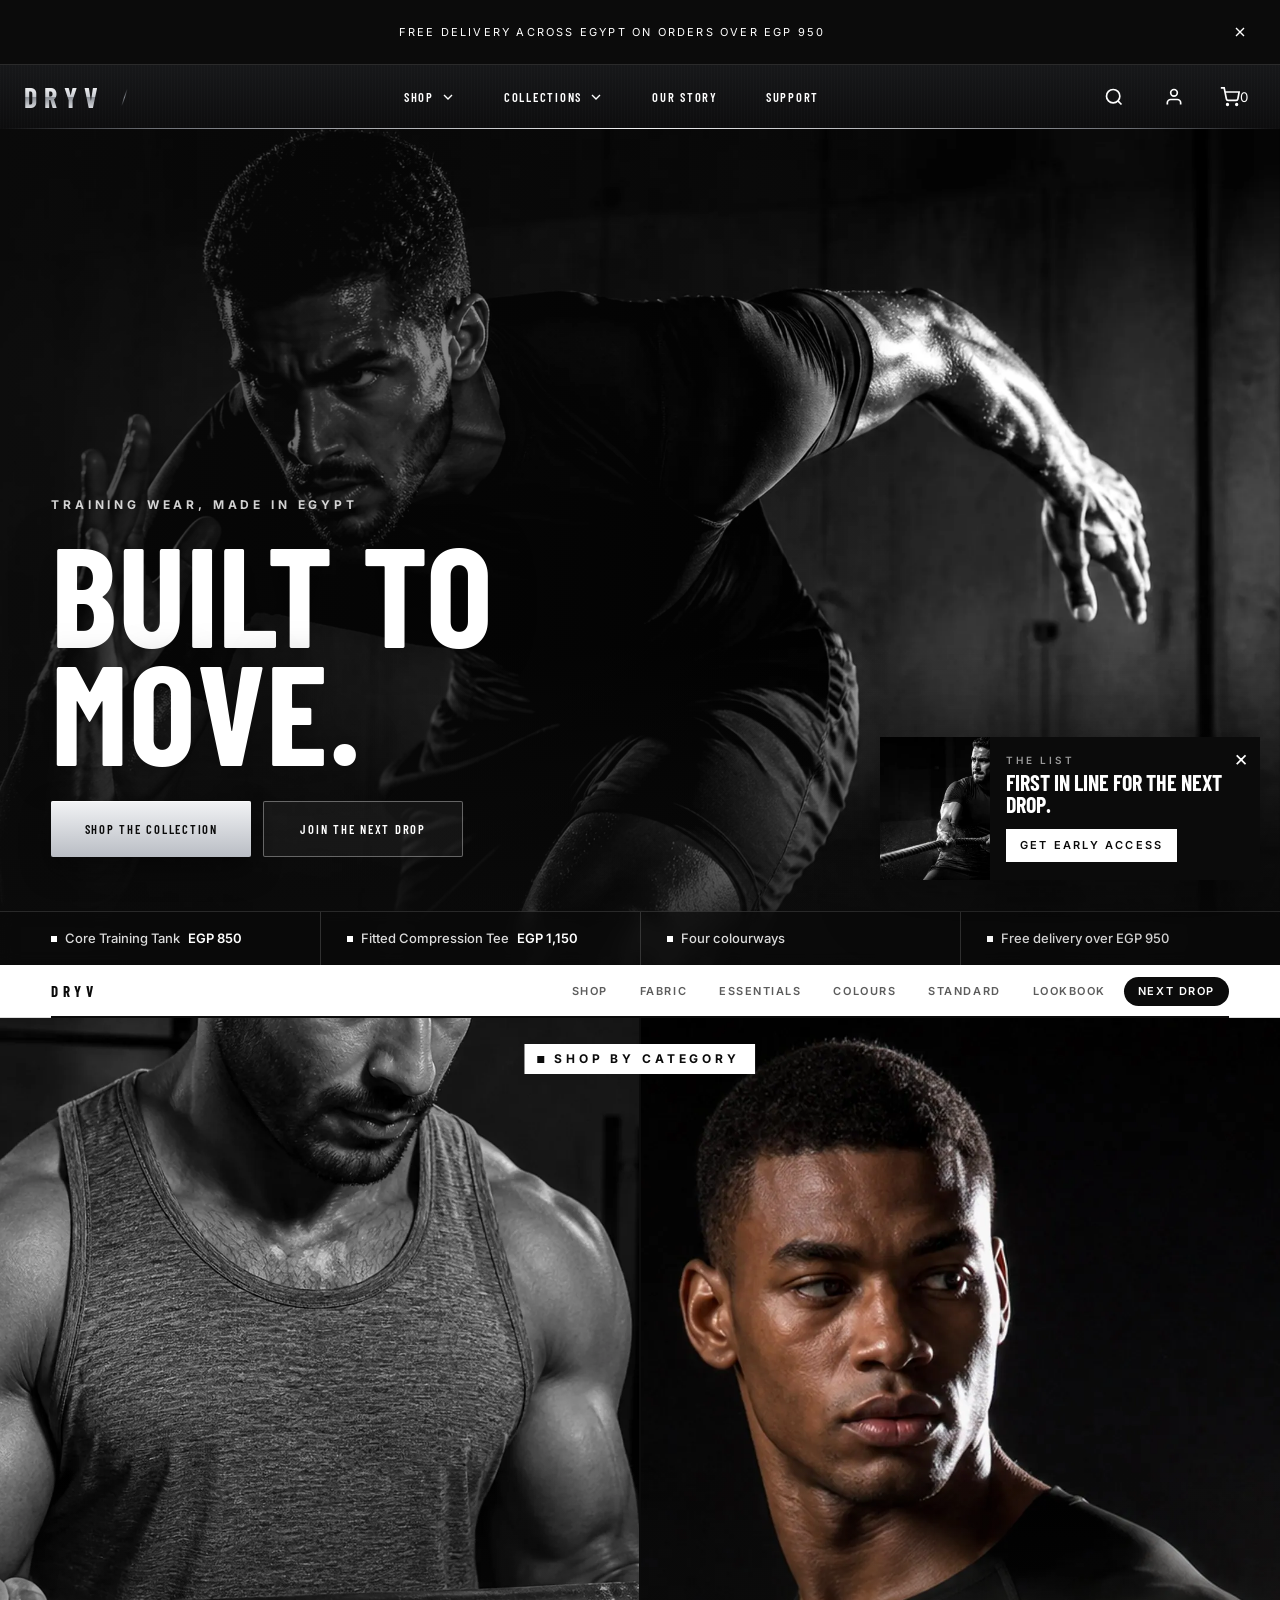
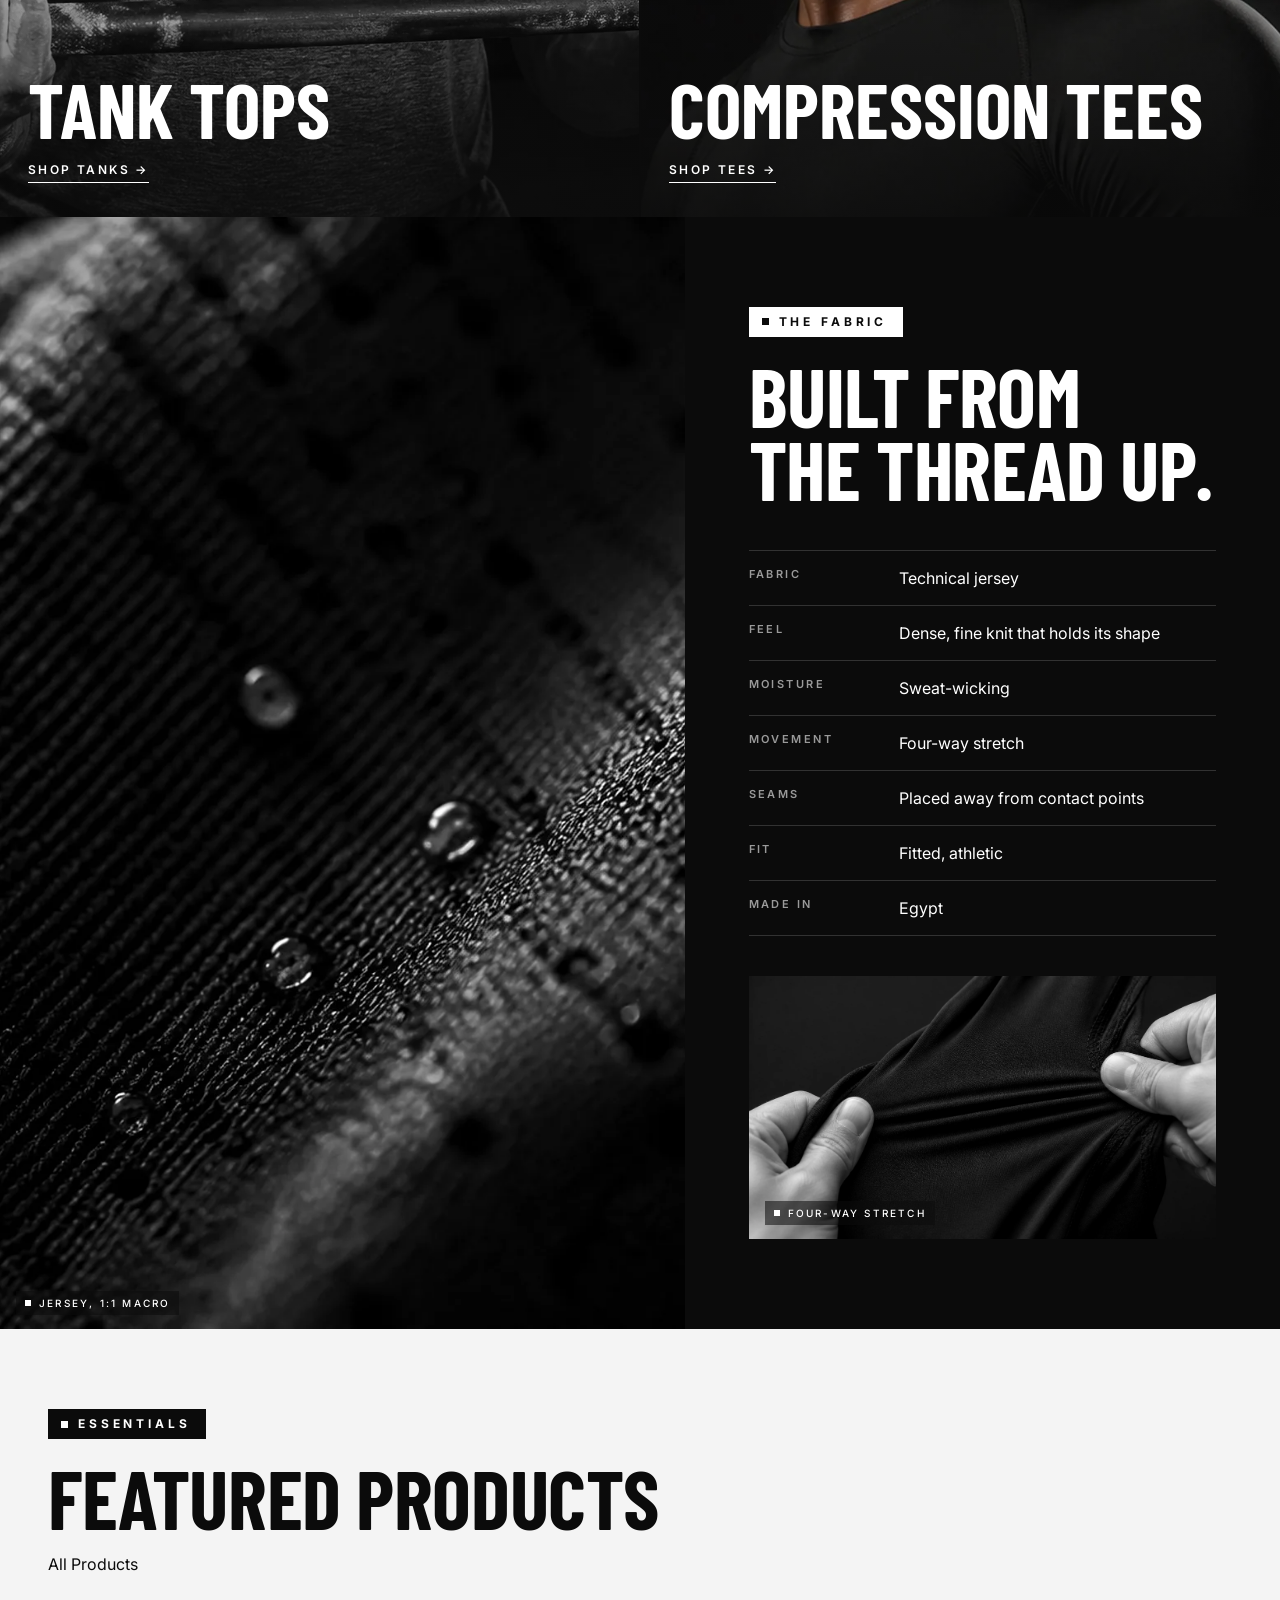
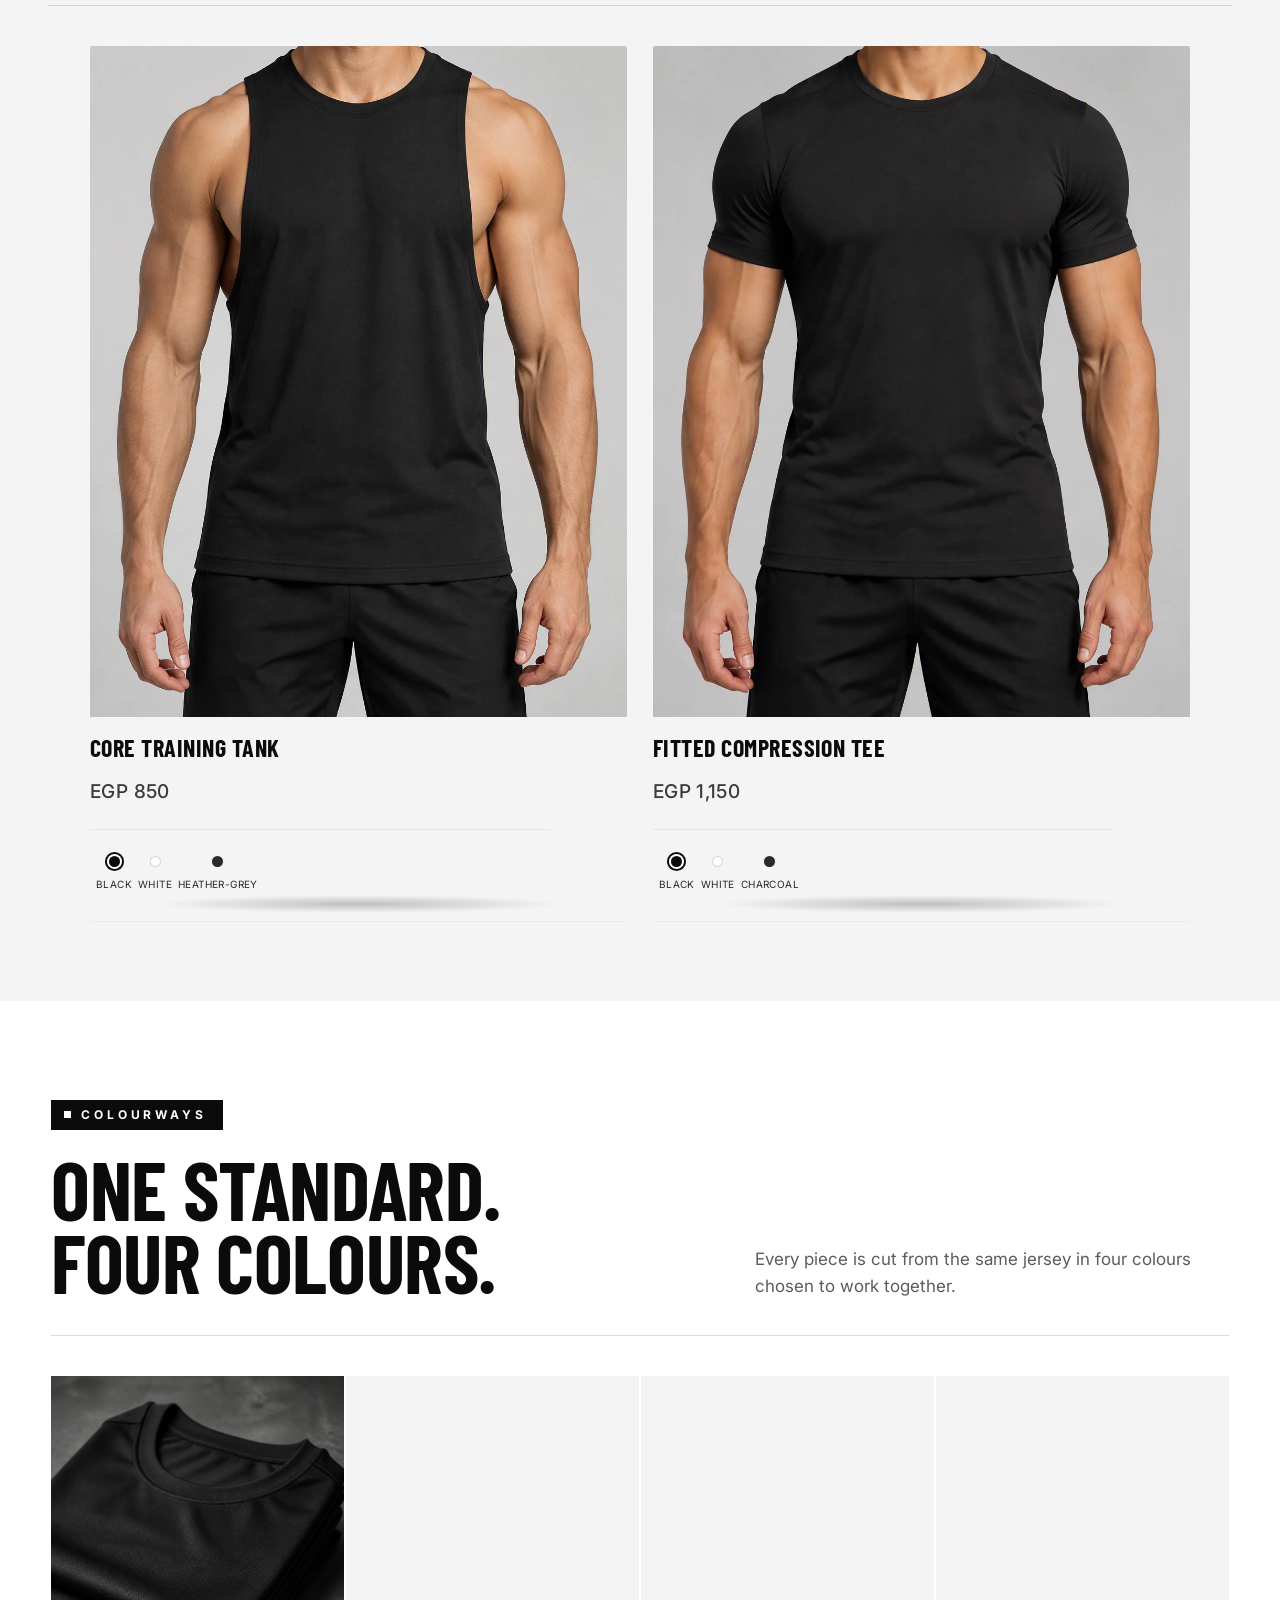
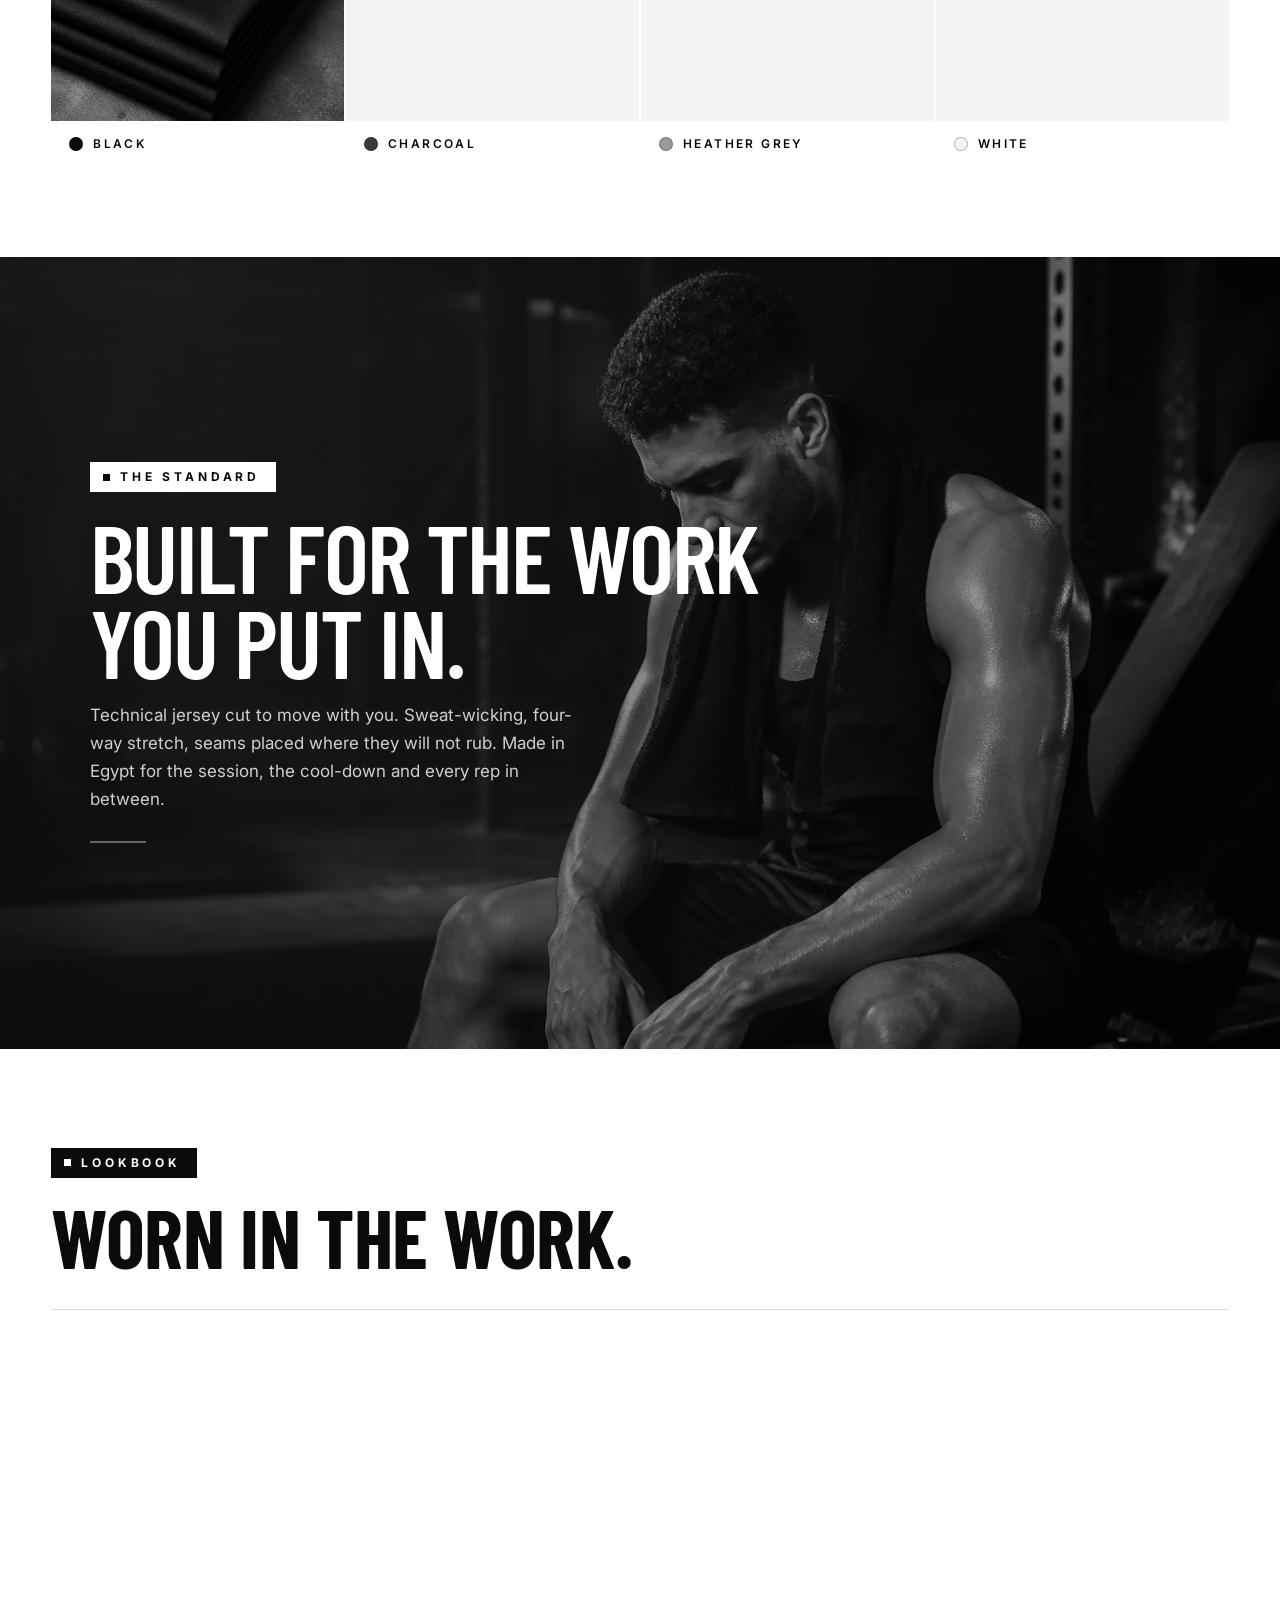
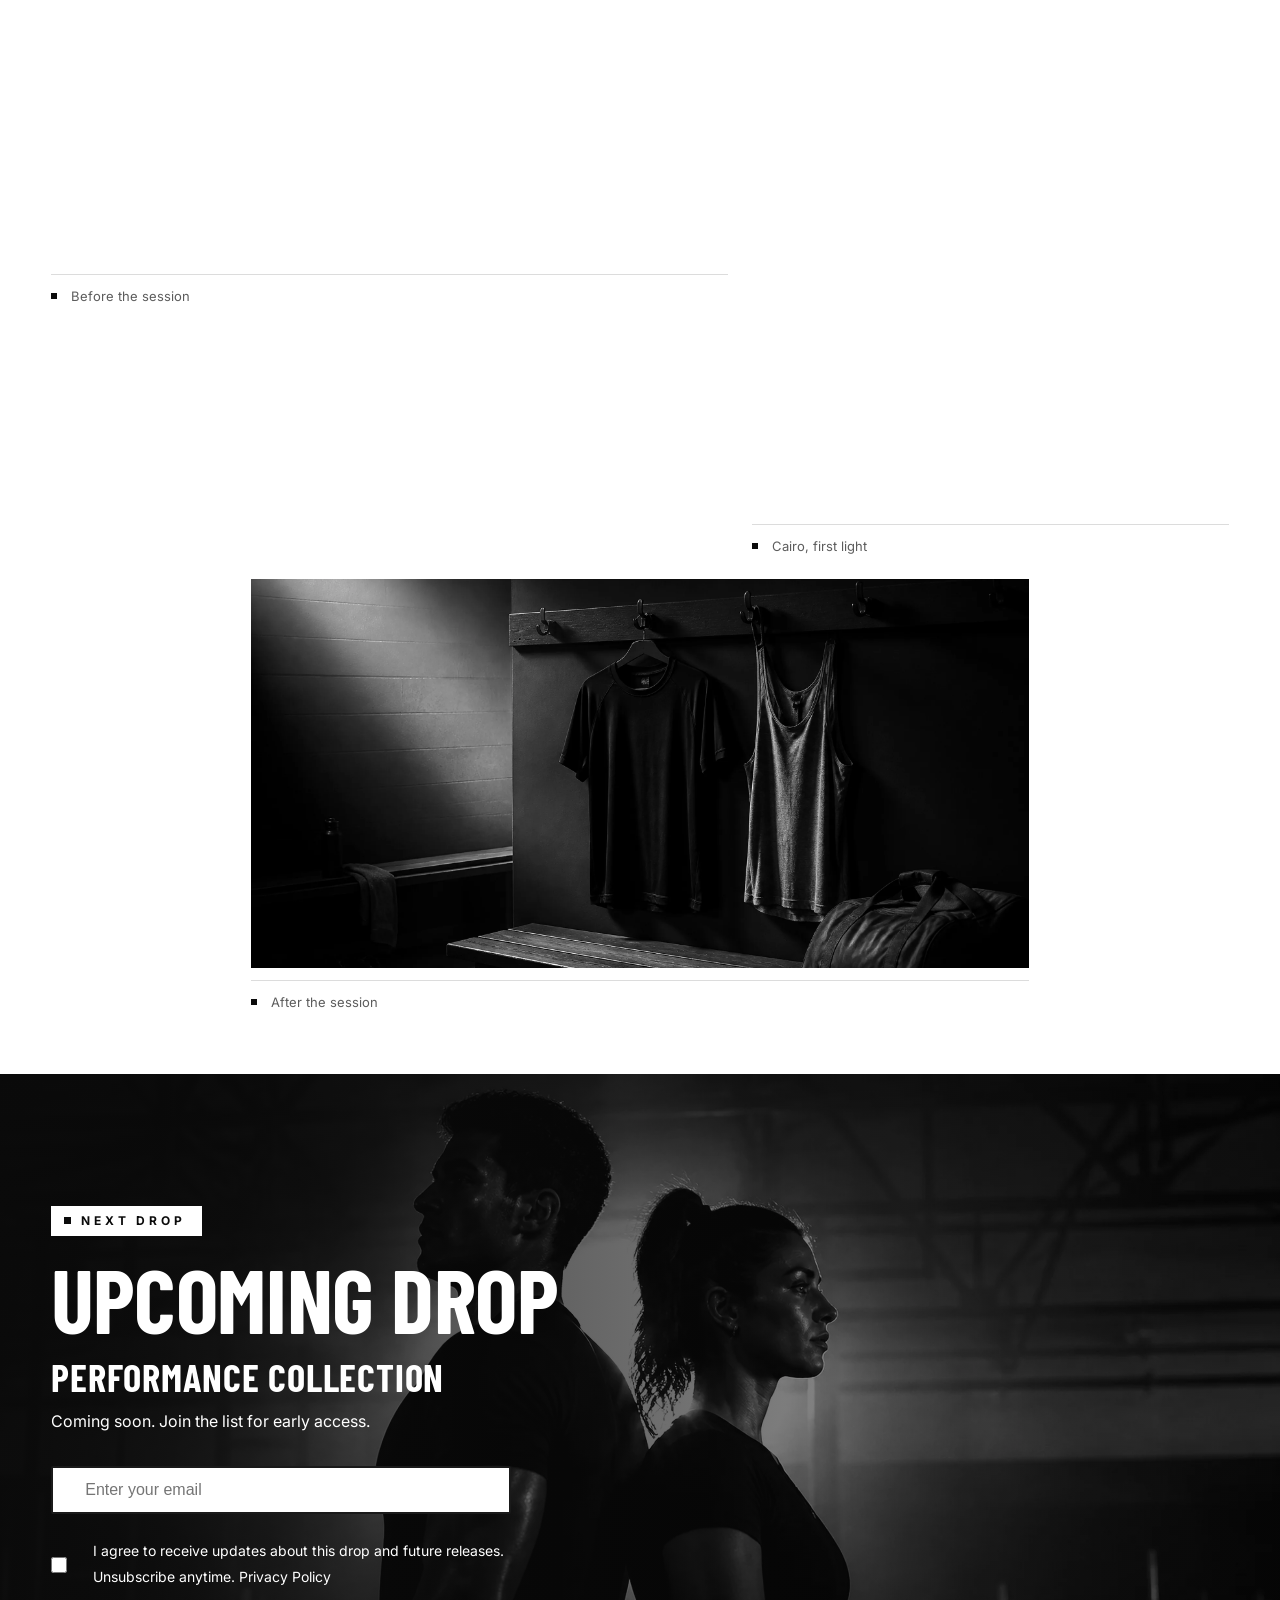
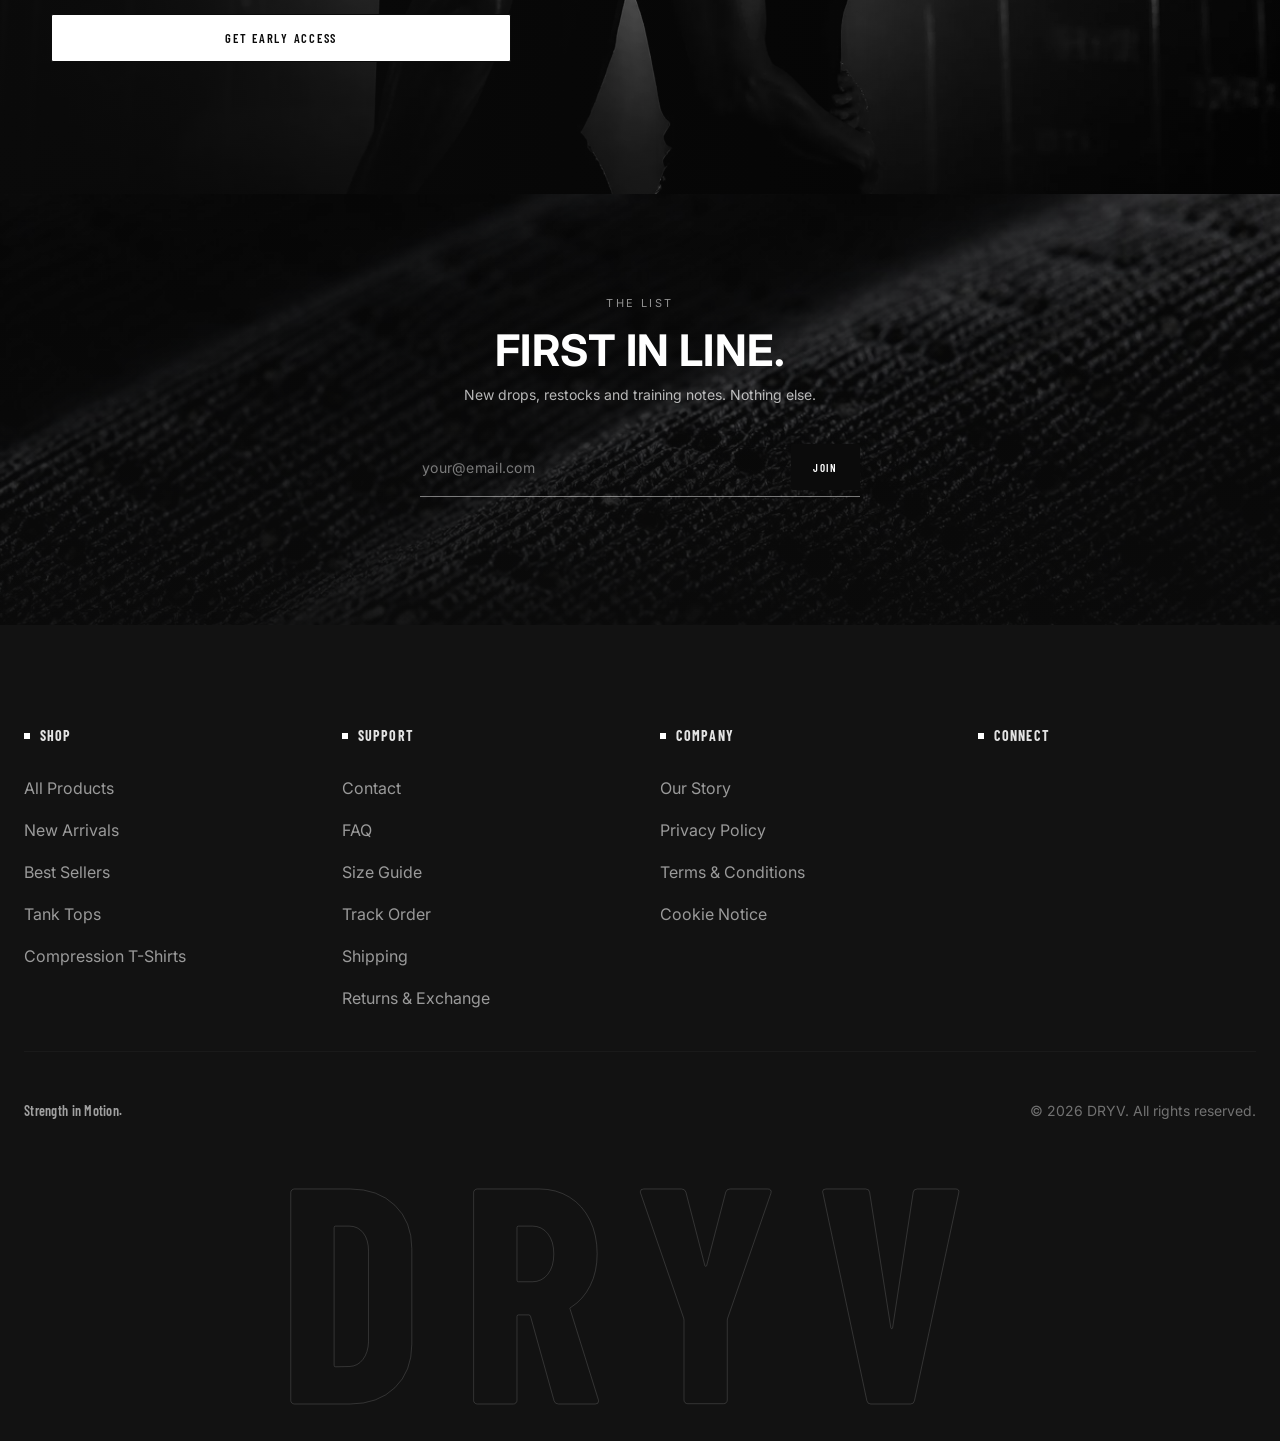
<file: index.html>
<!DOCTYPE html>
<html lang="en" dir="ltr">
<head>
  <meta charset="UTF-8">
  <meta name="viewport" content="width=device-width, initial-scale=1.0">
  <meta name="description" content="DRYV - Premium athletic apparel and gymwear. Strength in Motion. Tank tops, compression tees, and performance collections for Egypt.">
  <meta name="theme-color" content="#0B0B0B">
  <title>DRYV | Strength in Motion</title>
  <meta name="robots" content="noindex,nofollow">
  <link rel="canonical" href="https://dryv.com/">
  <link rel="preconnect" href="https://fonts.googleapis.com">
  <link rel="preconnect" href="https://fonts.gstatic.com" crossorigin>
  <link rel="preload" as="style" href="https://fonts.googleapis.com/css2?family=Barlow+Condensed:wght@600;700&family=Inter:wght@400;500;600&display=swap">
  <link rel="stylesheet" href="https://fonts.googleapis.com/css2?family=Barlow+Condensed:wght@600;700&family=Inter:wght@400;500;600&display=swap" media="print" onload="this.media='all'">
  <noscript><link rel="stylesheet" href="https://fonts.googleapis.com/css2?family=Barlow+Condensed:wght@600;700&family=Inter:wght@400;500;600&display=swap"></noscript>
  <link rel="preload" as="image" href="assets/img/gen/dryv-sprint-960.webp" imagesrcset="assets/img/gen/dryv-sprint-960.webp 960w, assets/img/gen/dryv-sprint.webp 2400w" imagesizes="100vw" type="image/webp" fetchpriority="high">
  
  <link rel="stylesheet" href="styles.css?v=20261101rd3">
  <link rel="stylesheet" href="redesign.css?v=20261101rd3b">
  <link rel="stylesheet" href="editorial.css?v=20261101i14">
  <link rel="stylesheet" href="premium.css?v=20261103p11">
  <link rel="stylesheet" href="x3d.css?v=20261102x2" media="print" onload="this.media='all'">
  <script type="importmap">{"imports":{"three":"./vendor/three.module.min.js"}}</script>
  <link rel="stylesheet" href="intro.css?v=20261103v27" media="print" onload="this.media='all'">
  <link rel="manifest" href="site.webmanifest">
  <link rel="icon" href="favicon.ico" sizes="any">
  <link rel="icon" type="image/png" sizes="32x32" href="assets/img/favicon-32.png">
  <link rel="apple-touch-icon" href="assets/img/apple-touch-icon.png">
  <meta property="og:type" content="website">
  <meta property="og:title" content="DRYV | Strength in Motion">
  <meta property="og:description" content="Premium athletic apparel and gymwear. Tank tops, compression tees, and performance collections for Egypt.">
  <meta property="og:image" content="https://dryv.com/assets/img/cover-motion.jpg">
  <meta property="og:url" content="https://dryv.com/">
  <meta name="twitter:card" content="summary_large_image">
  <meta name="twitter:title" content="DRYV | Strength in Motion">
  <meta name="twitter:description" content="Premium athletic apparel and gymwear. Tank tops, compression tees, and performance collections for Egypt.">
  <meta name="twitter:image" content="https://dryv.com/assets/img/cover-motion.jpg">
  <script type="application/ld+json">
  {
    "@context": "https://schema.org",
    "@type": "Organization",
    "name": "DRYV",
    "url": "https://dryv.com",
    "logo": "https://dryv.com/assets/img/dryv-logo-approved.png",
    "sameAs": []
  }
  </script>
<script src="https://eu-assets.i.posthog.com/static/array.js" defer onload="posthog.init('phc_kqRPAh6JxhLPSdpVa9ZXk2xPQULtKB6kfFKTVh4aqcPj',{api_host:'https://eu.i.posthog.com',person_profiles:'identified_only',capture_pageview:'history_change'})"></script>
</head>
<body>
  <!-- Announcement Bar -->
  <div class="announcement-bar" id="announcementBar" role="status" aria-live="polite">
    <div class="announcement-bar-inner">
      <span class="announcement-text" id="announcementText"></span>
      <button class="announcement-dismiss" id="announcementDismiss" aria-label="Dismiss announcement" type="button">
        <svg width="16" height="16" viewBox="0 0 24 24" fill="none" stroke="currentColor" stroke-width="2" aria-hidden="true"><path d="M18 6L6 18M6 6l12 12"/></svg>
      </button>
    </div>
  </div>

  <!-- Header -->
  <header class="header" id="header" role="banner">
    <div class="header-inner">
      <!-- Logo -->
      <a href="#/" class="logo" id="logo" aria-label="DRYV Home">
        <span class="logo-text">DRYV</span>
      </a>

      <!-- Desktop Navigation -->
      <nav class="header-nav" id="headerNav" role="navigation" aria-label="Primary navigation">
        <button class="nav-item has-dropdown" id="shopBtn" type="button" aria-expanded="false" aria-haspopup="true" aria-controls="shopDropdown">
          Shop
          <svg class="chevron" width="16" height="16" viewBox="0 0 24 24" fill="none" stroke="currentColor" stroke-width="2" aria-hidden="true"><path d="M6 9l6 6 6-6"/></svg>
        </button>
        <div class="dropdown" id="shopDropdown" role="menu" aria-label="Shop" hidden>
          <a href="#/collections/all" class="dropdown-item" role="menuitem">All Products</a>
          <a href="#/collections/new-arrivals" class="dropdown-item" role="menuitem">New Arrivals</a>
          <a href="#/collections/best-sellers" class="dropdown-item" role="menuitem">Best Sellers</a>
          <hr class="dropdown-divider">
          <a href="#/collections/tank-tops" class="dropdown-item" role="menuitem">Tank Tops</a>
          <a href="#/collections/compression-t-shirts" class="dropdown-item" role="menuitem">Compression T-Shirts</a>
          <a href="#/collections/upcoming-drops" class="dropdown-item" role="menuitem">Upcoming Drops</a>
        </div>

        <button class="nav-item has-dropdown" id="collectionsBtn" type="button" aria-expanded="false" aria-haspopup="true" aria-controls="collectionsDropdown">
          Collections
          <svg class="chevron" width="16" height="16" viewBox="0 0 24 24" fill="none" stroke="currentColor" stroke-width="2" aria-hidden="true"><path d="M6 9l6 6 6-6"/></svg>
        </button>
        <div class="dropdown" id="collectionsDropdown" role="menu" aria-label="Collections" hidden>
          <a href="#/collections/new-arrivals" class="dropdown-item" role="menuitem">New Arrivals</a>
          <a href="#/collections/best-sellers" class="dropdown-item" role="menuitem">Best Sellers</a>
          <a href="#/collections/tank-tops" class="dropdown-item" role="menuitem">Tank Tops</a>
          <a href="#/collections/compression-t-shirts" class="dropdown-item" role="menuitem">Compression T-Shirts</a>
        </div>

        <a href="#/pages/about" class="nav-item">Our Story</a>
        <a href="#/pages/support" class="nav-item">Support</a>

        <!-- Early Access link (shown conditionally) -->
        <a href="#/early-access" class="nav-item early-access-link" id="earlyAccessLink" style="display:none;">Early Access</a>
      </nav>

      <!-- Utility Icons -->
      <div class="header-utils" role="navigation" aria-label="Utility navigation">
        <button class="icon-btn" id="searchBtn" type="button" aria-label="Search" aria-expanded="false" aria-controls="searchDrawer">
          <svg width="20" height="20" viewBox="0 0 24 24" fill="none" stroke="currentColor" stroke-width="2" aria-hidden="true"><circle cx="11" cy="11" r="8"/><path d="M21 21l-4.35-4.35"/></svg>
        </button>

        <button class="icon-btn" id="accountBtn" type="button" aria-label="Account">
          <svg width="20" height="20" viewBox="0 0 24 24" fill="none" stroke="currentColor" stroke-width="2" aria-hidden="true"><path d="M20 21v-2a4 4 0 0 0-4-4H8a4 4 0 0 0-4 4v2"/><circle cx="12" cy="7" r="4"/></svg>
        </button>

        <button class="icon-btn cart-btn" id="cartBtn" type="button" aria-label="Cart" aria-expanded="false" aria-controls="cartDrawer">
          <svg width="20" height="20" viewBox="0 0 24 24" fill="none" stroke="currentColor" stroke-width="2" aria-hidden="true"><circle cx="9" cy="21" r="1"/><circle cx="20" cy="21" r="1"/><path d="M1 1h4l2.68 13.39a2 2 0 0 0 2 1.61h9.72a2 2 0 0 0 2-1.61L23 6H6"/></svg>
          <span class="cart-count" id="cartCount" aria-live="polite">0</span>
        </button>

        <!-- Mobile Menu Button -->
        <button class="icon-btn mobile-menu-btn" id="mobileMenuBtn" type="button" aria-label="Menu" aria-expanded="false" aria-controls="mobileDrawer">
          <svg width="24" height="24" viewBox="0 0 24 24" fill="none" stroke="currentColor" stroke-width="2" aria-hidden="true"><line x1="3" y1="12" x2="21" y2="12"/><line x1="3" y1="6" x2="21" y2="6"/><line x1="3" y1="18" x2="21" y2="18"/></svg>
        </button>
      </div>
    </div>

    <!-- Search Drawer -->
    <div class="search-drawer" id="searchDrawer" role="search" aria-label="Search products" hidden>
      <div class="search-drawer-inner">
        <label for="searchInput" class="visually-hidden">Search products</label>
        <input type="search" id="searchInput" class="search-input" placeholder="Search products..." autocomplete="off" aria-label="Search products">
        <button class="search-close" id="searchClose" type="button" aria-label="Close search">
          <svg width="24" height="24" viewBox="0 0 24 24" fill="none" stroke="currentColor" stroke-width="2" aria-hidden="true"><path d="M18 6L6 18M6 6l12 12"/></svg>
        </button>
        <div class="search-results" id="searchResults" role="listbox" aria-label="Search results"></div>
      </div>
    </div>
  </header>

  <!-- Mobile Drawer -->
  <div class="mobile-drawer" id="mobileDrawer" role="dialog" aria-modal="true" aria-label="Menu" hidden>
    <div class="mobile-drawer-inner">
      <div class="mobile-drawer-header">
        <h2>Menu</h2>
        <button class="drawer-close" id="mobileDrawerClose" type="button" aria-label="Close menu">
          <svg width="24" height="24" viewBox="0 0 24 24" fill="none" stroke="currentColor" stroke-width="2" aria-hidden="true"><path d="M18 6L6 18M6 6l12 12"/></svg>
        </button>
      </div>
      <div class="mobile-search">
        <label for="mobileSearchInput" class="visually-hidden">Search products</label>
        <input type="search" id="mobileSearchInput" placeholder="Search products..." autocomplete="off" aria-label="Search products">
      </div>
      <nav class="mobile-nav" role="navigation" aria-label="Mobile navigation">
        <a href="#/collections/all" class="mobile-nav-item">All Products</a>
        <a href="#/collections/new-arrivals" class="mobile-nav-item">New Arrivals</a>
        <a href="#/collections/best-sellers" class="mobile-nav-item">Best Sellers</a>
        <a href="#/collections/tank-tops" class="mobile-nav-item">Tank Tops</a>
        <a href="#/collections/compression-t-shirts" class="mobile-nav-item">Compression T-Shirts</a>
        <a href="#/collections/upcoming-drops" class="mobile-nav-item">Upcoming Drops</a>
        <a href="#/pages/about" class="mobile-nav-item">Our Story</a>
        <a href="#/pages/support" class="mobile-nav-item">Support</a>
        <a href="#/early-access" class="mobile-nav-item early-access-link" id="mobileEarlyAccessLink" style="display:none;">Early Access</a>
      </nav>
      <div class="mobile-drawer-footer">
        <a href="#/pages/contact" class="mobile-contact">Contact Us</a>
        <a href="#" class="mobile-whatsapp" id="mobileWhatsApp" style="display:none;">WhatsApp</a>
      </div>
    </div>
    <div class="mobile-drawer-backdrop" id="mobileDrawerBackdrop"></div>
  </div>

  <!-- Cart Drawer -->
  <div class="cart-drawer" id="cartDrawer" role="dialog" aria-modal="true" aria-label="Shopping cart" hidden>
    <div class="cart-drawer-inner">
      <div class="cart-drawer-header">
        <h2>Shopping Cart</h2>
        <button class="drawer-close" id="cartDrawerClose" type="button" aria-label="Close cart">
          <svg width="24" height="24" viewBox="0 0 24 24" fill="none" stroke="currentColor" stroke-width="2" aria-hidden="true"><path d="M18 6L6 18M6 6l12 12"/></svg>
        </button>
      </div>
      <div class="cart-drawer-content" id="cartDrawerContent">
        <div class="cart-empty" id="cartEmpty" hidden>
          <p>Your cart is empty.</p>
          <a href="#/collections/all" class="btn btn-primary">Continue Shopping</a>
        </div>
        <div class="cart-items" id="CartItems" role="list" aria-label="Cart items"></div>
        <div class="cart-summary" id="cartSummary" hidden>
          <div class="cart-row">
            <span>Subtotal</span>
            <span id="cartSubtotal">EGP 0</span>
          </div>
          <div class="cart-row">
            <span>Shipping</span>
            <span id="cartShipping">Calculated at checkout</span>
          </div>
          <div class="cart-discount">
            <label for="discountCode" class="visually-hidden">Discount code</label>
            <input type="text" id="discountCode" placeholder="Discount code" aria-label="Discount code">
            <button id="applyDiscount" class="btn btn-secondary btn-sm" type="button">Apply</button>
            <p class="discount-message" id="discountMessage" aria-live="polite"></p>
          </div>
          <div class="free-shipping-progress" id="freeShippingProgress" hidden>
            <div class="progress-bar">
              <div class="progress-fill" id="progressFill" style="width: 0%"></div>
            </div>
            <p id="freeShippingText"></p>
          </div>
          <div class="cart-total">
            <span>Total</span>
            <span id="cartTotal">EGP 0</span>
          </div>
          <a href="#/cart" class="btn btn-primary btn-block" id="goToCart">View Cart</a>
          <button class="btn btn-secondary btn-block" id="checkoutBtn" type="button">Checkout</button>
        </div>
      </div>
    </div>
    <div class="cart-drawer-backdrop" id="cartDrawerBackdrop"></div>
  </div>

  <!-- Toast Container -->
  <div class="toast-container" id="toastContainer" role="region" aria-label="Notifications" aria-live="polite"></div>

  <!-- Main Content -->
  <main id="mainContent" role="main">
  <!-- Home hero is in the HTML so the LCP image paints before any script runs; home.js adopts this node. -->
  <section class="ed-hero" data-3d="hero" data-static aria-labelledby="heroHeadline">
        
    <picture class="ed-hero__img">
      <source type="image/webp" srcset="assets/img/gen/dryv-sprint-960.webp 960w, assets/img/gen/dryv-sprint.webp 2400w" sizes="100vw">
      <img src="assets/img/gen/dryv-sprint.jpg" alt="Athlete in a black DRYV fitted compression tee driving out of a sprint start" loading="eager" fetchpriority="high" decoding="async">
    </picture>
        <div class="ed-hero__lockup">
          <p class="ed-kicker ed-label is-popped">Training wear, made in Egypt</p>
          <h1 id="heroHeadline" class="ed-hero__title">BUILT TO MOVE.</h1>
          <div class="ed-hero__actions">
            <a href="#/collections/all" class="btn btn-primary btn-on-dark btn-lg">Shop the Collection</a>
            <a href="#/drop/performance-collection" class="btn btn-secondary-on-dark btn-lg">Join the Next Drop</a>
          </div>
        </div>
        <ul class="ed-ribbon" aria-label="At a glance">
          <li>Core Training Tank <b>EGP 850</b></li>
          <li>Fitted Compression Tee <b>EGP 1,150</b></li>
          <li>Four colourways</li>
          <li>Free delivery over EGP 950</li>
        </ul>
      </section>
  </main>
  <script>if (location.hash && !/^#\/?$/.test(location.hash)) document.getElementById('mainContent').innerHTML = '';</script>

  <!-- Footer -->
  <footer class="footer" role="contentinfo">
    <div class="footer-inner">
      <div class="footer-grid">
        <div class="footer-column">
          <h3>Shop</h3>
          <nav aria-label="Shop links">
            <a href="#/collections/all">All Products</a>
            <a href="#/collections/new-arrivals">New Arrivals</a>
            <a href="#/collections/best-sellers">Best Sellers</a>
            <a href="#/collections/tank-tops">Tank Tops</a>
            <a href="#/collections/compression-t-shirts">Compression T-Shirts</a>
          </nav>
        </div>
        <div class="footer-column">
          <h3>Support</h3>
          <nav aria-label="Support links">
            <a href="#/pages/contact">Contact</a>
            <a href="#/pages/faq">FAQ</a>
            <a href="#/pages/size-guide">Size Guide</a>
            <a href="#/pages/track-order">Track Order</a>
            <a href="#/policies/shipping">Shipping</a>
            <a href="#/policies/returns">Returns & Exchange</a>
          </nav>
        </div>
        <div class="footer-column">
          <h3>Company</h3>
          <nav aria-label="Company links">
            <a href="#/pages/about">Our Story</a>
            <a href="#/policies/privacy">Privacy Policy</a>
            <a href="#/policies/terms">Terms & Conditions</a>
            <a href="#/policies/cookie">Cookie Notice</a>
          </nav>
        </div>
        <div class="footer-column footer-connect">
          <h3>Connect</h3>
          <nav aria-label="Social links">
            <a href="#" class="social-link" id="footerInstagram" style="display:none;">Instagram</a>
            <a href="#" class="social-link" id="footerWhatsApp" style="display:none;">WhatsApp</a>
          </nav>
          <div class="newsletter-signup">
            <label for="footerEmail" class="visually-hidden">Email for newsletter</label>
            <input type="email" id="footerEmail" placeholder="Your email" aria-label="Email for newsletter">
            <button id="footerSubscribe" class="btn btn-primary" type="button">Subscribe</button>
          </div>
        </div>
      </div>
      <div class="footer-bottom">
        <p class="slogan" id="footerSlogan">Strength in Motion.</p>
        <p class="copyright" id="footerCopyright">© 2026 DRYV. All rights reserved.</p>
      </div>
    </div>
  </footer>

  <!-- Cookie Notice Bar -->
  <div class="cookie-notice" id="cookieNotice" role="dialog" aria-label="Cookie preferences" hidden>
    <p class="cookie-text" id="cookieText"></p>
    <div class="cookie-actions">
      <button id="cookieDecline" class="btn btn-secondary" type="button">Decline</button>
      <button id="cookieAccept" class="btn btn-primary" type="button">Accept</button>
    </div>
  </div>

  <!-- Modals -->
  <div class="modal" id="sizeGuideModal" role="dialog" aria-modal="true" aria-labelledby="sizeGuideModalTitle" hidden>
    <div class="modal-inner">
      <div class="modal-header">
        <h2 id="sizeGuideModalTitle">Size Guide</h2>
        <button class="modal-close" type="button" aria-label="Close size guide">
          <svg width="24" height="24" viewBox="0 0 24 24" fill="none" stroke="currentColor" stroke-width="2" aria-hidden="true"><path d="M18 6L6 18M6 6l12 12"/></svg>
        </button>
      </div>
      <div class="modal-content" id="sizeGuideModalContent"></div>
    </div>
    <div class="modal-backdrop" id="sizeGuideModalBackdrop"></div>
  </div>

  <div class="modal" id="notificationModal" role="dialog" aria-modal="true" aria-labelledby="notificationModalTitle" hidden>
    <div class="modal-inner modal-small">
      <div class="modal-header">
        <h2 id="notificationModalTitle"></h2>
        <button class="modal-close" type="button" aria-label="Close">
          <svg width="24" height="24" viewBox="0 0 24 24" fill="none" stroke="currentColor" stroke-width="2" aria-hidden="true"><path d="M18 6L6 18M6 6l12 12"/></svg>
        </button>
      </div>
      <div class="modal-content" id="notificationModalContent"></div>
    </div>
    <div class="modal-backdrop" id="notificationModalBackdrop"></div>
  </div>

  <!-- Scripts -->
  <script src="config.js?v=20261102d"></script>
  <script src="i18n.js?v=20261102d"></script>
  <script src="js/analytics.js?v=20261102d"></script>
  <script src="js/meta.js?v=20261101i13"></script>
  <script src="js/core.js?v=20261101i05"></script>
  <script src="js/cover-band.js?v=20261102p1" defer></script>
  <script src="js/home.js?v=20261102p1" defer></script>
  <script src="js/pop.js?v=20261102p1" defer></script>
  <script src="js/redesign.js?v=20261101i06" defer></script>
  <script src="js/shop.js?v=20261102d" defer></script>
  <script src="js/product.js?v=20261101rd3" defer></script>
  <script src="js/cart.js?v=20261102d" defer></script>
  <script src="js/checkout.js?v=20261101pay" defer></script>
  <script src="js/drop.js?v=20261102d" defer></script>
  <script src="js/pages.js?v=20261101i13" defer></script>

  <!-- DRYV Intro: dynamic import after first paint -->
  <script type="module">
    if ('requestIdleCallback' in window) {
      requestIdleCallback(() => import('./js/intro/intro.js?v=20261103v26'));
    } else {
      setTimeout(() => import('./js/intro/intro.js?v=20261103v26'), 0);
    }
  </script>
  <script src="js/nav-anchor.js?v=20261102d" defer></script>
  <script src="js/shop-stage.js?v=20261103s4" defer></script>
  <script src="js/depth.js?v=20261102x1" defer></script>
  <script type="module" src="js/three/stage.js?v=20261102h4"></script>
</body>
</html>
</file>
<file: styles.css>
/* the hidden attribute must beat class-based display rules */
[hidden] { display: none !important; }

/* DRYV Website Styles */
/* Design tokens from brief 3.2-3.6 */

:root {
  /* Colours */
  --color-black: #0B0B0B;
  --color-carbon: #161616;
  --color-graphite: #2B2B2B;
  --color-steel: #5C5C5C;
  --color-ash: #9A9A9A;
  --color-fog: #E3E3E3;
  --color-mist: #F4F4F4;
  --color-white: #FFFFFF;
  --color-error: #B3261E;
  --color-success: #1E6B34;
  --color-notice: #7A4F00;

  /* Fonts */
  --font-heading: 'Barlow Condensed', system-ui, sans-serif;
  --font-body: 'Inter', system-ui, sans-serif;

  /* Type scale */
  --h1-size-desktop: clamp(40px, 4vw, 64px);
  --h1-line-desktop: clamp(44px, 4.5vw, 68px);
  --h2-size-desktop: clamp(28px, 3vw, 40px);
  --h2-line-desktop: clamp(34px, 3.5vw, 46px);
  --h3-size-desktop: clamp(20px, 2.5vw, 24px);
  --h3-line-desktop: clamp(26px, 3vw, 30px);
  --body-size: 16px;
  --body-line: 26px;
  --small-size: 14px;
  --small-line: 20px;
  --button-size: 13px;
  --button-line: 16px;

  /* Spacing */
  --gutter-1: 16px;
  --gutter-2: 24px;
  --gutter-3: 32px;
  --gutter-4: 40px;
  --section-pad-1: 48px;
  --section-pad-2: 64px;
  --section-pad-3: 80px;
  --section-pad-4: 96px;
  --max-width: 1440px;

  /* Component tokens */
  --button-radius: 2px;
  --button-height-lg: 56px;
  --button-height-md: 48px;
  --button-height-sm: 44px;
  --transition-fast: 150ms ease-out;
  --focus-outline: 2px solid var(--color-black);
  --focus-offset: 2px;

  /* Product image aspect */
  --product-aspect: 4/5;
}

/* RTL support via logical properties */
html[dir="rtl"] {
  /* Logical properties handle mirroring automatically */
}

/* Reset & base */
*, *::before, *::after { box-sizing: border-box; }
html { scroll-behavior: smooth; }
@media (prefers-reduced-motion: reduce) {
  html { scroll-behavior: auto; }
  *, *::before, *::after { animation-duration: 0.01ms !important; transition-duration: 0.01ms !important; }
}

body {
  margin: 0;
  font-family: var(--font-body);
  font-size: var(--body-size);
  line-height: var(--body-line);
  color: var(--color-black);
  background: var(--color-white);
  -webkit-font-smoothing: antialiased;
  -moz-osx-font-smoothing: grayscale;
}

img { max-width: 100%; height: auto; display: block; }
a { color: inherit; text-decoration: none; }
button { font-family: inherit; cursor: pointer; border: none; background: none; }

/* Focus visible */
:focus:not(:focus-visible) { outline: none; }
:focus-visible {
  outline: var(--focus-outline);
  outline-offset: var(--focus-offset);
}

/* Visually hidden */
.visually-hidden {
  position: absolute; width: 1px; height: 1px; padding: 0; margin: -1px;
  overflow: hidden; clip: rect(0,0,0,0); white-space: nowrap; border: 0;
}

/* Headings */
h1, h2, h3, h4, h5, h6 {
  font-family: var(--font-heading);
  font-weight: 700;
  text-transform: uppercase;
  letter-spacing: 0.02em;
  line-height: 1.1;
  margin: 0 0 var(--gutter-1);
}
h1 { font-size: var(--h1-size-desktop); line-height: var(--h1-line-desktop); }
h2 { font-size: var(--h2-size-desktop); line-height: var(--h2-line-desktop); }
h3 { font-size: var(--h3-size-desktop); line-height: var(--h3-line-desktop); }

/* Buttons */
.btn {
  display: inline-flex;
  align-items: center;
  justify-content: center;
  gap: var(--gutter-1);
  font-family: var(--font-heading);
  font-size: var(--button-size);
  line-height: 1;
  font-weight: 600;
  text-transform: uppercase;
  letter-spacing: 0.08em;
  border-radius: 0;
  transition: background-color 160ms ease-out, color 160ms ease-out, border-color 160ms ease-out, transform 150ms ease-out;
  white-space: nowrap;
  min-height: 46px;
  padding: 0 26px;
  border: 1px solid currentColor;
  text-decoration: none;
  cursor: pointer;
}
.btn:active { transform: translateY(1px); }
.btn[disabled], .btn.is-disabled { opacity: 0.38; pointer-events: none; }
.btn-primary {
  background: var(--color-black);
  color: var(--color-white);
  border: 1px solid var(--color-black);
}
.btn-primary:hover { background: var(--color-white); color: var(--color-black); }
.btn-primary:focus-visible { outline-color: var(--color-black); }
.btn-secondary {
  background: transparent;
  color: var(--color-black);
  border: 1px solid var(--color-black);
}
.btn-secondary:hover { background: var(--color-black); color: var(--color-white); }
.btn-secondary:focus-visible { outline-color: var(--color-black); }
.btn-on-dark {
  background: var(--color-white);
  color: var(--color-black);
  border: 1px solid var(--color-white);
}
.btn-on-dark:hover { background: transparent; color: var(--color-white); }
.btn-on-dark:focus-visible { outline-color: var(--color-white); }
.btn-secondary-on-dark {
  background: transparent;
  color: var(--color-white);
  border: 1px solid var(--color-white);
}
.btn-secondary-on-dark:hover { background: var(--color-white); color: var(--color-black); }
.btn-secondary-on-dark:focus-visible { outline-color: var(--color-white); }
.btn-lg { height: var(--button-height-lg); padding: 0 var(--gutter-3); min-width: 200px; }
.btn-md { height: var(--button-height-md); padding: 0 var(--gutter-2); }
.btn-sm { height: var(--button-height-sm); padding: 0 var(--gutter-1); }
.btn-block { width: 100%; }

/* Icon buttons */
.icon-btn {
  display: inline-flex;
  align-items: center;
  justify-content: center;
  width: 44px;
  height: 44px;
  border-radius: var(--button-radius);
  color: var(--color-black);
  transition: background var(--transition-fast);
}
.icon-btn:hover { background: var(--color-fog); }
.icon-btn:focus-visible { outline-color: var(--color-black); }

/* Container */
.container {
  width: 100%;
  max-width: var(--max-width);
  margin: 0 auto;
  padding: 0 var(--gutter-2);
}

/* Announcement Bar */
.announcement-bar {
  background: var(--color-carbon);
  color: var(--color-white);
  font-size: var(--small-size);
  line-height: var(--small-line);
  padding: var(--gutter-1) 0;
  overflow: hidden;
}
.announcement-bar.hidden { display: none; }
.announcement-bar-inner { 
  display: flex; 
  align-items: center; 
  justify-content: space-between; 
  gap: var(--gutter-2); 
  max-width: var(--max-width); 
  margin: 0 auto; 
  padding: 0 var(--gutter-2); 
}
.announcement-text { flex: 1; text-align: center; min-width: 0; }
.announcement-dismiss {
  display: flex; align-items: center; justify-content: center;
  width: 32px; height: 32px; flex-shrink: 0;
  color: var(--color-white);
  border-radius: var(--button-radius);
  transition: background var(--transition-fast);
}
.announcement-dismiss:hover { background: rgba(255,255,255,0.1); }

/* Header */
.header { position: sticky; top: 0; z-index: 100; background: var(--color-white); border-bottom: 1px solid var(--color-fog); }
.header-inner { display: flex; align-items: center; justify-content: space-between; gap: var(--gutter-2); height: 64px; max-width: var(--max-width); margin: 0 auto; padding: 0 var(--gutter-2); }
.logo { display: flex; align-items: center; }
.logo-text { font-family: var(--font-heading); font-size: 28px; font-weight: 700; letter-spacing: 0.18em; color: var(--color-black); }

/* Desktop nav */
.header-nav { display: flex; align-items: center; gap: var(--gutter-1); }
.nav-item { display: flex; align-items: center; gap: 6px; padding: var(--gutter-1) var(--gutter-1); font-family: var(--font-heading); font-size: var(--small-size); font-weight: 600; text-transform: uppercase; letter-spacing: 0.02em; color: var(--color-black); border-radius: var(--button-radius); transition: color var(--transition-fast); }
.nav-item:hover { color: var(--color-steel); }
.nav-group { position: relative; }
.chevron { transition: transform var(--transition-fast); }
.nav-item[aria-expanded="true"] .chevron { transform: rotate(180deg); }

.dropdown {
  position: absolute;
  top: 100%;
  inset-inline-start: 0;
  min-width: 200px;
  background: var(--color-white);
  border: 1px solid var(--color-fog);
  border-radius: var(--button-radius);
  box-shadow: 0 8px 24px rgba(0,0,0,0.08);
  padding: var(--gutter-1);
  display: none;
  flex-direction: column;
  gap: 4px;
  z-index: 50;
}
.dropdown[hidden] { display: none; }
.dropdown:not([hidden]) { display: flex; }
.dropdown-item { padding: var(--gutter-1) var(--gutter-2); font-family: var(--font-body); font-size: var(--body-size); color: var(--color-black); border-radius: var(--button-radius); transition: background var(--transition-fast); }
.dropdown-item:hover { background: var(--color-mist); }
.dropdown-divider { border: none; border-top: 1px solid var(--color-fog); margin: var(--gutter-1) 0; }
.early-access-link { color: var(--color-notice); }
.early-access-link:hover { text-decoration: underline; }

/* Header utils */
.header-utils { display: flex; align-items: center; gap: var(--gutter-1); }
.mobile-menu-btn { display: none; }

/* Search Drawer */
.search-drawer {
  position: fixed;
  inset: 0;
  z-index: 200;
  background: var(--color-white);
  transform: translateY(-100%);
  transition: transform var(--transition-fast), visibility var(--transition-fast);
  display: flex;
  align-items: flex-start;
  padding-top: 80px;
  visibility: hidden;
  overflow: hidden;
}
.search-drawer[hidden] { display: none; }
.search-drawer:not([hidden]) { 
  transform: translateY(0); 
  visibility: visible;
}
.search-drawer-inner { width: 100%; max-width: var(--max-width); margin: 0 auto; padding: 0 var(--gutter-2); }
.search-input { width: 100%; height: 56px; font-size: var(--body-size); padding: 0 var(--gutter-2); border: 2px solid var(--color-graphite); border-radius: var(--button-radius); background: var(--color-white); }
.search-input:focus { border-color: var(--color-black); outline: none; }
.search-close { position: absolute; top: 20px; inset-inline-end: 20px; width: 44px; height: 44px; }
.search-results { margin-top: var(--gutter-2); max-height: 60vh; overflow-y: auto; }
.search-result { display: flex; align-items: center; gap: var(--gutter-2); min-height: 72px; padding: var(--gutter-1); border-bottom: 1px solid var(--color-fog); color: var(--color-black); }
.search-result:hover { background: var(--color-mist); }
.search-result img { width: 56px; height: 56px; object-fit: cover; background: var(--color-mist); }
.search-empty { padding: var(--gutter-2) 0; color: var(--color-steel); }
.mobile-search-results { max-height: 30vh; }

/* Mobile Drawer */
.mobile-drawer {
  position: fixed;
  top: 0; inset-inline-end: 0; bottom: 0;
  width: 320px; max-width: 100%;
  z-index: 200;
  background: var(--color-white);
  transform: translateX(100%);
  transition: transform var(--transition-fast), visibility var(--transition-fast);
  display: flex; flex-direction: column;
  visibility: hidden;
  overflow: hidden;
}
.mobile-drawer[hidden] { display: none; }
.mobile-drawer:not([hidden]) { 
  transform: translateX(0); 
  visibility: visible;
}
.mobile-drawer-backdrop {
  position: fixed; inset: 0;
  background: rgba(0,0,0,0.5);
  opacity: 0; visibility: hidden;
  transition: opacity var(--transition-fast), visibility var(--transition-fast);
  z-index: 199;
}
.mobile-drawer:not([hidden]) + .mobile-drawer-backdrop { opacity: 1; visibility: visible; }
.mobile-drawer-inner { display: flex; flex-direction: column; height: 100%; padding: var(--gutter-3); overflow-y: auto; }
.mobile-drawer-header { display: flex; justify-content: space-between; align-items: center; margin-bottom: var(--gutter-3); }
.mobile-drawer-header h2 { font-size: var(--h3-size-desktop); margin: 0; }
.drawer-close { width: 44px; height: 44px; }
.mobile-search { margin-bottom: var(--gutter-3); }
.mobile-search input { width: 100%; height: 48px; padding: 0 var(--gutter-2); font-size: var(--body-size); border: 2px solid var(--color-graphite); border-radius: var(--button-radius); }
.mobile-nav { display: flex; flex-direction: column; gap: 4px; margin-bottom: auto; }
.mobile-nav-item { display: flex; align-items: center; padding: var(--gutter-2) var(--gutter-1); font-family: var(--font-heading); font-size: var(--small-size); font-weight: 600; text-transform: uppercase; letter-spacing: 0.02em; color: var(--color-black); border-radius: var(--button-radius); }
.mobile-nav-item:hover { background: var(--color-mist); }
.mobile-drawer-footer { display: flex; flex-direction: column; gap: var(--gutter-2); padding-top: var(--gutter-3); border-top: 1px solid var(--color-fog); }
.mobile-contact { text-align: center; padding: var(--gutter-2); font-family: var(--font-heading); font-size: var(--small-size); font-weight: 600; text-transform: uppercase; letter-spacing: 0.02em; color: var(--color-black); border: 2px solid var(--color-black); border-radius: var(--button-radius); }
.mobile-whatsapp { text-align: center; padding: var(--gutter-2); color: #25D366; font-weight: 600; }

/* Cart Drawer */
.cart-drawer {
  position: fixed;
  top: 0; inset-inline-end: 0; bottom: 0;
  width: 380px; max-width: 100%;
  z-index: 200;
  background: var(--color-white);
  transform: translateX(100%);
  transition: transform var(--transition-fast), visibility var(--transition-fast);
  display: flex; flex-direction: column;
  visibility: hidden;
  overflow: hidden;
}
.cart-drawer[hidden] { display: none; }
.cart-drawer:not([hidden]) { 
  transform: translateX(0); 
  visibility: visible;
}
.cart-drawer-backdrop {
  position: fixed; inset: 0;
  background: rgba(0,0,0,0.5);
  opacity: 0; visibility: hidden;
  transition: opacity var(--transition-fast), visibility var(--transition-fast);
  z-index: 199;
}
.cart-drawer:not([hidden]) + .cart-drawer-backdrop { opacity: 1; visibility: visible; }
.cart-drawer-inner { display: flex; flex-direction: column; height: 100%; overflow: hidden; }
.cart-drawer-header { display: flex; justify-content: space-between; align-items: center; padding: var(--gutter-2) var(--gutter-3); border-bottom: 1px solid var(--color-fog); }
.cart-drawer-header h2 { font-size: var(--h3-size-desktop); margin: 0; }
.cart-drawer-content { flex: 1; overflow-y: auto; padding: var(--gutter-3); }
.cart-empty { text-align: center; padding: var(--gutter-4); }
.cart-items { display: flex; flex-direction: column; gap: var(--gutter-2); }
.cart-summary { border-top: 1px solid var(--color-fog); padding-top: var(--gutter-3); }
.cart-row { display: flex; justify-content: space-between; margin-bottom: var(--gutter-1); font-size: var(--body-size); }
.cart-total { display: flex; justify-content: space-between; font-family: var(--font-heading); font-size: var(--h3-size-desktop); font-weight: 700; margin-top: var(--gutter-2); padding-top: var(--gutter-2); border-top: 1px solid var(--color-fog); }
.cart-discount { display: flex; gap: var(--gutter-1); margin: var(--gutter-2) 0; }
.cart-discount input { flex: 1; height: 48px; padding: 0 var(--gutter-2); font-size: var(--body-size); border: 2px solid var(--color-graphite); border-radius: var(--button-radius); }
.discount-message { margin: var(--gutter-1) 0 0; font-size: var(--small-size); min-height: 20px; }
.discount-message.error { color: var(--color-error); }
.discount-message.success { color: var(--color-success); }
.free-shipping-progress { margin: var(--gutter-2) 0; }
.progress-bar { height: 8px; background: var(--color-fog); border-radius: 4px; overflow: hidden; }
.progress-fill { height: 100%; background: var(--color-black); transition: width var(--transition-fast); }
#freeShippingText { margin-top: var(--gutter-1); font-size: var(--small-size); color: var(--color-steel); text-align: center; }

/* Toast */
.toast-container { position: fixed; bottom: var(--gutter-3); inset-inline-end: var(--gutter-3); z-index: 300; display: flex; flex-direction: column; gap: var(--gutter-1); }
.toast { display: flex; align-items: center; gap: var(--gutter-2); padding: var(--gutter-2) var(--gutter-3); background: var(--color-carbon); color: var(--color-white); border-radius: var(--button-radius); box-shadow: 0 8px 24px rgba(0,0,0,0.15); animation: slideIn 0.3s ease-out; }
.toast.error { background: var(--color-error); }
.toast.success { background: var(--color-success); }
@keyframes slideIn { from { opacity: 0; transform: translateX(100%); } to { opacity: 1; transform: translateX(0); } }

/* Main */
main { min-height: calc(100vh - 64px); }

/* Hero */
.hero {
  position: relative;
  min-height: 88vh;
  display: flex;
  align-items: center;
  justify-content: flex-start;
  text-align: left;
  background: var(--color-carbon);
  overflow: hidden;
  width: 100%;
  max-width: 100%;
}
.hero-image {
  position: absolute;
  inset: 0;
  z-index: 0;
}
.hero-image img {
  width: 100%;
  height: 100%;
  object-fit: cover;
}
.hero-overlay {
  position: absolute;
  inset: 0;
  background: linear-gradient(90deg, rgba(11,11,11,0.90) 0%, rgba(11,11,11,0.72) 30%, rgba(11,11,11,0.28) 58%, rgba(11,11,11,0.02) 78%, rgba(11,11,11,0) 100%),
              linear-gradient(180deg, rgba(11,11,11,0.18) 0%, rgba(11,11,11,0.32) 100%);
  z-index: 1;
}
.hero-overlay-strong {
  background: linear-gradient(180deg, rgba(11,11,11,0.6) 0%, rgba(11,11,11,0.8) 100%);
}
.hero-content {
  position: relative;
  z-index: 2;
  padding: var(--gutter-4) clamp(24px, 6vw, 96px);
  max-width: 720px;
  margin: 0;
}
.hero-content-centered {
  align-items: center;
  text-align: center;
}
.hero-content h1 { color: var(--color-white); margin-bottom: var(--gutter-2); }
.hero-subline {
  font-family: var(--font-heading);
  font-size: clamp(18px, 2.5vw, 24px);
  font-weight: 600;
  letter-spacing: 0.02em;
  color: var(--color-white);
  margin-bottom: var(--gutter-3);
  opacity: 0.9;
}
.hero-actions {
  display: flex;
  flex-wrap: wrap;
  gap: 12px;
  justify-content: flex-start;
}
.hero-actions .btn {
  width: auto;
  min-width: 210px;
}

/* Mobile hero 4:5 crop, text bottom-left */
@media (max-width: 640px) {
  .hero {
    min-height: auto;
    aspect-ratio: 4/5;
    align-items: flex-end;
    text-align: start;
  }
  .hero-content {
    padding: var(--gutter-3) var(--gutter-2);
    max-width: 100%;
    margin: 0;
    width: 100%;
  }
  .hero-content h1 { font-size: clamp(32px, 8vw, 48px); line-height: 1.1; }
  .hero-subline { font-size: clamp(16px, 4vw, 20px); }
  .hero-actions { flex-direction: column; align-items: flex-start; }
  .hero-actions .btn { width: 100%; max-width: 100%; }
}

/* Shop by Category */
.shop-by-category { padding: var(--section-pad-3) var(--gutter-2); }
.section-header { text-align: center; margin-bottom: var(--gutter-4); }
.category-grid {
  display: grid;
  grid-template-columns: repeat(2, 1fr);
  gap: var(--gutter-3);
  max-width: var(--max-width);
  margin: 0 auto;
}
.category-tile {
  position: relative;
  aspect-ratio: 4/5;
  border-radius: var(--button-radius);
  overflow: hidden;
  background: var(--color-mist);
  display: block;
  text-decoration: none;
}
.category-tile img {
  width: 100%;
  height: 100%;
  object-fit: cover;
  transition: transform 0.4s ease-out;
}
.category-tile:hover img { transform: scale(1.05); }
.category-tile-content {
  position: absolute;
  inset: 0;
  display: flex;
  flex-direction: column;
  align-items: flex-start;
  justify-content: flex-end;
  padding: var(--gutter-3);
  background: linear-gradient(180deg, rgba(11,11,11,0) 0%, rgba(11,11,11,0.7) 100%);
  color: var(--color-white);
  text-align: start;
}
.category-tile-content h3 {
  font-size: var(--h3-size-desktop);
  margin-bottom: var(--gutter-1);
  color: var(--color-white);
}
.category-tile-content .btn {
  width: auto;
  max-width: 280px;
  min-width: 160px;
}

@media (max-width: 768px) {
  .category-grid {
    grid-template-columns: 1fr;
    max-width: 320px;
  }
}

/* Featured Products */
.featured-products { padding: var(--section-pad-3) var(--gutter-2); background: var(--color-mist); }
.product-grid {
  display: grid;
  grid-template-columns: repeat(4, 1fr);
  gap: var(--gutter-3);
  max-width: var(--max-width);
  margin: 0 auto;
}
@media (max-width: 1200px) { .product-grid { grid-template-columns: repeat(3, 1fr); } }
@media (max-width: 900px) { .product-grid { grid-template-columns: repeat(2, 1fr); } }
@media (max-width: 600px) { .product-grid { grid-template-columns: repeat(2, 1fr); gap: var(--gutter-2); } }
.product-card { background: var(--color-white); border-radius: var(--button-radius); overflow: hidden; transition: box-shadow var(--transition-fast); }
.product-card:hover { box-shadow: 0 12px 32px rgba(0,0,0,0.08); }
.product-card-image { position: relative; aspect-ratio: var(--product-aspect); overflow: hidden; background: var(--color-mist); }
.product-card-image img { width: 100%; height: 100%; object-fit: cover; transition: transform 0.4s ease-out; }
.product-card:hover .product-card-image img { transform: scale(1.03); }
.product-card-badges { position: absolute; top: var(--gutter-1); inset-inline-start: var(--gutter-1); display: flex; flex-direction: column; gap: 4px; z-index: 2; }
.badge {
  display: inline-flex; align-items: center;
  padding: 4px var(--gutter-1);
  font-family: var(--font-heading); font-size: 11px; font-weight: 700;
  text-transform: uppercase; letter-spacing: 0.08em;
  border-radius: var(--button-radius);
}
.badge-new { background: var(--color-black); color: var(--color-white); }
.badge-low-stock { background: var(--color-notice); color: var(--color-white); }
.badge-sold-out { background: var(--color-steel); color: var(--color-white); }
.product-card-content { padding: var(--gutter-2); }
.product-card-name { font-family: var(--font-heading); font-size: var(--small-size); font-weight: 600; text-transform: uppercase; letter-spacing: 0.02em; margin-bottom: var(--gutter-1); }
.product-card-price { font-family: var(--font-heading); font-size: var(--body-size); font-weight: 700; color: var(--color-black); margin-bottom: var(--gutter-2); }
.product-card-swatches { display: flex; gap: 6px; margin-bottom: var(--gutter-2); }
.swatch {
  width: 24px; height: 24px;
  border-radius: 50%;
  border: 1px solid var(--color-ash);
  cursor: pointer;
  transition: transform var(--transition-fast), border-color var(--transition-fast);
}
.swatch:hover { transform: scale(1.1); }
.swatch.active { border-color: var(--color-black); box-shadow: 0 0 0 2px var(--color-white), 0 0 0 4px var(--color-black); }
.swatch-label {
  display: block;
  font-size: 10px;
  text-transform: uppercase;
  letter-spacing: 0.04em;
  color: var(--color-steel);
  text-align: center;
  margin-top: 2px;
  white-space: nowrap;
}
.swatch-wrapper {
  display: flex;
  flex-direction: column;
  align-items: center;
  gap: 2px;
}
.product-card-actions { display: flex; gap: var(--gutter-1); }
.product-card-actions .btn { flex: 1; }
.quick-add-btn { width: 44px; height: 44px; display: flex; align-items: center; justify-content: center; border: 2px solid var(--color-graphite); border-radius: var(--button-radius); color: var(--color-black); }
.quick-add-btn:hover { border-color: var(--color-black); background: var(--color-mist); }

/* Brand Band */
.brand-band { padding: var(--section-pad-3) var(--gutter-2); background: var(--color-black); color: var(--color-white); text-align: center; }
.brand-band p { max-width: 700px; margin: 0 auto var(--gutter-2); font-size: var(--body-size); line-height: var(--body-line); opacity: 0.8; }
.brand-band .btn { border-color: var(--color-white); }

/* Next Drop Band */
.next-drop-band { padding: var(--section-pad-3) var(--gutter-2); background: var(--color-white); text-align: left; }
.next-drop-band .section-title { margin-bottom: var(--gutter-2); }
.drop-preview { max-width: 600px; margin: 0 auto; }
.drop-preview-name { font-family: var(--font-heading); font-size: var(--h2-size-desktop); font-weight: 700; text-transform: uppercase; letter-spacing: 0.02em; margin-bottom: var(--gutter-1); }
.drop-preview-teaser { font-size: var(--body-size); margin-bottom: var(--gutter-3); color: var(--color-graphite); }
.drop-signup-inline { display: flex; flex-direction: column; gap: var(--gutter-2); align-items: stretch; max-width: 400px; margin: 0 auto; }
.drop-signup-inline .signup-row { display: flex; flex-direction: column; gap: var(--gutter-2); width: 100%; }
.drop-signup-inline .signup-field { width: 100%; }
.drop-signup-inline .signup-field input { width: 100%; height: 48px; padding: 0 var(--gutter-3); font-size: var(--body-size); border: 2px solid var(--color-graphite); border-radius: var(--button-radius); }
.drop-signup-inline .signup-field input:focus { border-color: var(--color-black); outline: none; }
.drop-signup-inline .signup-consent { display: flex; align-items: center; gap: var(--gutter-1); font-size: var(--small-size); color: var(--color-steel); justify-content: center; }
.drop-signup-inline .signup-consent input { width: 20px; height: 20px; accent-color: var(--color-black); flex-shrink: 0; }
.drop-signup-inline .btn { height: 48px; width: 100%; }

/* Footer */
.footer { background: var(--color-carbon); color: var(--color-white); padding: var(--section-pad-4) var(--gutter-2) var(--section-pad-2); }
.footer-inner { max-width: var(--max-width); margin: 0 auto; }
.footer-grid { display: grid; grid-template-columns: repeat(4, 1fr); gap: var(--gutter-4); margin-bottom: var(--gutter-4); }
.footer-column { min-width: 0; }
.footer-column h3 { font-family: var(--font-heading); font-size: var(--small-size); font-weight: 700; text-transform: uppercase; letter-spacing: 0.08em; color: var(--color-fog); margin-bottom: var(--gutter-2); }
.footer-column nav { display: flex; flex-direction: column; gap: var(--gutter-1); }
.footer-column a { font-size: var(--body-size); color: var(--color-ash); transition: color var(--transition-fast); }
.footer-column a:hover { color: var(--color-white); }
.social-link { display: inline-flex; align-items: center; gap: var(--gutter-1); }
.newsletter-signup { display: flex; gap: var(--gutter-1); margin-top: var(--gutter-2); }
.newsletter-signup input { flex: 1; height: 48px; padding: 0 var(--gutter-2); font-size: var(--body-size); border: 2px solid var(--color-graphite); border-radius: var(--button-radius); background: transparent; color: var(--color-white); }
.newsletter-signup input::placeholder { color: var(--color-ash); }
.newsletter-signup input:focus { border-color: var(--color-white); outline: none; }
.newsletter-signup .btn { background: var(--color-white); color: var(--color-black); border-color: var(--color-white); }
.footer-bottom { display: flex; flex-wrap: wrap; justify-content: space-between; align-items: center; gap: var(--gutter-2); padding-top: var(--gutter-3); border-top: 1px solid var(--color-graphite); }
.slogan { font-family: var(--font-heading); font-size: var(--small-size); font-weight: 600; letter-spacing: 0.02em; opacity: 0.6; }
.copyright { font-size: var(--small-size); opacity: 0.4; }

/* Cookie Notice */
.cookie-notice { position: fixed; bottom: 0; inset-inline-start: 0; inset-inline-end: 0; z-index: 150; background: var(--color-white); border-top: 1px solid var(--color-fog); padding: var(--gutter-2); box-shadow: 0 -4px 24px rgba(0,0,0,0.08); }
.cookie-text { font-size: var(--small-size); color: var(--color-steel); margin: 0 0 var(--gutter-2); }
.cookie-actions { display: flex; gap: var(--gutter-2); justify-content: center; flex-wrap: wrap; }

/* Modals - hidden by default */
.modal {
  position: fixed;
  inset: 0;
  z-index: 250;
  display: none;
  align-items: center;
  justify-content: center;
  padding: var(--gutter-2);
}
.modal[hidden] { display: none; }
.modal:not([hidden]) { display: flex; }
.modal-backdrop {
  position: absolute;
  inset: 0;
  background: rgba(0,0,0,0.6);
  opacity: 0;
  transition: opacity var(--transition-fast);
}
.modal:not([hidden]) .modal-backdrop { opacity: 1; }
.modal-inner {
  position: relative;
  background: var(--color-white);
  border-radius: var(--button-radius);
  max-width: 520px;
  width: 100%;
  max-height: 90vh;
  overflow-y: auto;
  box-shadow: 0 24px 48px rgba(0,0,0,0.15);
  transform: scale(0.95);
  transition: transform var(--transition-fast);
}
.modal:not([hidden]) .modal-inner { transform: scale(1); }
.modal-small { max-width: 360px; }
.modal-header { display: flex; justify-content: space-between; align-items: center; padding: var(--gutter-3); border-bottom: 1px solid var(--color-fog); }
.modal-header h2 { font-size: var(--h3-size-desktop); margin: 0; }
.modal-close { width: 44px; height: 44px; display: flex; align-items: center; justify-content: center; color: var(--color-steel); border-radius: var(--button-radius); }
.modal-close:hover { background: var(--color-mist); color: var(--color-black); }
.modal-content { padding: var(--gutter-3); }

/* Shop / Collections page */
.page-header { padding: var(--section-pad-2) var(--gutter-2); background: var(--color-mist); text-align: center; }
.page-header h1 { font-size: var(--h2-size-desktop); }
.filters-toolbar { display: flex; flex-wrap: wrap; gap: var(--gutter-2); align-items: center; justify-content: space-between; padding: var(--gutter-2); background: var(--color-white); border-bottom: 1px solid var(--color-fog); position: sticky; top: 64px; z-index: 50; }
.results-count { font-size: var(--small-size); color: var(--color-steel); }
.sort-select { padding: var(--gutter-1) var(--gutter-2); font-size: var(--body-size); border: 2px solid var(--color-graphite); border-radius: var(--button-radius); background: var(--color-white); }
.filter-btn { display: flex; align-items: center; gap: 6px; padding: var(--gutter-1) var(--gutter-2); font-family: var(--font-heading); font-size: var(--small-size); font-weight: 600; text-transform: uppercase; letter-spacing: 0.02em; border: 2px solid var(--color-graphite); border-radius: var(--button-radius); color: var(--color-black); }
.filter-btn.active { border-color: var(--color-black); background: var(--color-black); color: var(--color-white); }
.active-filters { display: flex; flex-wrap: wrap; gap: var(--gutter-1); padding: var(--gutter-2); background: var(--color-mist); }
.filter-chip { display: inline-flex; align-items: center; gap: 6px; padding: 4px var(--gutter-1); font-size: var(--small-size); background: var(--color-white); border: 1px solid var(--color-fog); border-radius: var(--button-radius); }
.filter-chip button { width: 20px; height: 20px; display: flex; align-items: center; justify-content: center; color: var(--color-steel); }
.filter-chip button:hover { color: var(--color-error); }
.clear-filters { padding: 4px var(--gutter-1); font-family: var(--font-heading); font-size: var(--small-size); font-weight: 600; text-transform: uppercase; letter-spacing: 0.02em; color: var(--color-steel); border: 1px solid var(--color-steel); border-radius: var(--button-radius); }
.clear-filters:hover { background: var(--color-steel); color: var(--color-white); }
.shop-grid { display: grid; grid-template-columns: repeat(4, 1fr); gap: var(--gutter-3); padding: var(--gutter-3) var(--gutter-2); max-width: var(--max-width); margin: 0 auto; }
@media (max-width: 1200px) { .shop-grid { grid-template-columns: repeat(3, 1fr); } }
@media (max-width: 900px) { .shop-grid { grid-template-columns: repeat(2, 1fr); } }
@media (max-width: 640px) { .shop-grid { grid-template-columns: repeat(2, 1fr); gap: var(--gutter-2); } }
.no-results { grid-column: 1 / -1; text-align: center; padding: var(--gutter-4); color: var(--color-steel); }

/* Product Page */
.product-page { display: grid; grid-template-columns: 1fr 1fr; gap: var(--gutter-4); padding: var(--gutter-3) var(--gutter-2); max-width: var(--max-width); margin: 0 auto; }
@media (max-width: 900px) { .product-page { grid-template-columns: 1fr; } }
.product-gallery { position: sticky; top: 80px; }
.gallery-main { position: relative; aspect-ratio: var(--product-aspect); border-radius: var(--button-radius); overflow: hidden; background: var(--color-mist); margin-bottom: var(--gutter-2); }
.gallery-main img { width: 100%; height: 100%; object-fit: cover; }
.gallery-thumbs { display: flex; gap: var(--gutter-1); overflow-x: auto; padding-bottom: var(--gutter-1); }
.gallery-thumb { flex-shrink: 0; width: 80px; aspect-ratio: var(--product-aspect); border-radius: var(--button-radius); overflow: hidden; border: 2px solid transparent; cursor: pointer; transition: border-color var(--transition-fast); }
.gallery-thumb.active { border-color: var(--color-black); }
.gallery-thumb img { width: 100%; height: 100%; object-fit: cover; }
.product-info { padding-top: var(--gutter-2); }
.product-info .product-card-name { margin-bottom: var(--gutter-1); }
.product-info .product-card-price { font-size: var(--h3-size-desktop); }
.colour-swatches { display: flex; flex-wrap: wrap; gap: var(--gutter-1); margin: var(--gutter-2) 0; }
.colour-swatch { display: flex; flex-direction: column; align-items: center; gap: 6px; padding: var(--gutter-1); border: 2px solid var(--color-fog); border-radius: var(--button-radius); cursor: pointer; transition: border-color var(--transition-fast); min-width: 80px; }
.colour-swatch.active { border-color: var(--color-black); }
.colour-swatch .swatch { width: 40px; height: 40px; border: none; box-shadow: none; border-radius: 50%; }
.colour-swatch span { font-size: var(--small-size); text-transform: capitalize; }
.size-chips { display: flex; flex-wrap: wrap; gap: var(--gutter-1); margin: var(--gutter-2) 0; }
.size-chip { display: inline-flex; align-items: center; justify-content: center; min-width: 44px; height: 44px; padding: 0 var(--gutter-2); font-family: var(--font-heading); font-size: var(--small-size); font-weight: 600; border: 2px solid var(--color-graphite); border-radius: var(--button-radius); color: var(--color-black); transition: all var(--transition-fast); }
.size-chip:hover:not(.sold-out):not(.disabled) { border-color: var(--color-black); background: var(--color-black); color: var(--color-white); }
.size-chip.active { border-color: var(--color-black); background: var(--color-black); color: var(--color-white); }
.size-chip.sold-out { border-color: var(--color-fog); color: var(--color-ash); text-decoration: line-through; cursor: not-allowed; }
.size-chip.disabled { opacity: 0.5; cursor: not-allowed; }
.size-guide-link { display: inline-flex; align-items: center; gap: 6px; font-size: var(--small-size); color: var(--color-steel); margin-top: var(--gutter-1); }
.size-guide-link:hover { color: var(--color-black); }
.fit-line { font-size: var(--small-size); color: var(--color-steel); margin: var(--gutter-2) 0; }
.quantity-stepper { display: flex; align-items: center; gap: var(--gutter-1); margin: var(--gutter-2) 0; }
.quantity-stepper button { width: 44px; height: 44px; display: flex; align-items: center; justify-content: center; border: 2px solid var(--color-graphite); border-radius: var(--button-radius); font-size: 20px; color: var(--color-black); }
.quantity-stepper button:hover { border-color: var(--color-black); }
.quantity-stepper input { width: 60px; height: 44px; text-align: center; font-size: var(--body-size); border: 2px solid var(--color-graphite); border-radius: var(--button-radius); }
.stock-message { font-size: var(--small-size); margin: var(--gutter-1) 0; }
.stock-message.in-stock { color: var(--color-success); }
.stock-message.low-stock { color: var(--color-notice); }
.stock-message.sold-out { color: var(--color-error); }
.delivery-line { font-size: var(--small-size); color: var(--color-steel); margin: var(--gutter-1) 0; }
.policy-links { display: flex; flex-wrap: wrap; gap: var(--gutter-2); margin: var(--gutter-2) 0; font-size: var(--small-size); color: var(--color-steel); }
.policy-links a:hover { color: var(--color-black); text-decoration: underline; }
.add-to-cart-main { width: 100%; margin-top: var(--gutter-2); }
.add-to-cart-main:disabled { opacity: 0.5; cursor: not-allowed; }
.related-products { margin-top: var(--gutter-4); padding-top: var(--gutter-4); border-top: 1px solid var(--color-fog); }

/* Cart Page */
.cart-page { padding: var(--gutter-3) var(--gutter-2); max-width: var(--max-width); margin: 0 auto; }
.cart-table { width: 100%; border-collapse: collapse; margin-bottom: var(--gutter-3); }
.cart-table th { text-align: start; padding: var(--gutter-2) var(--gutter-1); font-family: var(--font-heading); font-size: var(--small-size); font-weight: 600; text-transform: uppercase; letter-spacing: 0.02em; color: var(--color-steel); border-bottom: 1px solid var(--color-fog); }
.cart-table td { padding: var(--gutter-2) var(--gutter-1); border-bottom: 1px solid var(--color-fog); vertical-align: middle; }
.cart-table img { width: 80px; aspect-ratio: var(--product-aspect); object-fit: cover; border-radius: var(--button-radius); }
.cart-table .product-name { font-weight: 500; }
.cart-table .product-variant { font-size: var(--small-size); color: var(--color-steel); }
.cart-table .quantity-stepper { margin: 0; }
.cart-table .remove-btn { color: var(--color-steel); font-size: var(--small-size); }
.cart-table .remove-btn:hover { color: var(--color-error); }
.cart-page-summary { background: var(--color-mist); padding: var(--gutter-3); border-radius: var(--button-radius); }
.cart-page-summary .cart-row { font-size: var(--body-size); }
.cart-page-summary .cart-total { border-top: 1px solid var(--color-fog); }
.cart-page-summary .cart-discount { margin: var(--gutter-2) 0; }
.cart-page-actions { display: flex; flex-direction: column; gap: var(--gutter-2); margin-top: var(--gutter-3); }

/* Checkout Page */
.checkout-page { padding: var(--gutter-3) var(--gutter-2); max-width: var(--max-width); margin: 0 auto; }
.checkout-grid { display: grid; grid-template-columns: 1fr 400px; gap: var(--gutter-4); }
@media (max-width: 1000px) { .checkout-grid { grid-template-columns: 1fr; } }
.checkout-form { display: flex; flex-direction: column; gap: var(--gutter-3); }
.checkout-section { background: var(--color-white); border: 1px solid var(--color-fog); border-radius: var(--button-radius); padding: var(--gutter-3); }
.checkout-section h2 { font-size: var(--h3-size-desktop); margin-bottom: var(--gutter-2); }
.form-row { display: grid; grid-template-columns: 1fr 1fr; gap: var(--gutter-2); }
@media (max-width: 600px) { .form-row { grid-template-columns: 1fr; } }
.form-group { display: flex; flex-direction: column; gap: var(--gutter-1); }
.form-group label { font-family: var(--font-heading); font-size: var(--small-size); font-weight: 600; text-transform: uppercase; letter-spacing: 0.02em; color: var(--color-black); }
.form-group input, .form-group select { height: 48px; padding: 0 var(--gutter-2); font-size: var(--body-size); border: 2px solid var(--color-graphite); border-radius: var(--button-radius); background: var(--color-white); }
.form-group input:focus, .form-group select:focus { border-color: var(--color-black); outline: none; }
.form-group input.error, .form-group select.error { border-color: var(--color-error); }
.form-group .error-message { font-size: var(--small-size); color: var(--color-error); display: none; }
.form-group input.error + .error-message { display: block; }
.payment-options { display: flex; flex-direction: column; gap: var(--gutter-2); }
.payment-option { display: flex; align-items: center; gap: var(--gutter-2); padding: var(--gutter-2); border: 2px solid var(--color-fog); border-radius: var(--button-radius); cursor: pointer; transition: border-color var(--transition-fast); }
.payment-option:hover { border-color: var(--color-graphite); }
.payment-option input { width: 20px; height: 20px; accent-color: var(--color-black); }
.payment-option label { display: flex; flex-direction: column; gap: 4px; flex: 1; cursor: pointer; }
.payment-option .method-name { font-family: var(--font-heading); font-size: var(--small-size); font-weight: 600; text-transform: uppercase; letter-spacing: 0.02em; }
.payment-option .method-note { font-size: var(--small-size); color: var(--color-steel); }
.payment-option.disabled { opacity: 0.5; cursor: not-allowed; }
.checkout-summary { position: sticky; top: 80px; background: var(--color-mist); padding: var(--gutter-3); border-radius: var(--button-radius); }
.checkout-summary h2 { font-size: var(--h3-size-desktop); margin-bottom: var(--gutter-2); }
.summary-items { margin-bottom: var(--gutter-2); }
.summary-item { display: flex; justify-content: space-between; padding: var(--gutter-1) 0; border-bottom: 1px solid var(--color-fog); }
.summary-item:last-child { border-bottom: none; }
.checkout-summary .cart-total { border-top: 1px solid var(--color-fog); margin: 0; padding-top: var(--gutter-2); }
.checkout-summary .btn { width: 100%; margin-top: var(--gutter-2); }
.preview-notice { text-align: center; font-size: var(--small-size); color: var(--color-notice); margin-top: var(--gutter-2); }

/* Order Confirmation */
.confirmation-page { padding: var(--section-pad-4) var(--gutter-2); max-width: 500px; margin: 0 auto; text-align: center; }
.confirmation-icon { width: 80px; height: 80px; margin: 0 auto var(--gutter-3); background: var(--color-success); border-radius: 50%; display: flex; align-items: center; justify-content: center; color: var(--color-white); }
.confirmation-page h1 { color: var(--color-success); }
.confirmation-page .order-number { font-family: var(--font-heading); font-size: var(--h3-size-desktop); margin: var(--gutter-2) 0; }
.confirmation-page .preview-notice { margin-top: var(--gutter-2); }

/* Pre-Drop Page */
.drop-page {
  min-height: 100vh;
  display: flex;
  flex-direction: column;
  align-items: center;
  justify-content: center;
  text-align: center;
  padding: var(--gutter-4) var(--gutter-2);
  background: var(--color-white);
  width: 100%;
  max-width: 100%;
  overflow-x: hidden;
  box-sizing: border-box;
}

/* Prevent horizontal scroll when drawers are closed */
body.has-drawer-open {
  overflow-x: hidden;
}
.drop-hero { position: relative; width: 100%; max-width: 800px; aspect-ratio: 16/9; border-radius: var(--button-radius); overflow: hidden; margin-bottom: var(--gutter-4); }
.drop-hero img { width: 100%; height: 100%; object-fit: cover; filter: grayscale(1); }
.drop-page .drop-name { color: var(--color-black); }
.drop-page .drop-teaser { color: var(--color-steel); max-width: 500px; margin: 0 auto var(--gutter-3); }
.drop-page .drop-countdown { margin-bottom: var(--gutter-3); }
.drop-page .drop-signup { flex-direction: column; align-items: stretch; }
.drop-page .drop-signup input { width: 100%; }
.drop-page .drop-consent { justify-content: center; }

/* Early Access Page */
.early-access-page { padding: var(--section-pad-4) var(--gutter-2); max-width: 500px; margin: 0 auto; text-align: center; }
.early-access-page h1 { font-size: var(--h2-size-desktop); margin-bottom: var(--gutter-1); }
.early-access-page .early-access-note { font-size: var(--small-size); color: var(--color-steel); margin-bottom: var(--gutter-3); }
.early-access-form { display: flex; flex-direction: column; gap: var(--gutter-2); }
.early-access-form input { height: 56px; padding: 0 var(--gutter-3); font-size: var(--body-size); border: 2px solid var(--color-graphite); border-radius: var(--button-radius); }
.early-access-form input:focus { border-color: var(--color-black); outline: none; }
.early-access-form .error-message { color: var(--color-error); font-size: var(--small-size); }

/* Pages */
.page-content { padding: var(--gutter-3) var(--gutter-2); max-width: 800px; margin: 0 auto; }
.page-content h1 { font-size: var(--h2-size-desktop); margin-bottom: var(--gutter-1); }
.page-content h2 { font-size: var(--h3-size-desktop); margin: var(--gutter-3) 0 var(--gutter-2); }
.page-content h3 { font-size: var(--body-size); font-weight: 600; margin: var(--gutter-2) 0 var(--gutter-1); }
.page-content p { margin-bottom: var(--gutter-2); line-height: var(--body-line); color: var(--color-graphite); }
.page-content .policy-title { font-family: var(--font-heading); font-size: var(--small-size); font-weight: 700; text-transform: uppercase; letter-spacing: 0.08em; color: var(--color-notice); margin-bottom: var(--gutter-2); display: block; }

/* Size Guide */
.size-guide-steps { display: flex; flex-wrap: wrap; gap: var(--gutter-3); margin: var(--gutter-3) 0; }
.size-guide-step { flex: 1; min-width: 200px; text-align: center; }
.size-guide-step .step-number { width: 48px; height: 48px; margin: 0 auto var(--gutter-1); background: var(--color-black); color: var(--color-white); border-radius: 50%; display: flex; align-items: center; justify-content: center; font-family: var(--font-heading); font-size: var(--h3-size-desktop); font-weight: 700; }
.size-guide-table { width: 100%; border-collapse: collapse; margin: var(--gutter-3) 0; }
.size-guide-table th, .size-guide-table td { padding: var(--gutter-2); text-align: center; border: 1px solid var(--color-fog); }
.size-guide-table th { background: var(--color-mist); font-family: var(--font-heading); font-size: var(--small-size); font-weight: 600; text-transform: uppercase; letter-spacing: 0.02em; }
.size-guide-table caption { caption-side: top; font-size: var(--small-size); color: var(--color-steel); margin-bottom: var(--gutter-1); text-align: start; }

/* FAQ */
.faq-accordion { margin-top: var(--gutter-3); }
.faq-item { border: 1px solid var(--color-fog); border-radius: var(--button-radius); margin-bottom: var(--gutter-1); overflow: hidden; }
.faq-question { width: 100%; display: flex; justify-content: space-between; align-items: center; padding: var(--gutter-2); background: var(--color-white); text-align: start; font-family: var(--font-heading); font-size: var(--small-size); font-weight: 600; text-transform: uppercase; letter-spacing: 0.02em; color: var(--color-black); }
.faq-question[aria-expanded="true"] .faq-chevron { transform: rotate(180deg); }
.faq-answer { padding: 0 var(--gutter-2); max-height: 0; overflow: hidden; transition: max-height var(--transition-fast), padding var(--transition-fast); }
.faq-answer.open { max-height: 500px; padding-bottom: var(--gutter-2); }
.faq-answer p { color: var(--color-graphite); margin: 0; }

/* Contact Form */
.contact-form { display: flex; flex-direction: column; gap: var(--gutter-2); max-width: 500px; margin-top: var(--gutter-3); }
.contact-form .form-row { grid-template-columns: 1fr; }
.contact-form .form-group { margin-bottom: var(--gutter-1); }
.whatsapp-btn { display: inline-flex; align-items: center; gap: var(--gutter-1); margin-top: var(--gutter-2); padding: var(--gutter-1) var(--gutter-3); background: #25D366; color: var(--color-white); border-radius: var(--button-radius); font-family: var(--font-heading); font-size: var(--small-size); font-weight: 600; text-transform: uppercase; letter-spacing: 0.02em; }
.whatsapp-btn:hover { background: #1EB856; }

/* Track Order */
.track-order-form { display: flex; flex-direction: column; gap: var(--gutter-2); max-width: 500px; margin-top: var(--gutter-3); }
.track-order-form .form-row { grid-template-columns: 1fr; }
.track-result { margin-top: var(--gutter-3); padding: var(--gutter-3); background: var(--color-mist); border-radius: var(--button-radius); text-align: center; color: var(--color-steel); }

/* Support Page */
.support-options { display: grid; grid-template-columns: repeat(2, 1fr); gap: var(--gutter-2); margin: var(--gutter-3) 0; }
@media (max-width: 768px) { .support-options { grid-template-columns: 1fr; } }
.support-card { display: flex; flex-direction: column; align-items: center; text-align: center; padding: var(--gutter-3); background: var(--color-mist); border: 1px solid var(--color-fog); border-radius: var(--button-radius); transition: all var(--transition-fast); }
.support-card:hover { border-color: var(--color-black); transform: translateY(-4px); box-shadow: 0 12px 32px rgba(0,0,0,0.08); }
.support-icon { width: 56px; height: 56px; display: flex; align-items: center; justify-content: center; background: var(--color-white); border: 1px solid var(--color-fog); border-radius: 50%; margin-bottom: var(--gutter-2); color: var(--color-black); }
.support-card h3 { font-family: var(--font-heading); font-size: var(--small-size); font-weight: 700; text-transform: uppercase; letter-spacing: 0.02em; margin-bottom: var(--gutter-1); }
.support-card p { font-size: var(--small-size); color: var(--color-steel); margin: 0; }
.support-whatsapp { text-align: center; margin-top: var(--gutter-4); }

/* 404 Page */
.not-found-page { min-height: 60vh; display: flex; flex-direction: column; align-items: center; justify-content: center; text-align: center; padding: var(--gutter-4) var(--gutter-2); }
.not-found-code { font-family: var(--font-heading); font-size: clamp(80px, 15vw, 180px); font-weight: 700; line-height: 1; color: var(--color-fog); margin-bottom: var(--gutter-2); }
.not-found-page h1 { font-size: var(--h2-size-desktop); margin-bottom: var(--gutter-1); }
.not-found-page p { color: var(--color-steel); max-width: 400px; margin-bottom: var(--gutter-3); }

/* Mobile responsive */
@media (max-width: 768px) {
  .header-nav { display: none; }
  .mobile-menu-btn { display: flex; }
  .hero { min-height: 60vh; }
  .hero-buttons { flex-direction: column; align-items: center; }
  .hero-buttons .btn { width: 100%; max-width: 320px; }
  .category-grid { grid-template-columns: 1fr; max-width: 320px; }
  .product-grid { grid-template-columns: repeat(2, 1fr); gap: var(--gutter-2); }
  .footer-grid { grid-template-columns: repeat(2, 1fr); gap: var(--gutter-3); }
  .footer-bottom { flex-direction: column; text-align: center; }
  .cookie-actions { flex-direction: column; }
  .cookie-actions .btn { width: 100%; }
}

/* Extra small mobile fixes for 390px viewport */
@media (max-width: 480px) {
  .header-inner {
    gap: var(--gutter-1);
    padding: 0 var(--gutter-1);
  }
  .logo-text { font-size: 24px; }
  .icon-btn { width: 40px; height: 40px; }
  .cart-count {
    font-size: 10px;
    padding: 0 4px;
    min-width: 16px;
  }

  .announcement-bar {
    padding: var(--gutter-1) 0;
  }
  .announcement-bar-inner {
    padding: 0 var(--gutter-1);
  }
  .announcement-text {
    font-size: 12px;
    line-height: 1.4;
  }

  .hero {
    min-height: auto;
    aspect-ratio: 4/5;
    align-items: flex-end;
    text-align: start;
  }
  .hero-content {
    padding: var(--gutter-2) var(--gutter-1);
    max-width: 100%;
    margin: 0;
    width: 100%;
  }
  .hero-content h1 {
    font-size: clamp(28px, 7vw, 40px);
    line-height: 1.1;
  }
  .hero-subline {
    font-size: clamp(14px, 3.5vw, 18px);
  }
  .hero-actions {
    flex-direction: column;
    align-items: flex-start;
    gap: var(--gutter-1);
  }
  .hero-actions .btn {
    width: 100%;
    max-width: 100%;
    min-width: 0;
    height: 48px;
    padding: 0 var(--gutter-2);
  }

  .shop-by-category {
    padding: var(--section-pad-2) var(--gutter-1);
  }
  .section-header { margin-bottom: var(--gutter-2); }
  .category-grid {
    gap: var(--gutter-2);
    max-width: 100%;
  }
  .category-tile {
    aspect-ratio: 4/5;
  }
  .category-tile-content {
    padding: var(--gutter-2);
  }
  .category-tile-content h3 {
    font-size: var(--h3-size-desktop);
  }
  .category-tile-content .btn {
    min-width: 140px;
    height: 44px;
    padding: 0 var(--gutter-2);
  }

  .featured-products {
    padding: var(--section-pad-2) var(--gutter-1);
  }
  .product-grid {
    grid-template-columns: 1fr;
    gap: var(--gutter-2);
    max-width: 100%;
  }
  .product-card-image {
    aspect-ratio: var(--product-aspect);
  }
  .product-card-content {
    padding: var(--gutter-1);
  }
  .product-card-name {
    font-size: 13px;
  }
  .product-card-price {
    font-size: 15px;
  }
  .product-card-swatches {
    gap: 4px;
    margin-bottom: var(--gutter-1);
  }
  .swatch {
    width: 20px;
    height: 20px;
  }
  .swatch-label {
    font-size: 9px;
  }
  .product-card-actions {
    flex-direction: column;
  }
  .quick-add-btn {
    width: 100%;
    height: 40px;
  }

  .brand-band {
    padding: var(--section-pad-2) var(--gutter-1);
  }
  .brand-band p {
    font-size: 15px;
    line-height: 1.5;
  }

  .next-drop-band {
    padding: var(--section-pad-2) var(--gutter-1);
  }
  .drop-signup-inline {
    max-width: 100%;
  }
  .drop-signup-inline .signup-field input {
    height: 44px;
    padding: 0 var(--gutter-2);
  }
  .drop-signup-inline .btn {
    height: 44px;
  }

  .footer {
    padding: var(--section-pad-3) var(--gutter-1) var(--section-pad-1);
  }
  .footer-grid {
    grid-template-columns: 1fr 1fr;
    gap: var(--gutter-3);
  }
  .footer-column {
    min-width: 0;
  }
  .footer-column h3 {
    font-size: 11px;
  }
  .footer-column a {
    font-size: 14px;
  }
  .newsletter-signup {
    flex-direction: column;
    gap: var(--gutter-1);
  }
  .newsletter-signup input {
    height: 44px;
    width: 100%;
  }
  .newsletter-signup .btn {
    width: 100%;
    height: 44px;
  }
  .footer-bottom {
    flex-direction: column;
    text-align: center;
    gap: var(--gutter-1);
  }
  .slogan { font-size: 12px; }
  .copyright { font-size: 11px; }

  .cookie-notice {
    padding: var(--gutter-2) var(--gutter-1);
  }
  .cookie-text { font-size: 12px; }
  .cookie-actions {
    flex-direction: column;
    gap: var(--gutter-1);
  }
  .cookie-actions .btn {
    width: 100%;
    height: 44px;
  }

  .modal-inner {
    max-width: calc(100% - 24px);
    margin: 0 var(--gutter-1);
  }
  .modal-header { padding: var(--gutter-2); }
  .modal-content { padding: var(--gutter-2); }

  .container { padding: 0 var(--gutter-1); }

  .page-header { padding: var(--section-pad-1) var(--gutter-1); }
  .page-header h1 { font-size: var(--h3-size-desktop); }

  .filters-toolbar {
    flex-direction: column;
    align-items: stretch;
    gap: var(--gutter-1);
    padding: var(--gutter-1);
  }
  .sort-select { width: 100%; }
  .filter-btn { width: 100%; justify-content: center; }
  .active-filters { padding: var(--gutter-1); }
  .shop-grid {
    grid-template-columns: repeat(2, 1fr);
    padding: var(--gutter-2) var(--gutter-1);
    gap: var(--gutter-2);
  }

  .product-page {
    grid-template-columns: 1fr;
    padding: var(--gutter-2) var(--gutter-1);
    gap: var(--gutter-3);
  }
  .product-gallery { position: static; }
  .gallery-main { aspect-ratio: var(--product-aspect); }
  .gallery-thumbs { gap: var(--gutter-1); }
  .gallery-thumb { width: 70px; }
  .product-info { padding-top: var(--gutter-1); }
  .colour-swatches { gap: var(--gutter-1); }
  .colour-swatch { min-width: 70px; padding: var(--gutter-1); }
  .colour-swatch .swatch { width: 32px; height: 32px; }
  .size-chips { gap: 6px; }
  .size-chip { min-width: 40px; height: 40px; padding: 0 var(--gutter-1); font-size: 12px; }
  .quantity-stepper button { width: 40px; height: 40px; font-size: 18px; }
  .quantity-stepper input { width: 50px; height: 40px; }
  .add-to-cart-main { height: 48px; }

  .cart-page { padding: var(--gutter-2) var(--gutter-1); }
  .cart-table th, .cart-table td { padding: var(--gutter-1); font-size: var(--small-size); }
  .cart-table img { width: 60px; }
  .cart-page-summary { padding: var(--gutter-2); }
  .cart-page-actions { gap: var(--gutter-1); }
  .cart-page-actions .btn { height: 48px; width: 100%; }

  .checkout-page { padding: var(--gutter-2) var(--gutter-1); }
  .checkout-grid { grid-template-columns: 1fr; }
  .checkout-section { padding: var(--gutter-2); }
  .form-row { grid-template-columns: 1fr; }
  .form-group input, .form-group select { height: 44px; }
  .payment-option { padding: var(--gutter-1); }
  .checkout-summary { position: static; padding: var(--gutter-2); }
  .checkout-summary .btn { height: 48px; width: 100%; }

  .drop-page { padding: var(--gutter-3) var(--gutter-1); }
  .drop-hero { aspect-ratio: 16/9; }
  .early-access-page { padding: var(--section-pad-3) var(--gutter-1); }
  .early-access-form input { height: 48px; }

  .page-content { padding: var(--gutter-2) var(--gutter-1); }
  .page-content h1 { font-size: var(--h3-size-desktop); }
  .page-content h2 { font-size: var(--body-size); font-weight: 600; }
  .size-guide-table th, .size-guide-table td { padding: var(--gutter-1); font-size: var(--small-size); }
  .size-guide-step { min-width: 140px; }
  .size-guide-step .step-number { width: 40px; height: 40px; font-size: 18px; }
  .faq-question { font-size: 13px; padding: var(--gutter-1); }
  .contact-form { gap: var(--gutter-1); }
  .contact-form .form-group input, .contact-form .form-group textarea { height: 44px; }
  .track-order-form { gap: var(--gutter-1); }
  .track-order-form .form-group input { height: 44px; }
  .not-found-code { font-size: clamp(60px, 12vw, 120px); }

  .confirmation-page { padding: var(--section-pad-3) var(--gutter-1); }
  .confirmation-icon { width: 60px; height: 60px; }
  .confirmation-page .order-number { font-size: var(--body-size); }
}
/* Claude 28 Oct: footer newsletter must not overflow its column (desktop was 1472 px wide at 1440) */
.newsletter-signup { flex-wrap: wrap; min-inline-size: 0; max-inline-size: 100%; }
.newsletter-signup input { flex: 1 1 10rem; min-inline-size: 0; }
.newsletter-signup .btn { flex: 0 0 auto; }
.footer-grid > * { min-inline-size: 0; }


/* ── campaign tiles (§A.11) — editorial row, three brand frames, lazy ───────────────────────────── */
.campaign-tiles-section {
  padding: var(--section-pad-4) var(--gutter-2);
  background: var(--color-white);
}
.campaign-tiles-section .section-header {
  max-width: 1320px;
  margin: 0 auto var(--gutter-4);
}
.section-eyebrow {
  margin: 0 0 10px;
  font-family: var(--font-body);
  font-size: 11px;
  letter-spacing: 0.22em;
  text-transform: uppercase;
  opacity: 0.55;
}
.campaign-tiles {
  display: grid;
  grid-template-columns: repeat(3, 1fr);
  gap: 2px;
  max-width: 1320px;
  margin: 0 auto;
}
.campaign-tile {
  position: relative;
  display: block;
  overflow: hidden;
  aspect-ratio: 4 / 5;
  background: var(--color-mist);
  text-decoration: none;
  color: inherit;
}
.campaign-tile img {
  width: 100%;
  height: 100%;
  object-fit: cover;
  object-position: center 30%;
  display: block;
  transition: transform 600ms cubic-bezier(0.2, 0.6, 0.2, 1);
}
.campaign-tile:hover img,
.campaign-tile:focus-visible img { transform: scale(1.03); }
.campaign-tile-label {
  position: absolute;
  left: 16px;
  bottom: 14px;
  font-size: 11px;
  letter-spacing: 0.18em;
  text-transform: uppercase;
  color: var(--color-white);
  text-shadow: 0 1px 12px rgba(0, 0, 0, 0.45);
}

/* ── newsletter band (§A.9, normal state) — one line, black, no theatre ─────────────────────────── */
.signup-band {
  background: var(--color-black);
  color: var(--color-white);
  padding: var(--section-pad-4) var(--gutter-2);
  text-align: center;
}
.signup-band-inner { max-width: 560px; margin: 0 auto; }
.signup-eyebrow {
  margin: 0 0 12px;
  font-size: 11px;
  letter-spacing: 0.22em;
  text-transform: uppercase;
  opacity: 0.55;
}
.signup-headline {
  margin: 0 0 12px;
  font-family: var(--font-display);
  font-size: clamp(28px, 3.4vw, 46px);
  line-height: 1.02;
  letter-spacing: 0.01em;
  text-transform: uppercase;
  font-weight: 700;
}
.signup-sub {
  margin: 0 0 var(--gutter-3);
  font-size: 14px;
  line-height: 1.55;
  opacity: 0.7;
}
.signup-band-form {
  display: flex;
  align-items: stretch;
  max-width: 440px;
  margin: 0 auto;
  border-bottom: 1px solid rgba(255, 255, 255, 0.45);
}
.signup-band-input {
  flex: 1 1 auto;
  min-width: 0;
  background: transparent;
  border: 0;
  color: var(--color-white);
  font-family: var(--font-body);
  font-size: 14px;
  letter-spacing: 0.02em;
  padding: 14px 2px;
  outline: none;
}
.signup-band-input::placeholder { color: rgba(255, 255, 255, 0.45); }
.signup-band-form .btn {
  border: 0;
  background: var(--color-white);
  color: var(--color-black);
  padding: 12px 22px;
  font-size: 11px;
  letter-spacing: 0.16em;
  text-transform: uppercase;
  align-self: center;
  margin: 6px 0 6px 12px;
}
.signup-band-note {
  min-height: 18px;
  margin: 14px 0 0;
  font-size: 12px;
  letter-spacing: 0.02em;
  opacity: 0.75;
}

@media (max-width: 760px) {
  .campaign-tiles {
    display: flex;
    gap: 2px;
    overflow-x: auto;
    scroll-snap-type: x mandatory;
    -webkit-overflow-scrolling: touch;
  }
  .campaign-tile { flex: 0 0 76%; scroll-snap-align: start; }
}
@media (prefers-reduced-motion: reduce) {
  .campaign-tile img { transition: none; }
  .campaign-tile:hover img { transform: none; }
}


/* ── house polish pass ───────────────────────────────────────────────────────────────────────────────
   Three things were reading as template rather than house: an unstyled h1, a default browser
   checkbox, and product cut-outs floating with no ground under them. */

/* the hero headline never had a rule of its own, so it inherited a generic h1 size */
.hero-headline {
  font-family: var(--font-display);
  font-size: 64px;
  line-height: 68px;
  letter-spacing: -0.018em;
  text-transform: uppercase;
  font-weight: 700;
  color: var(--color-white);
  margin: 0 0 18px;
  max-width: 13ch;
}

/* checkbox: the browser square is the loudest "unfinished" signal on a signup form */
input[type="checkbox"] {
  appearance: none;
  -webkit-appearance: none;
  width: 16px;
  height: 16px;
  border: 1px solid var(--color-black);
  border-radius: 0;
  background: transparent;
  display: inline-grid;
  place-content: center;
  cursor: pointer;
  flex: 0 0 auto;
  transition: background-color 140ms ease, border-color 140ms ease;
}
input[type="checkbox"]::before {
  content: "";
  width: 9px;
  height: 5px;
  border-left: 1.5px solid var(--color-white);
  border-bottom: 1.5px solid var(--color-white);
  transform: rotate(-45deg) scale(0);
  transition: transform 120ms ease;
}
input[type="checkbox"]:checked {
  background: var(--color-black);
  border-color: var(--color-black);
}
input[type="checkbox"]:checked::before { transform: rotate(-45deg) scale(1); }
input[type="checkbox"]:focus-visible { outline: 2px solid var(--color-black); outline-offset: 2px; }
.btn-on-dark ~ * input[type="checkbox"],
.hero input[type="checkbox"],
.signup-band input[type="checkbox"] { border-color: var(--color-white); }
.signup-band input[type="checkbox"]:checked,
.hero input[type="checkbox"]:checked { background: var(--color-white); border-color: var(--color-white); }
.signup-band input[type="checkbox"]:checked::before,
.hero input[type="checkbox"]:checked::before { border-color: var(--color-black); }

/* product cards: a cut-out on flat grey looks pasted, so give the product a floor and a shadow */
.product-card {
  position: relative;
  background: linear-gradient(180deg, #f7f7f7 0%, #ececec 68%, #e2e2e2 100%);
  box-shadow: 0 1px 0 rgba(0,0,0,0.04);
  transition: box-shadow 220ms ease, transform 220ms ease;
}
.product-card:hover {
  box-shadow: 0 18px 40px -18px rgba(0,0,0,0.28);
  transform: translateY(-2px);
}
.product-card img {
  display: block;
  width: 100%;
  height: auto;
  object-fit: contain;
}
.product-card::after {
  content: "";
  position: absolute;
  left: 12%;
  right: 12%;
  bottom: 8px;
  height: 18px;
  background: radial-gradient(ellipse at center, rgba(0,0,0,0.22) 0%, rgba(0,0,0,0) 70%);
  pointer-events: none;
}

@media (prefers-reduced-motion: reduce) {
  .product-card, .product-card:hover { transition: none; transform: none; }
}

/* the signup rows set a 20px box, which fights the 16px house checkbox */
.signup-consent input[type="checkbox"],
.drop-signup-inline .signup-consent input[type="checkbox"],
.payment-option input[type="checkbox"] {
  width: 16px; height: 16px; accent-color: var(--color-black);
}

/* nav dropdowns: anchored to their trigger by js/nav-anchor.js, so the nav must be the positioned box */
.header-nav { position: relative; }
.dropdown {
  border-radius: 0;
  border: 1px solid var(--color-black);
  box-shadow: 0 22px 44px -22px rgba(0,0,0,0.35);
  padding: 6px 0;
  min-width: 230px;
}
.dropdown-item {
  padding: 10px 18px;
  font-size: 12px;
  letter-spacing: 0.12em;
  text-transform: uppercase;
  font-family: var(--font-heading);
  font-weight: 600;
  border-radius: 0;
}
.dropdown-item:hover { background: var(--color-black); color: var(--color-white); }
.dropdown-divider { border: 0; border-top: 1px solid var(--color-fog); margin: 6px 0; }


/* ── section covers ──────────────────────────────────────────────────────────────────────────────────
   Brand covers built for DRYV: athlete + fabric + type, no invented object. They carry the two bands
   that were flat colour, so every section now has a face. */
.brand-band {
  background-image:
    linear-gradient(180deg, rgba(8,8,9,0.74) 0%, rgba(8,8,9,0.88) 100%),
    url("assets/img/covers/dryv-fabric-label.jpg?v=20261101rd3");
  background-size: cover, cover;
  background-position: center, center 38%;
  background-repeat: no-repeat, no-repeat;
  color: var(--color-white);
  padding: clamp(88px, 12vw, 150px) var(--gutter-2);
  text-align: left;
}
.brand-band h2, .brand-band .section-title { color: var(--color-white); }
.brand-band p { max-width: 640px; margin: 0 0 var(--gutter-3); opacity: 0.86; }
.brand-band .btn { border-color: var(--color-white); color: var(--color-white); }
.brand-band .btn:hover { background: var(--color-white); color: var(--color-black); }

.next-drop-band {
  background-image:
    linear-gradient(90deg, rgba(8,8,9,0.90) 0%, rgba(8,8,9,0.62) 55%, rgba(8,8,9,0.35) 100%),
    url("assets/img/cover-motion.jpg?v=20261101s");
  background-size: cover, cover;
  background-position: center, center 30%;
  background-repeat: no-repeat, no-repeat;
  color: var(--color-white);
}
.next-drop-band h2, .next-drop-band .section-title,
.next-drop-band p, .next-drop-band label, .next-drop-band .countdown-tba { color: var(--color-white); }

/* ── brief type + button spec pass ──────────────────────────────────────────
   Brief §type: H1 64/68 desktop, 40/44 mobile; buttons 13 px uppercase +8% tracking.
   Measured on the live preview before this pass: 82 px desktop, 28 px mobile, 2.08 px tracking. */
@media (max-width: 1024px) and (min-width: 641px) {
  .hero-headline { font-size: 52px; line-height: 56px; }
}
@media (max-width: 640px) {
  .hero-headline,
  .hero-content h1 { font-size: 40px; line-height: 44px; }
}
@media (max-width: 400px) {
  .hero-headline,
  .hero-content h1 { font-size: 40px; line-height: 44px; letter-spacing: -0.012em; }
}


/* ============================================================
   PRODUCT PAGE — luxury restraint pass
   Old version read sporty: heavy title, boxed swatches with labels,
   bordered size tiles. This replaces boxes with ring/underline states
   and gives the column real breathing room.
   ============================================================ */
.product-page{gap:clamp(24px,4vw,64px);align-items:start}
.product-gallery{position:sticky;top:96px}
.product-info{max-width:460px;padding-top:clamp(4px,1.2vw,18px)}
.product-info > * + *{margin-top:0}

.product-title{font-size:clamp(26px,3.1vw,40px)!important;line-height:1.06!important;
  letter-spacing:-.015em!important;font-weight:700!important;margin:6px 0 10px!important;
  text-transform:none!important}
.product-price{font-size:clamp(16px,1.5vw,19px)!important;letter-spacing:.02em;font-weight:500!important;
  color:#3a3a3e!important;margin:0 0 clamp(18px,2.6vw,26px)!important}
.product-price::after{content:'';display:block;width:100%;height:1px;background:#e7e5e0;
  margin-top:clamp(16px,2.4vw,24px)}

/* swatches: dots, no boxes, label under, active = ring */
.colour-swatches{display:flex;gap:14px;flex-wrap:wrap;margin:0 0 clamp(18px,2.6vw,26px)}
.colour-swatch{background:none!important;border:0!important;padding:0!important;cursor:pointer;
  display:flex;flex-direction:column;align-items:center;gap:8px;min-width:56px}
.colour-swatch .swatch{width:30px;height:30px;border-radius:50%!important;border:1px solid rgba(0,0,0,.14)!important;
  box-shadow:inset 0 0 0 2px #fff;transition:box-shadow .18s ease, transform .18s ease}
.colour-swatch:hover .swatch{transform:scale(1.06)}
.colour-swatch.active .swatch{box-shadow:inset 0 0 0 2px #fff, 0 0 0 1.5px #141416}
.colour-swatch .swatch-label{font-size:10.5px!important;letter-spacing:.14em;text-transform:uppercase;
  color:#6f6f75;line-height:1}
.colour-swatch.active .swatch-label{color:#141416;font-weight:600}

/* sizes: text, underline on hover, filled when chosen */
.size-chips{display:flex;gap:6px;flex-wrap:wrap;margin:6px 0 clamp(20px,3vw,28px)}
.size-chip{background:none!important;border:0!important;border-bottom:1px solid transparent!important;
  border-radius:0!important;min-width:44px;padding:9px 10px!important;font-size:12.5px!important;
  letter-spacing:.1em;color:#4a4a50;transition:color .15s, border-color .15s, background .15s}
.size-chip:hover:not(.sold-out):not(.disabled){color:#141416;border-bottom-color:#141416!important}
.size-chip.active{background:#141416!important;color:#fff!important;border-bottom-color:#141416!important}
.size-chip.sold-out,.size-chip.disabled{color:#c3c3c8!important;text-decoration:line-through;cursor:not-allowed}

/* cta + supporting lines */
.add-to-cart-main{width:100%;letter-spacing:.16em;text-transform:uppercase;font-size:12.5px!important;
  padding:17px 24px!important;border-radius:0!important;background:#141416!important;color:#fff!important;
  transition:opacity .18s ease, transform .18s ease}
.add-to-cart-main:hover{opacity:.9}
.fit-line,.delivery-line{font-size:12.5px!important;letter-spacing:.06em;color:#6f6f75!important;
  padding:12px 0;border-top:1px solid #eeece7;margin:0!important}
.policy-links{display:flex;gap:18px;flex-wrap:wrap;font-size:11.5px;letter-spacing:.12em;
  text-transform:uppercase;color:#6f6f75;padding-top:14px}
.policy-links a{color:inherit;text-decoration:none;border-bottom:1px solid #dcdad4;padding-bottom:2px}
.policy-links a:hover{color:#141416;border-bottom-color:#141416}

@media (max-width:900px){
  .product-gallery{position:static}
  .product-info{max-width:none;padding-top:16px}
}


/* ============================================================
   COLLECTION GRID — rhythm + restraint
   Cards previously sat in a dense grid with no air, no hover life,
   and price/name fighting for the same weight.
   ============================================================ */
.product-grid{display:grid!important;gap:clamp(16px,2.4vw,34px) clamp(12px,2vw,26px)!important;
  grid-template-columns:repeat(auto-fill,minmax(220px,1fr))}
@media (min-width:1100px){.product-grid{grid-template-columns:repeat(4,minmax(0,1fr))}}

.product-card{background:none!important;border:0!important;padding:0!important;position:relative;
  transition:transform .35s cubic-bezier(.2,.7,.2,1)}
.product-card:hover{transform:translateY(-3px)}
.product-image-wrapper{position:relative;overflow:hidden;background:#f4f2ee;
  aspect-ratio:4/5;display:block}
.product-image,.product-image-wrapper img{width:100%;height:100%;object-fit:cover;display:block;
  transition:transform .7s cubic-bezier(.2,.7,.2,1), filter .5s ease;filter:saturate(.96)}
.product-card:hover .product-image,.product-card:hover .product-image-wrapper img{transform:scale(1.035)}

.product-card-name{margin:14px 0 4px!important;font-size:13.5px!important;letter-spacing:.08em;
  text-transform:uppercase;font-weight:600!important;color:#141416;line-height:1.3}
.product-card-price{margin:0!important;font-size:13px!important;letter-spacing:.04em;color:#6f6f75!important;
  font-weight:400!important}
.product-card-swatches{display:flex;gap:6px;margin-top:10px}
.product-card-swatches .swatch{width:11px;height:11px;border-radius:50%;border:1px solid rgba(0,0,0,.16)}

.product-link{text-decoration:none!important;display:block}
.product-link:focus-visible{outline:2px solid #141416;outline-offset:4px}

/* section headers above grids */
.collection-header,.shop-header{display:flex;align-items:baseline;justify-content:space-between;
  gap:16px;flex-wrap:wrap;margin:clamp(18px,3vw,34px) 0 clamp(14px,2vw,22px)}
.collection-header h1,.collection-header h2,.shop-header h1,.shop-header h2{
  font-size:clamp(22px,3vw,34px);letter-spacing:-.01em;margin:0}
.collection-count,.shop-count{font-size:11.5px;letter-spacing:.18em;text-transform:uppercase;color:#8a8a90}


/* the real container is .shop-grid — retarget */
.shop-grid{display:grid!important;gap:clamp(18px,2.4vw,34px) clamp(12px,2vw,26px)!important;
  grid-template-columns:repeat(auto-fill,minmax(220px,1fr))!important}
@media (min-width:1100px){.shop-grid{grid-template-columns:repeat(4,minmax(0,1fr))!important}}

/* toolbar: no native-select soup */
.filters-toolbar{display:flex;align-items:center;justify-content:space-between;gap:16px;flex-wrap:wrap;
  padding:14px 0 18px;border-bottom:1px solid #e9e7e2;margin-bottom:clamp(18px,3vw,30px)}
.results-count{font-size:11.5px;letter-spacing:.18em;text-transform:uppercase;color:#8a8a90;
  margin:0!important}
.sort-select{appearance:none;-webkit-appearance:none;background:transparent!important;
  border:0!important;border-bottom:1px solid #d9d6d0!important;border-radius:0!important;
  padding:8px 26px 8px 2px!important;font-size:12px!important;letter-spacing:.12em;text-transform:uppercase;
  color:#141416;cursor:pointer;
  background-image:linear-gradient(45deg,transparent 50%,#141416 50%),linear-gradient(135deg,#141416 50%,transparent 50%)!important;
  background-position:calc(100% - 10px) 55%,calc(100% - 5px) 55%!important;
  background-size:5px 5px,5px 5px!important;background-repeat:no-repeat!important}
.filter-btn{background:transparent!important;border:1px solid #d9d6d0!important;border-radius:0!important;
  padding:9px 16px!important;font-size:11.5px!important;letter-spacing:.16em;text-transform:uppercase;
  color:#141416;cursor:pointer;transition:background .18s,color .18s,border-color .18s}
.filter-btn:hover{background:#141416!important;border-color:#141416!important;color:#fff!important}

/* page banner */
.page-header{padding:clamp(44px,7vw,84px) 0 clamp(34px,5vw,56px)!important;text-align:center;background:#f4f2ee}
.page-header h1{margin:0!important;font-size:clamp(28px,4.4vw,52px)!important;letter-spacing:-.02em!important;
  font-weight:700!important;text-transform:none!important}


/* ============================================================
   SUPPORT TOPICS — was four flat grey tiles; now a quiet card set
   ============================================================ */
.support-options{display:grid;gap:clamp(10px,1.6vw,18px);margin:clamp(22px,3.6vw,36px) 0 0;
  grid-template-columns:repeat(auto-fit,minmax(240px,1fr))}
.support-card{display:flex;align-items:flex-start;gap:16px;padding:clamp(18px,2.4vw,26px);
  background:#fff;border:1px solid #e7e5e0;text-decoration:none;color:inherit;position:relative;
  transition:border-color .25s ease, transform .25s cubic-bezier(.2,.7,.2,1), box-shadow .25s ease}
.support-card:hover{border-color:#141416;transform:translateY(-2px);
  box-shadow:0 10px 30px rgba(20,20,22,.06)}
.support-card::after{content:'↗';position:absolute;right:clamp(16px,2.2vw,22px);top:clamp(16px,2.2vw,22px);
  font-size:13px;color:#b9b7b1;transition:color .25s ease, transform .25s ease}
.support-card:hover::after{color:#141416;transform:translate(2px,-2px)}
.support-icon{flex:0 0 auto;width:38px;height:38px;border-radius:50%;background:#f4f2ee;
  display:grid;place-items:center;color:#141416}
.support-icon svg{width:17px;height:17px}
.support-card strong,.support-card b{display:block;font-size:13px;letter-spacing:.12em;
  text-transform:uppercase;font-weight:650;margin-bottom:6px}
.support-card p{margin:0!important;font-size:13.5px!important;color:#6f6f75!important;line-height:1.55}
.support-card span{font-size:13.5px;color:#6f6f75;line-height:1.55}


/* ============================================================
   HERO — full-bleed, readable, confident
   Was a 500px band with a weak scrim, so the headline sat on the
   athlete's shoulder. Now the type has its own dark field.
   ============================================================ */
.hero{position:relative;min-height:clamp(520px,76vh,860px);display:flex;align-items:flex-end;
  overflow:hidden;background:#08080a}
.hero::before{content:'';position:absolute;inset:0;z-index:1;pointer-events:none;
  background:linear-gradient(96deg,rgba(6,6,7,.92) 0%,rgba(6,6,7,.72) 34%,rgba(6,6,7,.28) 62%,rgba(6,6,7,.10) 100%)}
.hero > *:not(.hero-video-wrap){position:relative;z-index:2}
.hero-inner,.hero .container{padding:clamp(28px,5vw,64px) clamp(20px,5vw,56px) clamp(36px,6vw,72px)!important;
  max-width:1280px;margin:0 auto;width:100%}
.hero h1,.hero .hero-headline{font-size:clamp(38px,6.4vw,84px)!important;line-height:.98!important;
  letter-spacing:-.03em!important;font-weight:700!important;margin:0 0 clamp(10px,1.6vw,18px)!important;
  color:#fff!important;max-width:14ch}
.hero p,.hero .hero-sub{font-size:clamp(14px,1.5vw,18px)!important;letter-spacing:.14em;text-transform:uppercase;
  color:rgba(255,255,255,.72)!important;margin:0 0 clamp(22px,3vw,34px)!important;font-weight:600}
.hero .btn,.hero a.btn{min-width:clamp(180px,18vw,230px);justify-content:center;
  padding:16px 26px!important;letter-spacing:.16em;text-transform:uppercase;font-size:11.5px!important;
  border-radius:0!important;transition:background .22s ease,color .22s ease,border-color .22s ease}
.hero .btn-primary,.hero a.btn-primary{background:#fff!important;color:#0b0b0c!important;border:1px solid #fff!important}
.hero .btn-primary:hover{background:transparent!important;color:#fff!important}
.hero .btn-secondary,.hero a.btn-secondary,.hero .btn-outline{
  background:transparent!important;color:#fff!important;border:1px solid rgba(255,255,255,.55)!important}
.hero .btn-secondary:hover,.hero .btn-outline:hover{border-color:#fff!important;background:rgba(255,255,255,.08)!important}
.hero .hero-actions{display:flex;gap:12px;flex-wrap:wrap}
@media (max-width:720px){
  .hero{min-height:clamp(460px,68vh,620px)}
  .hero h1,.hero .hero-headline{max-width:100%}
}


/* ============================================================
   PAYMENT FAILED — a warning, not a celebration
   The confirmation page's green icon and green heading were being
   inherited, which read as success.
   ============================================================ */
.payment-failed-page .confirmation-icon--warn{background:#fdf4e6;color:#8a5a00}
.payment-failed-page h1{color:#141416!important;font-size:clamp(24px,3.4vw,34px)!important;
  letter-spacing:-.01em;text-transform:none}
.payment-failed-page p{max-width:52ch;margin-left:auto;margin-right:auto;color:#4a4a50}
.payment-failed-page .order-number{color:#141416}
.payment-failed-page .btn-secondary{background:transparent!important;color:#141416!important;
  border:1px solid #d9d6d0!important}
.payment-failed-page .btn-secondary:hover{border-color:#141416!important;background:#f4f2ee!important}

/* an error slot with no message should take no space */
.error-message:empty { display: none; }


/* ============================================================
   EDITORIAL SYSTEM — labels, framed plates, type panel
   The site had 15 covers built from 5 photographs, which read as
   repetition. Framing each image as a numbered plate, labelling each
   section, and inserting one photo-free panel makes the repetition
   read as deliberate editorial rhythm instead of a shortage of art.
   ============================================================ */

.section-label {
  display: flex;
  align-items: center;
  gap: 12px;
  font-family: var(--font-sans, system-ui, sans-serif);
  font-size: 11px;
  font-weight: 600;
  letter-spacing: 0.22em;
  text-transform: uppercase;
  color: #8a7f72;
  margin: 0 0 var(--gutter-2, 16px);
}
.section-label::after {
  content: "";
  flex: 1;
  height: 1px;
  background: linear-gradient(to right, #ddd6ca, rgba(221, 214, 202, 0));
}
.section-label__num { color: #5C5C5C; font-variant-numeric: tabular-nums; }

/* framed plate: mat + hairline + caption */
.plate { position: relative; margin: 0; }
.plate__frame {
  position: relative;
  padding: 10px;
  background: #F4F4F4;
  border: 1px solid #e3dccf;
  box-shadow: 0 18px 40px -28px rgba(79, 43, 31, 0.55);
}
.plate__frame img,
.plate__frame video {
  display: block;
  width: 100%;
  height: 100%;
  object-fit: cover;
}
.plate__caption {
  display: flex;
  justify-content: space-between;
  align-items: baseline;
  gap: 16px;
  margin-top: 10px;
  font-size: 11px;
  letter-spacing: 0.16em;
  text-transform: uppercase;
  color: #8a7f72;
}
.plate__caption em {
  font-style: normal;
  color: #141416;
  letter-spacing: 0.1em;
}

/* a photo used twice must not look identical twice */
.wash-burgundy img { filter: saturate(0.72) contrast(1.06) brightness(0.94); }
.wash-burgundy::after {
  content: "";
  position: absolute;
  inset: 10px;
  background: linear-gradient(160deg, rgba(11, 11, 11, 0.34), rgba(43, 43, 43, 0.16));
  mix-blend-mode: multiply;
  pointer-events: none;
}

/* typographic panel — deliberately no photograph */
.type-panel {
  background: #0B0B0B;   /* brief 3.2: monochrome only (was LuneByNoon burgundy) */
  color: #FFFFFF;
  padding: clamp(56px, 9vw, 120px) clamp(20px, 6vw, 80px);
  text-align: left;
}
.type-panel__inner { max-width: 1100px; margin: 0 auto; }
.type-panel__label {
  font-size: 11px;
  letter-spacing: 0.24em;
  text-transform: uppercase;
  color: rgba(255, 255, 255, 0.62);
  margin: 0 0 28px;
}
.type-panel h2 {
  font-size: clamp(26px, 4.6vw, 58px);
  line-height: 1.06;
  letter-spacing: -0.02em;
  margin: 0 0 18px;
  font-weight: 600;
}
.type-panel p {
  max-width: 46ch;
  font-size: clamp(14px, 1.5vw, 17px);
  line-height: 1.65;
  color: rgba(255, 255, 255, 0.8);
  margin: 0;
}
.type-panel__rule {
  width: 56px; height: 2px; background: #FAD6E1;
  margin: 28px 0 0;
}

@media (max-width: 640px) {
  .plate__frame { padding: 7px; }
  .plate__caption { font-size: 10px; letter-spacing: 0.12em; }
}


/* ---- alignment system: one left edge for labels, titles and eyebrows ----
   Labels were left-aligned inside centred sections, which made every band
   look slightly broken. Editorial layouts read better fully ranged left. */
.section-label { max-width: var(--container, 1200px); }
section > .container > .section-label,
section > .section-label { margin-left: auto; margin-right: auto; }
.section-header { text-align: left; }
.section-header .section-title,
.section-title { text-align: left; }
.section-eyebrow { text-align: left; }
.campaign-tiles-section .section-header { align-items: flex-start; }

/* the featured grid should not leave an empty column when there are 2 products */
.featured-grid, .products-grid {
  grid-template-columns: repeat(auto-fit, minmax(min(340px, 100%), 1fr));
  justify-content: center;
}
@media (min-width: 900px) {
  .featured-grid, .products-grid { max-width: 920px; margin-inline: auto; }
}


/* caption must not bleed across carousel slides on small screens */
.plate__caption { overflow: hidden; }
.plate__caption em { white-space: nowrap; }
@media (max-width: 640px) {
  .plate__caption span { display: none; }
  .campaign-tile .plate__caption { padding-right: 4px; }
}

/* the page heading now lives in the cover band; keep the inline copy out of sight but in order */
.page-title-inline { position: absolute; width: 1px; height: 1px; overflow: hidden; clip-path: inset(50%); }

/* ── 2026-11-01 creative-director pass ───────────────────────────────────────── */
/* Two or one featured products: big editorial cards instead of a half-empty 4-column row */
.featured-products .product-grid:has(> :last-child:nth-child(2)) { grid-template-columns: repeat(2, minmax(0, 1fr)); max-width: 1100px; margin-inline: auto; gap: clamp(16px, 3vw, 40px); }
.featured-products .product-grid:has(> :only-child) { grid-template-columns: minmax(0, 560px); justify-content: center; }
@media (max-width: 600px) { .featured-products .product-grid:has(> :last-child:nth-child(2)) { grid-template-columns: 1fr; } }
/* One sign-up form per screen: the homepage already has the list band, so the footer form steps back there */
body:has(.signup-band) .footer-connect .newsletter-signup { display: none; }
/* Manifesto rule line: brand grey, not the old burgundy-tinted line */
.type-panel__rule { background: rgba(255, 255, 255, 0.35) !important; }
</file>
<file: redesign.css>
/* DRYV redesign v2, 2026-11-01. References: Scrolltide (cinematic full-bleed imagery, giant display words
   layered with the subject, glass cards, annotated product, vertical side labels) and LuneByNoon (framed
   insets, editorial captions, the pull-through entry). Clothing brand: imagery is garments and fabric only.
   Free scrolling: every motion reads the page's own scroll (CSS scroll-driven animations); no hijacking.
   Monochrome per brief 3.2. */

:root {
  --st-glass: rgba(18, 18, 18, .42);
  --st-glass-line: rgba(255, 255, 255, .16);
  --st-grain: url("data:image/svg+xml,%3Csvg xmlns='http://www.w3.org/2000/svg' width='160' height='160'%3E%3Cfilter id='n'%3E%3CfeTurbulence type='fractalNoise' baseFrequency='.9' numOctaves='2' stitchTiles='stitch'/%3E%3C/filter%3E%3Crect width='100%25' height='100%25' filter='url(%23n)' opacity='.5'/%3E%3C/svg%3E");
}

/* ---------- shared: glass card, big condensed titles ---------- */
.st-glass { background: var(--st-glass); border: 1px solid var(--st-glass-line); -webkit-backdrop-filter: blur(14px) saturate(1.1);
  backdrop-filter: blur(14px) saturate(1.1); color: #fff; border-radius: 2px; }
.section-title { font-family: var(--font-heading); text-transform: uppercase; line-height: .9; letter-spacing: -.005em;
  font-size: clamp(42px, 7vw, 112px) !important; }
.section-label { letter-spacing: .32em; }

/* ---------- hero: video + giant word + glass product card + vertical label ---------- */
.hero.hero--st { min-height: 100svh; overflow: hidden; }
.hero.hero--st .st-giant { position: absolute !important; z-index: 1 !important; inset: auto 0 -0.12em 0; text-align: center; pointer-events: none;
  font-family: var(--font-heading); font-weight: 700; line-height: .8; letter-spacing: .06em;
  font-size: clamp(140px, 31vw, 560px); color: rgba(255, 255, 255, .07); -webkit-text-stroke: 1px rgba(255,255,255,.28); }
.hero.hero--st .hero-content { z-index: 3 !important; }
.hero.hero--st .st-side { position: absolute !important; z-index: 3 !important; right: clamp(14px, 2vw, 28px); top: 50%;
  transform: translateY(-50%) rotate(180deg); writing-mode: vertical-rl; margin: 0;
  font-family: var(--font-heading); letter-spacing: .34em; text-transform: uppercase; font-size: 11px; color: rgba(255,255,255,.72); }
.hero.hero--st .st-glass--hero { position: absolute !important; z-index: 3 !important; right: clamp(48px, 6vw, 96px); bottom: clamp(36px, 8vh, 96px);
  display: flex; gap: 14px; align-items: center; padding: 12px 18px 12px 12px; text-decoration: none; transition: transform .35s ease, background .35s ease; }
.hero.hero--st .st-glass--hero:hover { transform: translateY(-4px); background: rgba(18,18,18,.6); }
.st-glass--hero img { width: 64px; height: 80px; object-fit: cover; background: #f4f4f4; }
.st-glass--hero span { display: grid; gap: 3px; }
.st-glass--hero em { font-style: normal; font-size: 10px; letter-spacing: .3em; text-transform: uppercase; color: #9A9A9A; }
.st-glass--hero strong { font-family: var(--font-heading); text-transform: uppercase; letter-spacing: .04em; font-size: 17px; }
.st-glass--hero small { font-size: 13px; color: #E3E3E3; }
@media (max-width: 760px) { .hero.hero--st .st-glass--hero, .hero.hero--st .st-side { display: none; } }

/* ---------- categories: giant outlined words cut across the photographs ---------- */
.shop-by-category .category-tile { position: relative; overflow: hidden; }
.shop-by-category .category-tile::after { content: attr(data-word); position: absolute; left: -0.04em; bottom: -0.16em; z-index: 1; pointer-events: none;
  font-family: var(--font-heading); font-weight: 700; text-transform: uppercase; line-height: .8; font-size: clamp(90px, 13vw, 220px);
  color: transparent; -webkit-text-stroke: 1.5px rgba(255,255,255,.55); }

/* ---------- fabric lab: annotated macro ---------- */
.st-lab { position: relative; min-height: min(100svh, 980px); overflow: hidden; background: #0B0B0B; color: #fff; isolation: isolate; }
.st-lab__img { position: absolute; inset: 0; width: 100%; height: 100%; object-fit: cover; z-index: -1; }
.st-lab::after { content: ''; position: absolute; inset: 0; z-index: -1; pointer-events: none;
  background: radial-gradient(120% 90% at 50% 50%, transparent 40%, rgba(11,11,11,.7) 100%), var(--st-grain); opacity: .9; }
.st-lab__head { width: min(1280px, 92vw); margin: 0 auto; padding-top: clamp(48px, 9vh, 110px); }
.st-lab__head .section-title, .st-lab__head .section-label { color: #fff; }
.st-pin { position: absolute; left: var(--x); top: var(--y); }
.st-pin__dot { display: block; width: 14px; height: 14px; border-radius: 50%; background: #fff; box-shadow: 0 0 0 6px rgba(255,255,255,.18), 0 0 0 14px rgba(255,255,255,.06);
  animation: st-pulse 2.4s ease-out infinite; }
.st-pin__card { position: absolute; left: 26px; top: -10px; width: min(250px, 60vw); padding: 14px 16px; display: grid; gap: 4px; }
.st-pin__card em { font-style: normal; font-size: 10px; letter-spacing: .3em; color: #9A9A9A; }
.st-pin__card strong { font-family: var(--font-heading); text-transform: uppercase; letter-spacing: .04em; font-size: 18px; }
.st-pin__card small { font-size: 13px; line-height: 1.45; color: #E3E3E3; }
@keyframes st-pulse { 0% { box-shadow: 0 0 0 0 rgba(255,255,255,.35), 0 0 0 0 rgba(255,255,255,.12); } 100% { box-shadow: 0 0 0 12px rgba(255,255,255,0), 0 0 0 26px rgba(255,255,255,0); } }
@media (max-width: 760px) {
  .st-lab { min-height: auto; padding-bottom: 32px; }
  .st-lab__img { position: relative; height: 56vh; }
  .st-pin { position: static; padding: 0 4vw; margin-top: 10px; }
  .st-pin__dot { display: none; }
  .st-pin__card { position: static; width: auto; }
}

/* ---------- colour range: four tall knit tiles ---------- */
.st-colours { background: #0B0B0B; color: #fff; padding: clamp(56px, 9vw, 120px) 0; }
.st-colours__head { width: min(1280px, 92vw); margin: 0 auto clamp(24px, 4vw, 48px); }
.st-colours__head .section-title, .st-colours__head .section-label { color: #fff; }
.st-colours__row { width: min(1400px, 96vw); margin: 0 auto; display: grid; grid-template-columns: repeat(4, 1fr); gap: clamp(8px, 1.2vw, 16px); }
.st-colour { position: relative; display: block; aspect-ratio: 3 / 4.6; overflow: hidden; color: #fff; text-decoration: none; }
.st-colour img { width: 100%; height: 100%; object-fit: cover; transition: transform 1s cubic-bezier(.2,.7,.1,1); }
.st-colour:hover img { transform: scale(1.06); }
.st-colour__name { position: absolute; left: 0; right: 0; bottom: 0; padding: 18px; display: flex; gap: 12px; align-items: baseline;
  font-family: var(--font-heading); text-transform: uppercase; letter-spacing: .06em; font-size: clamp(18px, 2vw, 26px);
  background: linear-gradient(180deg, transparent, rgba(11,11,11,.7)); }
.st-colour:nth-child(4) .st-colour__name { color: #0B0B0B; background: linear-gradient(180deg, transparent, rgba(255,255,255,.75)); }
.st-colour__name em { font-style: normal; font-size: 11px; letter-spacing: .3em; opacity: .7; }
@media (max-width: 760px) { .st-colours__row { grid-template-columns: repeat(2, 1fr); } }

/* ---------- section backgrounds: real fabric behind every dark band ---------- */
.type-panel { position: relative; isolation: isolate; overflow: hidden; }
.type-panel::before { content: ''; position: absolute; inset: 0; z-index: -1; background: url('assets/img/covers/dryv-fabric-sweat.jpg?v=20261101rd3') center/cover no-repeat; }
.type-panel::after { content: ''; position: absolute; inset: 0; z-index: -1; background: linear-gradient(90deg, rgba(11,11,11,.94) 0%, rgba(11,11,11,.55) 60%, rgba(11,11,11,.15) 100%); }
.next-drop-band { position: relative; isolation: isolate; color: #fff; background: #0B0B0B !important; }
.next-drop-band::before { content: ''; position: absolute; inset: 0; z-index: -1;
  background: linear-gradient(90deg, rgba(11,11,11,.92), rgba(11,11,11,.4)), url('assets/img/covers/dryv-fabric-stretch.jpg?v=20261101rd3') center/cover; }
.next-drop-band .section-title, .next-drop-band .section-label, .next-drop-band h3, .next-drop-band p, .next-drop-band label { color: #fff !important; }
.signup-band { position: relative; isolation: isolate; }
.signup-band::before { content: ''; position: absolute; inset: 0; z-index: -1;
  background: linear-gradient(180deg, rgba(11,11,11,.55), rgba(11,11,11,.9)), url('assets/img/strip-4.jpg?v=20261101rd3') center/cover; }

/* shop / collection header: fabric cover, giant type */
.collection-header, .shop-header, .page-header { position: relative; isolation: isolate; color: #fff !important; background: #0B0B0B !important;
  min-height: clamp(260px, 46vh, 520px); display: flex; flex-direction: column; justify-content: flex-end; overflow: hidden; }
.collection-header::before, .shop-header::before, .page-header::before { content: ''; position: absolute; inset: 0; z-index: -1;
  background: linear-gradient(180deg, rgba(11,11,11,.1), rgba(11,11,11,.85)), url('assets/img/covers/dryv-fabric-jersey-macro.jpg?v=20261101rd3') center/cover; }
.collection-header h1, .shop-header h1, .page-header h1 { color: #fff !important; font-size: clamp(44px, 8vw, 128px) !important; text-transform: uppercase; line-height: .9; }

/* LuneByNoon-style framed plates: hairline frame + numbered caption */
.plate__frame { outline: 1px solid rgba(11,11,11,.12); outline-offset: 10px; }

/* ---------- product cards ---------- */
.product-card { transition: transform .35s cubic-bezier(.2,.7,.1,1); }
.product-card:hover { transform: translateY(-6px); }
.product-card img { transition: transform .9s cubic-bezier(.2,.7,.1,1); }
.product-card:hover img { transform: none; }

/* ---------- reveals: images stay still (Ahmed 21:23, realistic stills only); text fades in once ---------- */
@supports (animation-timeline: view()) {
  @media (prefers-reduced-motion: no-preference) {
    .section-title, .page-cover h1 { animation: st-rise linear both; animation-timeline: view(); animation-range: entry 5% cover 25%; }
  }
}
@keyframes st-rise { from { opacity: 0; transform: translateY(24px); } to { opacity: 1; transform: none; } }

/* rd3: next-drop band, one left edge for label, title, copy and form (editorial, Scrolltide-style) */
.next-drop-band .container { width: min(1280px, 92vw); margin: 0 auto; padding-left: 0; padding-right: 0; }
.next-drop-band .section-label, .next-drop-band .section-title,
.next-drop-band .drop-preview, .next-drop-band .drop-signup { margin-left: 0; margin-right: 0; text-align: left; transform: none; }
.next-drop-band .section-label { padding-left: 0; }
.next-drop-band .drop-preview { max-width: 560px; }
.next-drop-band .drop-signup { max-width: 460px; }
.next-drop-band .signup-row, .next-drop-band .signup-consent { justify-content: flex-start; }
.next-drop-band .drop-signup button { background: #fff; color: #0B0B0B; }
/* rd3: collection headers get a cover chosen per collection by redesign.js */
.page-header { min-height: clamp(260px, 42vh, 460px); display: flex; align-items: flex-end; padding-bottom: clamp(28px, 5vh, 56px) !important; }
.page-header .container { width: min(1280px, 92vw); margin: 0 auto; text-align: left; }
.page-header p { color: #E3E3E3 !important; }
.page-header::before { background-position: center 30% !important; }
.page-header[data-cover="tanks"]::before { background-image: linear-gradient(180deg, rgba(11,11,11,.15), rgba(11,11,11,.85)), url('assets/img/strip-2.jpg') !important; }
.page-header[data-cover="tees"]::before { background-image: linear-gradient(180deg, rgba(11,11,11,.15), rgba(11,11,11,.85)), url('assets/img/strip-3.jpg') !important; }
.page-header[data-cover="new"]::before { background-image: linear-gradient(180deg, rgba(11,11,11,.15), rgba(11,11,11,.85)), url('assets/img/cover-motion.jpg') !important; }
.page-header[data-cover="best"]::before { background-image: linear-gradient(180deg, rgba(11,11,11,.15), rgba(11,11,11,.85)), url('assets/img/dryv-gen-1.jpg') !important; }
.drop-signup input[type=checkbox], .signup-consent input[type=checkbox] { accent-color: #fff; width: 16px; height: 16px; opacity: 1; position: static; }
</file>
<file: editorial.css>
/* DRYV Issue 01: editorial homepage. Stills only, hairline grid, brief 3.2 monochrome palette.
   Interaction 150-250 ms ease-out (brief 3.1). No parallax, no autoplay, no scroll hijack. */
:root { --ed-ink:#0B0B0B; --ed-carbon:#161616; --ed-graphite:#2B2B2B; --ed-steel:#5C5C5C; --ed-ash:#9A9A9A;
  --ed-fog:#E3E3E3; --ed-mist:#F4F4F4; --ed-line:rgba(11,11,11,.14); --ed-line-d:rgba(255,255,255,.16);
  --ed-wrap:min(1320px, 92vw); --ed-ease:cubic-bezier(.2,.7,.2,1); }
.ed-wrap { width: var(--ed-wrap); margin: 0 auto; }
.ed-kicker { font: 600 11px/1 Inter, system-ui, sans-serif; letter-spacing: .28em; text-transform: uppercase; color: var(--ed-steel); margin: 0 0 18px; }
.ed-h2 { font-family: 'Barlow Condensed', sans-serif; font-weight: 700; text-transform: uppercase; letter-spacing: -.005em;
  font-size: clamp(44px, 6.4vw, 104px); line-height: .9; margin: 0; color: inherit; }
.ed-head { padding: clamp(72px, 11vh, 140px) 0 clamp(28px, 4vh, 48px); border-bottom: 1px solid var(--ed-line); }
.ed-head--split { display: grid; grid-template-columns: 1.4fr 1fr; gap: 40px; align-items: end; }
.ed-lede { font: 400 17px/1.55 Inter, sans-serif; color: var(--ed-steel); max-width: 40ch; margin: 0; }
.ed-tag { position: absolute; left: 16px; bottom: 14px; font: 500 10px/1 Inter, sans-serif; letter-spacing: .22em; text-transform: uppercase;
  color: #fff; background: rgba(11,11,11,.55); padding: 7px 9px; }
picture img { display: block; width: 100%; height: 100%; object-fit: cover; }

/* hero */
.ed-hero { position: relative; min-height: calc(100svh - 64px); background: var(--ed-ink); color: #fff; overflow: hidden; display: grid; grid-template-rows: 1fr auto; isolation: isolate; }
.ed-hero__img { position: absolute; inset: 0; z-index: -2; }
.ed-hero__img img { object-position: 60% 30%; }
.ed-hero::after { content: ''; position: absolute; inset: 0; z-index: -1;
  background: linear-gradient(90deg, rgba(11,11,11,.82) 0%, rgba(11,11,11,.35) 48%, rgba(11,11,11,0) 70%), linear-gradient(0deg, rgba(11,11,11,.85), rgba(11,11,11,0) 38%); }
.ed-hero__meta { position: absolute; top: clamp(96px, 14vh, 140px); left: 4vw; right: 4vw; display: flex; justify-content: space-between;
  font: 600 11px/1 Inter, sans-serif; letter-spacing: .3em; text-transform: uppercase; color: rgba(255,255,255,.7); border-top: 1px solid var(--ed-line-d); padding-top: 14px; }
.ed-hero__lockup { align-self: end; width: var(--ed-wrap); margin: 0 auto; padding-bottom: clamp(36px, 6vh, 64px); }
.ed-hero__lockup .ed-kicker { color: rgba(255,255,255,.72); }
.ed-hero__title { font-family: 'Barlow Condensed', sans-serif; font-weight: 700; text-transform: uppercase; font-size: clamp(64px, 11vw, 188px);
  line-height: .84; letter-spacing: -.01em; margin: 0 0 32px; max-width: 9ch; color: #fff; }
.ed-hero__actions { display: flex; gap: 12px; flex-wrap: wrap; }
.ed-ribbon { list-style: none; margin: 0; padding: 0; display: grid; grid-template-columns: repeat(4, 1fr); border-top: 1px solid var(--ed-line-d);
  background: rgba(11,11,11,.72); backdrop-filter: blur(8px); }
.ed-ribbon li { padding: 18px 4vw 18px 2vw; font: 500 13px/1.3 Inter, sans-serif; color: rgba(255,255,255,.86); border-left: 1px solid var(--ed-line-d); }
.ed-ribbon li:first-child { border-left: 0; padding-left: 4vw; }
.ed-ribbon em { font-style: normal; color: var(--ed-ash); margin-right: 8px; font-size: 11px; letter-spacing: .2em; }
.ed-ribbon b { color: #fff; font-weight: 600; margin-left: 6px; }

/* contents index */
.ed-index { background: #fff; color: var(--ed-ink); }
.ed-index__list { list-style: none; margin: 0 0 clamp(72px, 10vh, 120px); padding: 0; }
.ed-index__row { position: relative; display: grid; grid-template-columns: 80px 1.2fr 1fr 40px; align-items: center; gap: 24px;
  padding: 26px 0; border-bottom: 1px solid var(--ed-line); color: inherit; text-decoration: none; transition: padding .2s var(--ed-ease), background-color .2s var(--ed-ease); }
.ed-index__n { font: 600 12px/1 Inter, sans-serif; letter-spacing: .2em; color: var(--ed-ash); }
.ed-index__t { font-family: 'Barlow Condensed', sans-serif; font-weight: 700; text-transform: uppercase; font-size: clamp(30px, 3.6vw, 56px); line-height: .95; }
.ed-index__d { font: 400 15px/1.4 Inter, sans-serif; color: var(--ed-steel); }
.ed-index__arrow { font-size: 22px; justify-self: end; transition: transform .2s var(--ed-ease); }
.ed-index__thumb { position: absolute; right: 80px; top: 50%; width: 220px; aspect-ratio: 4/3; transform: translateY(-50%); opacity: 0;
  pointer-events: none; transition: opacity .2s var(--ed-ease); overflow: hidden; }
.ed-index__thumb img { width: 100%; height: 100%; object-fit: cover; display: block; }
@media (hover: hover) and (min-width: 900px) {
  .ed-index__row:hover { padding-left: 14px; }
  .ed-index__row:hover .ed-index__thumb { opacity: 1; }
  .ed-index__row:hover .ed-index__arrow { transform: translateX(6px); }
  .ed-index__row:hover .ed-index__d { opacity: 0; }
}

/* categories: two tall plates, edge to edge */
.ed-cats { display: grid; grid-template-columns: 1fr 1fr; gap: 2px; background: var(--ed-ink); }
.ed-cat { position: relative; display: block; aspect-ratio: 4/5; max-height: 92svh; width: 100%; overflow: hidden; color: #fff; text-decoration: none; isolation: isolate; }
.ed-cat picture { position: absolute; inset: 0; z-index: -2; }
.ed-cat::after { content: ''; position: absolute; inset: 0; z-index: -1; background: linear-gradient(0deg, rgba(11,11,11,.8), rgba(11,11,11,0) 45%); transition: background-color .2s; }
.ed-cat:hover::after { background-color: rgba(11,11,11,.12); }
.ed-cat__no { position: absolute; top: 28px; left: 28px; font: 600 12px/1 Inter, sans-serif; letter-spacing: .24em; }
.ed-cat__name { position: absolute; left: 28px; bottom: 74px; font-family: 'Barlow Condensed', sans-serif; font-weight: 700; text-transform: uppercase;
  font-size: clamp(48px, 6vw, 100px); line-height: .88; }
.ed-cat__cta { position: absolute; left: 28px; bottom: 34px; font: 600 12px/1 Inter, sans-serif; letter-spacing: .2em; text-transform: uppercase;
  border-bottom: 1px solid #fff; padding-bottom: 6px; }

/* spec sheet */
.ed-spec { display: grid; grid-template-columns: 1.15fr 1fr; background: var(--ed-ink); color: #fff; min-height: 100svh; }
.ed-spec__img { position: relative; min-height: 60svh; }
.ed-spec__img picture { position: absolute; inset: 0; }
.ed-spec__body { padding: clamp(64px, 10vh, 128px) clamp(28px, 5vw, 88px); display: flex; flex-direction: column; }
.ed-spec__body .ed-kicker { color: var(--ed-ash); }
.ed-spec__table { margin: 44px 0 40px; border-top: 1px solid var(--ed-line-d); }
.ed-spec__table div { display: grid; grid-template-columns: 130px 1fr; gap: 20px; padding: 15px 0; border-bottom: 1px solid var(--ed-line-d); }
.ed-spec__table dt { font: 600 11px/1.5 Inter, sans-serif; letter-spacing: .22em; text-transform: uppercase; color: var(--ed-ash); }
.ed-spec__table dd { margin: 0; font: 400 16px/1.5 Inter, sans-serif; color: #fff; }
.ed-spec__fig { position: relative; margin-top: auto; aspect-ratio: 16/9; overflow: hidden; }
.ed-spec__fig picture { position: absolute; inset: 0; }

/* featured products sit on mist so the white product shots read as a set */
.featured-products { background: var(--ed-mist) !important; }
.featured-products .section-header { border-bottom: 1px solid var(--ed-line); padding-bottom: 28px; }
.featured-products .section-title { font-size: clamp(44px, 6.4vw, 104px) !important; line-height: .9; }

/* colourways */
.ed-colours { background: #fff; color: var(--ed-ink); padding-bottom: clamp(72px, 10vh, 120px); }
.ed-colours__grid { display: grid; grid-template-columns: repeat(4, 1fr); gap: 2px; margin-top: 40px; }
.ed-colour { position: relative; display: block; aspect-ratio: 3/4; overflow: hidden; color: inherit; text-decoration: none; background: var(--ed-mist); }
.ed-colour img { width: 100%; height: 100%; object-fit: cover; display: block; transition: opacity .2s; }
.ed-colour:hover img { opacity: .9; }
.ed-colour__cap { position: absolute; left: 0; right: 0; bottom: 0; display: flex; align-items: center; gap: 10px; padding: 16px 18px;
  background: #fff; font: 600 12px/1 Inter, sans-serif; letter-spacing: .2em; text-transform: uppercase; }
.ed-colour__cap i { width: 14px; height: 14px; border-radius: 999px; border: 1px solid rgba(11,11,11,.25); display: inline-block; }

/* manifesto on photograph */
.ed-manifesto { position: relative; min-height: 88svh; display: flex; align-items: center; background: var(--ed-ink) !important; color: #fff; isolation: isolate; }
.ed-manifesto::before { display: none !important; }
.ed-manifesto__img { position: absolute; inset: 0; z-index: -2; }
.ed-manifesto::after { content: ''; position: absolute; inset: 0; z-index: -1; background: linear-gradient(90deg, rgba(11,11,11,.9), rgba(11,11,11,.45) 55%, rgba(11,11,11,.2)); }
.ed-manifesto .type-panel__inner { width: var(--ed-wrap); margin: 0 auto; }
.ed-manifesto h2 { font-size: clamp(52px, 7.5vw, 128px) !important; line-height: .88 !important; }

/* plates */
.ed-plates { background: #fff; color: var(--ed-ink); padding-bottom: clamp(72px, 10vh, 120px); }
.ed-plates__grid { display: grid; grid-template-columns: repeat(12, 1fr); gap: 24px; margin-top: 44px; }
.ed-plate { margin: 0; }
.ed-plate picture { display: block; overflow: hidden; }
.ed-plate--a { grid-column: 1 / span 7; } .ed-plate--a picture { aspect-ratio: 4/3; }
.ed-plate--b { grid-column: 8 / span 5; margin-top: 18vh; } .ed-plate--b picture { aspect-ratio: 4/5; }
.ed-plate--c { grid-column: 3 / span 8; } .ed-plate--c picture { aspect-ratio: 16/8; }
.ed-plate figcaption { display: flex; gap: 14px; padding-top: 12px; font: 400 13px/1.4 Inter, sans-serif; color: var(--ed-steel); border-top: 1px solid var(--ed-line); margin-top: 12px; }
.ed-plate figcaption em { font-style: normal; font-weight: 600; letter-spacing: .2em; text-transform: uppercase; font-size: 11px; color: var(--ed-ink); }

/* next drop + signup on new stills */
.next-drop-band::before { background: linear-gradient(90deg, rgba(11,11,11,.9), rgba(11,11,11,.3)), url('assets/img/gen/dryv-duo.webp') center/cover !important; }
.next-drop-band { min-height: 80svh; display: flex; align-items: center; }
.next-drop-band .ed-kicker { color: rgba(255,255,255,.7); }
.signup-band { background: linear-gradient(rgba(11,11,11,.6), rgba(11,11,11,.85)), url('assets/img/gen/dryv-box.webp') center/cover !important; }

/* mobile */
@media (max-width: 900px) {
  .ed-head--split { grid-template-columns: 1fr; }
  .ed-hero__meta { display: none; }
  .ed-hero__img img { object-position: 33% 30%; }
  .ed-hero::after { background: linear-gradient(0deg, rgba(11,11,11,.92) 0%, rgba(11,11,11,.45) 55%, rgba(11,11,11,.15)); }
  .ed-ribbon { grid-template-columns: 1fr 1fr; }
  .ed-ribbon li, .ed-ribbon li:first-child { padding: 14px 4vw; border-left: 0; border-top: 1px solid var(--ed-line-d); font-size: 12px; }
  .ed-index__row { grid-template-columns: 44px 1fr 28px; gap: 14px; padding: 20px 0; }
  .ed-index__d, .ed-index__thumb { display: none; }
  .ed-cats { grid-template-columns: 1fr; }
  .ed-cat { aspect-ratio: 4/5; }
  .ed-spec { grid-template-columns: 1fr; }
  .ed-spec__img { min-height: 56svh; }
  .ed-spec__table div { grid-template-columns: 110px 1fr; }
  .ed-colours__grid { grid-template-columns: 1fr 1fr; }
  .ed-plates__grid { grid-template-columns: 1fr; gap: 28px; }
  .ed-plate--a, .ed-plate--b, .ed-plate--c { grid-column: 1; margin-top: 0; }
}
@media (prefers-reduced-motion: reduce) { .ed-index__row, .ed-index__thumb, .ed-index__arrow, .ed-colour img { transition: none; } }
/* shop headers on new photography */
.page-header::before { background-image: linear-gradient(180deg, rgba(11,11,11,.15), rgba(11,11,11,.85)), url('assets/img/gen/dryv-fabric-macro.webp') !important; }
.page-header[data-cover="tanks"]::before { background-image: linear-gradient(180deg, rgba(11,11,11,.15), rgba(11,11,11,.85)), url('assets/img/gen/dryv-barbell.webp') !important; }
.page-header[data-cover="tees"]::before { background-image: linear-gradient(180deg, rgba(11,11,11,.15), rgba(11,11,11,.85)), url('assets/img/gen/dryv-sprint.webp') !important; }
.page-header[data-cover="new"]::before { background-image: linear-gradient(180deg, rgba(11,11,11,.15), rgba(11,11,11,.85)), url('assets/img/gen/dryv-duo.webp') !important; }
.page-header[data-cover="best"]::before { background-image: linear-gradient(180deg, rgba(11,11,11,.15), rgba(11,11,11,.85)), url('assets/img/gen/dryv-rail.webp') !important; }
/* consent checkbox visible on dark bands */
.signup-consent input[type=checkbox], .drop-signup input[type=checkbox] { appearance: auto !important; -webkit-appearance: checkbox !important; position: static !important;
  opacity: 1 !important; width: 16px !important; height: 16px !important; clip: auto !important; margin: 2px 10px 0 0; accent-color: #fff; flex: 0 0 auto; }
.ed-plates { padding-bottom: clamp(48px, 7vh, 88px); }

/* ===== i05: numbering, briefing rail, pop-ins, offer card, branding ===== */
/* section numerals: big outlined figure + hairline + label, same on light and dark */
.ed-kicker { display: flex; align-items: center; gap: 14px; }
.ed-no { font: 700 clamp(34px, 3.4vw, 48px)/.8 'Barlow Condensed', sans-serif; letter-spacing: 0; color: transparent;
  -webkit-text-stroke: 1.2px var(--ed-no-c, #0B0B0B); opacity: 1; }
.ed-kicker span { display: inline-flex; align-items: center; gap: 14px; }
.ed-kicker span::before { content: ''; width: 34px; height: 1px; background: currentColor; opacity: .45; }
.ed-spec .ed-kicker, .ed-manifesto .ed-kicker, .next-drop-band .ed-kicker, .ed-cats .ed-kicker { color: rgba(255,255,255,.78); --ed-no-c: rgba(255,255,255,.9); }
.ed-manifesto .type-panel__inner > .ed-kicker { margin-bottom: 22px; }

/* briefing rail */
.ed-rail { position: sticky; top: 64px; z-index: 40; background: rgba(255,255,255,.92); backdrop-filter: blur(12px) saturate(1.2);
  border-bottom: 1px solid var(--ed-line); }
.ed-rail__in { position: relative; width: var(--ed-wrap); margin: 0 auto; display: flex; align-items: center; gap: 28px; height: 52px; }
.ed-rail__brand { font: 700 15px/1 'Barlow Condensed', sans-serif; letter-spacing: .18em; text-transform: uppercase; white-space: nowrap; }
.ed-rail__brand i { font-style: normal; color: var(--ed-ash); margin: 0 6px; }
.ed-rail ol { list-style: none; margin: 0; padding: 0; display: flex; gap: 4px; overflow-x: auto; scrollbar-width: none; flex: 1; justify-content: flex-end; }
.ed-rail ol::-webkit-scrollbar { display: none; }
.ed-rail a { display: inline-flex; align-items: baseline; gap: 7px; padding: 8px 12px; border-radius: 999px; white-space: nowrap; text-decoration: none;
  font: 500 12px/1 Inter, sans-serif; letter-spacing: .06em; text-transform: uppercase; color: var(--ed-steel);
  transition: background-color .2s var(--ed-ease), color .2s var(--ed-ease); }
.ed-rail a b { font: 700 13px/1 'Barlow Condensed', sans-serif; color: var(--ed-ash); transition: color .2s; }
.ed-rail a:hover { color: var(--ed-ink); background: var(--ed-mist); }
.ed-rail a.is-on { background: var(--ed-ink); color: #fff; }
.ed-rail a.is-on b { color: var(--ed-ash); }
.ed-rail__bar { position: absolute; left: 0; right: 0; bottom: -1px; height: 2px; }
.ed-rail__bar i { display: block; height: 100%; background: var(--ed-ink); transform-origin: left; transform: scaleX(0); transition: transform .35s var(--ed-ease); }

/* shop heading over the category plates */
.ed-cats { position: relative; }
.ed-cats__head { position: absolute; top: 26px; left: 50%; transform: translateX(-50%); z-index: 2; pointer-events: none; }
.ed-cats__head .ed-kicker { margin: 0; color: #fff; }
.ed-cat__no { display: none; }

/* pop-ins (only once JS is ready, never under reduced motion) */
.pop-ready [data-pop] { opacity: 0; transform: translate3d(0, 28px, 0); transition: opacity .6s var(--ed-ease), transform .6s var(--ed-ease); }
.pop-ready [data-pop].is-popped { opacity: 1; transform: none; }
.pop-ready [data-pop-stagger] > * { opacity: 0; transform: translate3d(0, 18px, 0); transition: opacity .5s var(--ed-ease), transform .5s var(--ed-ease); }
.pop-ready [data-pop-stagger].is-popped > * { opacity: 1; transform: none; }
.pop-ready [data-pop-stagger].is-popped > *:nth-child(2) { transition-delay: .07s; } .pop-ready [data-pop-stagger].is-popped > *:nth-child(3) { transition-delay: .14s; }
.pop-ready [data-pop-stagger].is-popped > *:nth-child(4) { transition-delay: .21s; } .pop-ready [data-pop-stagger].is-popped > *:nth-child(5) { transition-delay: .28s; }
.pop-ready [data-pop-stagger].is-popped > *:nth-child(6) { transition-delay: .35s; } .pop-ready [data-pop-stagger].is-popped > *:nth-child(7) { transition-delay: .42s; }
.pop-ready .ed-plate[data-pop] picture img { transform: scale(1.06); transition: transform 1.1s var(--ed-ease); }
.pop-ready .ed-plate.is-popped picture img { transform: none; }
.pop-ready .page-cover[data-pop] { opacity: 1; transform: none; }
.pop-ready .page-cover[data-pop] img { transform: scale(1.05); transition: transform 1.2s var(--ed-ease); }
.pop-ready .page-cover.is-popped img { transform: none; }
/* scroll-timeline title fade from redesign.css is replaced by the pop-in */
.pop-ready .section-title, .pop-ready .ed-h2 { animation: none !important; }

/* hero entrance on load */
@media (prefers-reduced-motion: no-preference) {
  .ed-hero__lockup .ed-kicker, .ed-hero__title, .ed-hero__actions { animation: ed-up .8s var(--ed-ease) both; }
  .ed-hero__title { animation-delay: .08s; } .ed-hero__actions { animation-delay: .2s; }
  .ed-ribbon li { animation: ed-up .6s var(--ed-ease) both; }
  .ed-ribbon li:nth-child(1) { animation-delay: .35s; } .ed-ribbon li:nth-child(2) { animation-delay: .42s; }
  .ed-ribbon li:nth-child(3) { animation-delay: .49s; } .ed-ribbon li:nth-child(4) { animation-delay: .56s; }
  .ed-hero__img img { animation: ed-settle 1.6s var(--ed-ease) both; }
}
@keyframes ed-up { from { opacity: 0; transform: translate3d(0, 26px, 0); } to { opacity: 1; transform: none; } }
@keyframes ed-settle { from { transform: scale(1.06); filter: brightness(.6); } to { transform: none; filter: none; } }

/* hover polish */
.ed-cat picture img, .ed-colour img { transition: transform .5s var(--ed-ease), opacity .2s; }
.ed-cat:hover picture img { transform: scale(1.03); }
.ed-colour:hover img { transform: scale(1.03); opacity: 1; }
.ed-cat__cta { transition: letter-spacing .25s var(--ed-ease); }
.ed-cat:hover .ed-cat__cta { letter-spacing: .28em; }

/* header tightens on scroll */
header.is-scrolled, .site-header.is-scrolled { box-shadow: 0 1px 0 rgba(11,11,11,.08), 0 8px 24px rgba(11,11,11,.06); }

/* drop-list card */
.dryv-offer { position: fixed; right: 20px; bottom: 20px; z-index: 900; width: min(380px, calc(100vw - 32px)); display: grid; grid-template-columns: 110px 1fr;
  background: var(--ed-ink); color: #fff; box-shadow: 0 24px 60px rgba(0,0,0,.35); opacity: 0; transform: translate3d(0, 24px, 0) scale(.98);
  transition: opacity .25s var(--ed-ease), transform .25s var(--ed-ease); }
.dryv-offer.is-in { opacity: 1; transform: none; }
.dryv-offer img { width: 100%; height: 100%; object-fit: cover; display: block; }
.dryv-offer > div { padding: 18px 18px 18px 16px; }
.dryv-offer__k { margin: 0 0 6px; font: 600 10px/1 Inter, sans-serif; letter-spacing: .28em; text-transform: uppercase; color: var(--ed-ash); }
.dryv-offer__t { margin: 0 0 14px; font: 700 22px/1 'Barlow Condensed', sans-serif; text-transform: uppercase; }
.dryv-offer__cta { display: inline-block; font: 600 11px/1 Inter, sans-serif; letter-spacing: .2em; text-transform: uppercase; color: #0B0B0B; background: #fff; padding: 11px 14px; text-decoration: none; }
.dryv-offer__x { position: absolute; top: 6px; right: 8px; background: none; border: 0; color: #fff; font-size: 22px; line-height: 1; cursor: pointer; padding: 4px; }

/* footer wordmark */
footer { position: relative; overflow: hidden; }
footer::after { content: 'DRYV'; display: block; font: 700 clamp(120px, 24vw, 380px)/.78 'Barlow Condensed', sans-serif; letter-spacing: .12em;
  color: transparent; -webkit-text-stroke: 1px rgba(255,255,255,.14); text-align: center; margin: 24px 0 -0.08em; pointer-events: none; user-select: none; }

@media (max-width: 900px) {
  .ed-rail__brand { display: none; }
  .ed-rail ol { justify-content: flex-start; }
  .ed-cats__head { left: 4vw; transform: none; }
  .dryv-offer { left: 16px; right: 16px; bottom: 16px; width: auto; grid-template-columns: 92px 1fr; }
}
/* account = locker room */
body.is-locker main { background: #0E0E0E; color: #E3E3E3; }
body.is-locker .page-cover { height: clamp(320px, 56vh, 560px) !important; }
body.is-locker .page-content, body.is-locker .page-content h2, body.is-locker .page-content h3, body.is-locker .page-content label, body.is-locker .page-content p { color: #E3E3E3; }
body.is-locker .page-content input { background: #161616; color: #fff; border-color: #2B2B2B; }
body.is-locker .page-content .btn-primary, body.is-locker .page-content button[type=submit] { background: #fff; color: #0B0B0B; border-color: #fff; }
body.is-locker .page-content a { color: #fff; }
body.is-locker .page-figure img { filter: grayscale(1); }
/* cover crops: keep the subject in frame */
.page-cover img[src*="workshop"] { object-position: 50% 48% !important; }
.page-cover:has(img[src*="workshop"]), .page-cover:has(img[src*="locker"]) { height: clamp(340px, 60vh, 600px) !important; }
.page-cover img[src*="support"] { object-position: 50% 30% !important; }
.page-cover img[src*="locker"] { object-position: 50% 55% !important; }

/* ===== i10: numbered badges replace 01/02 numerals everywhere ===== */
.ed-badge { --b: 30px; display: inline-grid; place-items: center; width: var(--b); height: var(--b); border-radius: 999px; flex: 0 0 auto;
  background: #0B0B0B; color: #fff; font: 700 calc(var(--b) * .56)/1 'Barlow Condensed', sans-serif; font-style: normal; letter-spacing: 0;
  -webkit-text-stroke: 0 !important; opacity: 1 !important; margin: 0 !important; }
/* section headings: larger badge */
.ed-kicker .ed-no.ed-badge { --b: 38px; }
/* dark sections flip the badge */
.ed-spec .ed-badge, .ed-manifesto .ed-badge, .next-drop-band .ed-badge, .ed-cats .ed-badge, .ed-hero .ed-badge,
.ed-tag .ed-badge { background: #fff; color: #0B0B0B; }
/* briefing rail */
.ed-rail a .ed-badge { --b: 20px; background: transparent; color: var(--ed-steel); box-shadow: inset 0 0 0 1px rgba(11,11,11,.25); font-size: 12px; }
.ed-rail a:hover .ed-badge { color: var(--ed-ink); box-shadow: inset 0 0 0 1px var(--ed-ink); }
.ed-rail a.is-on .ed-badge { background: #fff; color: #0B0B0B; box-shadow: none; }
.ed-rail a { align-items: center; }
/* hero price strip */
.ed-ribbon li { display: flex; align-items: center; gap: 10px; flex-wrap: wrap; }
.ed-ribbon em.ed-badge { --b: 22px; margin-right: 0 !important; font-size: 13px; }
.ed-ribbon b { margin-left: 0; }
/* figure tags and plate captions */
.ed-tag { display: inline-flex; align-items: center; gap: 8px; }
.ed-tag .ed-badge { --b: 18px; font-size: 11px; }
.ed-plate figcaption { align-items: center; }
.ed-plate figcaption .ed-badge { --b: 22px; font-size: 13px; color: #fff; }

/* ===== i11: no numbers anywhere. Section names are chips that sweep open, then the word slides in. ===== */
.ed-badge, .ed-no { display: none !important; }
.ed-label, .page-cover .kicker { position: relative; display: inline-flex !important; align-items: center; gap: 0 !important; width: auto;
  margin: 0 0 22px !important; padding: 9px 16px 9px 30px; isolation: isolate; overflow: hidden;
  font: 700 12px/1 Inter, system-ui, sans-serif !important; letter-spacing: .32em !important; text-transform: uppercase; color: #fff !important; }
.ed-label span, .page-cover .kicker { white-space: nowrap; }
.ed-label span::before { display: none !important; }
/* the chip */
.ed-label::before, .page-cover .kicker::before { content: ''; position: absolute; inset: 0; z-index: -1; background: #0B0B0B; transform-origin: left center; }
/* the brand tick: a small square that marks every section */
.ed-label::after, .page-cover .kicker::after { content: ''; position: absolute; left: 13px; top: 50%; width: 7px; height: 7px; margin-top: -3.5px; background: currentColor; }
/* on dark sections and photos the chip turns white */
.ed-spec .ed-label, .ed-manifesto .ed-label, .next-drop-band .ed-label, .ed-cats .ed-label, .ed-hero .ed-label, .page-cover .kicker { color: #0B0B0B !important; }
.ed-spec .ed-label::before, .ed-manifesto .ed-label::before, .next-drop-band .ed-label::before, .ed-cats .ed-label::before,
.ed-hero .ed-label::before, .page-cover .kicker::before { background: #fff; }
/* motion: chip sweeps 0 -> full, word rises from behind its edge, tick pops. 0.7s total, transform/opacity only */
.pop-ready .ed-label[data-pop] { opacity: 1 !important; transform: none !important; }
.pop-ready .ed-label::before { transform: scaleX(0); transition: transform .45s cubic-bezier(.7,0,.2,1); }
.pop-ready .ed-label span { display: inline-block; transform: translateY(120%); transition: transform .45s cubic-bezier(.2,.7,.2,1) .22s; }
.pop-ready .ed-label::after { transform: scale(0); transition: transform .3s cubic-bezier(.3,1.6,.5,1) .4s; }
.pop-ready .ed-label.is-popped::before { transform: scaleX(1); }
.pop-ready .ed-label.is-popped span { transform: none; }
.pop-ready .ed-label.is-popped::after { transform: scale(1); }
@media (prefers-reduced-motion: no-preference) {
  .ed-hero .ed-label { animation: none !important; }
  .ed-hero .ed-label::before { animation: ed-sweep .5s cubic-bezier(.7,0,.2,1) .1s both; }
  .ed-hero .ed-label span { display: inline-block; animation: ed-word .5s cubic-bezier(.2,.7,.2,1) .35s both; }
  .page-cover .kicker::before { animation: ed-sweep .5s cubic-bezier(.7,0,.2,1) .2s both; }
  .page-cover .kicker { animation: ed-fadein .4s ease-out .45s both; }
}
@keyframes ed-sweep { from { transform: scaleX(0); } to { transform: scaleX(1); } }
@keyframes ed-word { from { transform: translateY(120%); } to { transform: none; } }
@keyframes ed-fadein { from { color: transparent; } }
/* shop label floats centred over the two category photos */
.ed-cats__head .ed-label { margin: 0 !important; }
/* rail without numbers: clean pills */
.ed-rail a { padding: 9px 14px; letter-spacing: .14em; font-weight: 600; font-size: 11px; }
.ed-rail__brand { letter-spacing: .3em; }
/* hero strip and captions without numbers */
.ed-ribbon li { gap: 8px; }
.ed-ribbon li::before { content: ''; width: 6px; height: 6px; background: #fff; flex: 0 0 auto; }
.ed-plate figcaption::before { content: ''; width: 6px; height: 6px; background: #0B0B0B; align-self: center; }
.ed-tag::before { content: ''; width: 6px; height: 6px; background: #fff; }
/* i12: label chips across the site */
.ed-label { align-self: flex-start; width: fit-content !important; max-width: 100%; }
.page-content h2.ed-label { margin: 40px 0 18px !important; font-size: 12px !important; }
.product-info > p.ed-label { margin: 0 0 14px !important; padding: 7px 12px 7px 26px; font-size: 11px !important; }
.product-info > p.ed-label::after { left: 11px; width: 6px; height: 6px; margin-top: -3px; }
.page-header .ed-label { color: #0B0B0B !important; margin-bottom: 18px !important; }
.page-header .ed-label::before { background: #fff; }
body.is-locker .page-content .ed-label { color: #0B0B0B !important; }
body.is-locker .page-content .ed-label::before { background: #fff; }
.page-content h2.ed-label span { color: inherit; }
/* footer headings get the same brand tick */
footer h3 { display: flex; align-items: center; gap: 10px; }
footer h3::before { content: ''; width: 6px; height: 6px; background: #fff; flex: 0 0 auto; }
/* product cards, plates and photos rise in the same way everywhere */
.pop-ready #mainContent .product-card[data-pop] { transition-duration: .5s; }
/* i13: chip geometry wins over legacy h2 rules */
.ed-label { line-height: 1 !important; height: auto !important; min-height: 0 !important; padding: 9px 16px 9px 30px !important; border: 0 !important;
  background: none !important; box-shadow: none !important; text-align: left !important; }
.ed-label span { line-height: 1 !important; display: inline-block; }
.ed-label::after, .page-cover .kicker::after { left: 13px !important; top: 50% !important; right: auto !important; bottom: auto !important;
  width: 7px !important; height: 7px !important; margin: -3.5px 0 0 0 !important; border: 0 !important; background: currentColor !important; }
.ed-label::before, .page-cover .kicker::before { inset: 0 !important; width: auto !important; height: auto !important; margin: 0 !important; border: 0 !important; }
.product-info > p.ed-label { padding: 7px 12px 7px 26px !important; }
.product-info > p.ed-label::after { left: 11px !important; width: 6px !important; height: 6px !important; margin-top: -3px !important; }
@media (max-width: 900px) { .ed-ribbon li { display: block; } .ed-ribbon li::before { display: inline-block; margin-right: 8px; vertical-align: middle; } }
</file>
<file: premium.css>
/* DRYV 3D-era finish: dark glass header, steel buttons, billboard hero. Loaded after editorial.css. */
:root { --steel-1:#f2f3f5; --steel-2:#b9bdc4; --glass:rgba(11,11,12,.94); --hair:rgba(255,255,255,.13); }

/* header */
.announcement-bar { background:#0b0b0b; font-size:12px; letter-spacing:.06em; border-bottom:1px solid var(--hair); }
.header, .header.is-scrolled { background:var(--glass)!important; -webkit-backdrop-filter:saturate(140%) blur(14px); backdrop-filter:saturate(140%) blur(14px);
  border-bottom:1px solid var(--hair); box-shadow:none; color:#fff; }
.header .logo-text, .header .nav-item, .header a, .header button, .header svg, .header .icon-btn { color:#fff; }
.header .icon-btn:hover { background:rgba(255,255,255,.1); }
.header .nav-item { font-size:12.5px; letter-spacing:.14em; position:relative; }
.header .nav-item::after { content:''; position:absolute; left:10px; right:10px; bottom:4px; height:1px; background:#fff; transform:scaleX(0); transform-origin:left; transition:transform .3s cubic-bezier(.2,.7,.2,1); }
.header .nav-item:hover::after, .header .nav-item:focus-visible::after { transform:scaleX(1); }
.header .nav-item:hover { background:transparent; }
.header .dropdown { background:#121213; border:1px solid var(--hair); box-shadow:0 24px 60px rgba(0,0,0,.5); }
.header .dropdown-item { color:#e8e8ea; } .header .dropdown-item:hover { background:#1e1e20; color:#fff; }
.header .dropdown-divider { border-color:var(--hair); }

/* buttons: brushed steel and smoked glass, with a light that crosses on hover */
.btn { position:relative; overflow:hidden; border-radius:2px; letter-spacing:.14em; font-size:12.5px; transition:transform .25s cubic-bezier(.2,.7,.2,1), box-shadow .25s, background .25s, color .25s; }
.btn::after { content:''; position:absolute; top:0; bottom:0; left:-60%; width:40%; transform:skewX(-20deg); pointer-events:none; opacity:0;
  background:linear-gradient(90deg,transparent,rgba(255,255,255,.55),transparent); }
.btn:hover::after { opacity:1; transition:left .7s cubic-bezier(.2,.7,.2,1); left:125%; }
.btn:hover { transform:translateY(-1px); }
.btn-on-dark { background:linear-gradient(180deg,var(--steel-1),var(--steel-2)); color:#0b0b0b; border:0; box-shadow:0 1px 0 rgba(255,255,255,.7) inset, 0 12px 30px rgba(0,0,0,.45); }
.btn-on-dark:hover { background:linear-gradient(180deg,#fff,var(--steel-1)); color:#0b0b0b; }
.btn-secondary-on-dark { background:rgba(255,255,255,.05); color:#fff; border:1px solid rgba(255,255,255,.34); -webkit-backdrop-filter:blur(8px); backdrop-filter:blur(8px); }
.btn-secondary-on-dark:hover { background:rgba(255,255,255,.14); color:#fff; }
.btn-primary:not(.btn-on-dark) { background:#0b0b0b; color:#fff; } .btn-primary:not(.btn-on-dark):hover { background:#26262a; color:#fff; }

/* hero: billboard photograph on the left, steel logo in its own space on the right */
.ed-hero { background:#0b0b0b; }
.ed-hero > .x3d-canvas { z-index:-3 !important; }
.ed-hero .ed-hero__img { z-index:-2; }
.ed-hero.is-3d-live > .ed-hero__img { opacity:1 !important; right:auto; width:56%;
  -webkit-mask-image:linear-gradient(90deg,#000 62%,transparent 100%); mask-image:linear-gradient(90deg,#000 62%,transparent 100%); }
.ed-hero.is-3d-live > .ed-hero__img img { object-fit:cover; object-position:30% 20%; width:100%; height:100%; }
.ed-hero.is-3d-live::after { background:linear-gradient(0deg,rgba(11,11,11,.9) 0%,rgba(11,11,11,.25) 42%,rgba(11,11,11,0) 70%); }
.ed-hero .ed-kicker.ed-label { background:none !important; color:rgba(255,255,255,.82) !important; padding:0 !important; letter-spacing:.3em; font-size:11.5px; box-shadow:none !important; }
.ed-hero .ed-kicker.ed-label::before { display:none !important; }
.ed-hero__title { letter-spacing:.005em; text-shadow:0 2px 40px rgba(0,0,0,.5); }
.ed-ribbon { border-top:1px solid var(--hair); }

@media (max-width:899px) {
  .ed-hero.is-3d-live > .ed-hero__img { width:100%; height:60%; bottom:auto;
    -webkit-mask-image:linear-gradient(180deg,#000 58%,transparent 100%); mask-image:linear-gradient(180deg,#000 58%,transparent 100%); }
  .ed-hero.is-3d-live > .ed-hero__img img { object-position:28% 12%; }
}
@media (prefers-reduced-motion: reduce) { .btn, .btn::after { transition:none; } .btn:hover { transform:none; } }

.ed-hero .ed-kicker.ed-label::after { display:none !important; }

/* header in the brand's language: brushed steel from the logo, the crack of light from the film, motion in the slant */
.header { position:sticky; background:
    repeating-linear-gradient(90deg,rgba(255,255,255,.012) 0 1px,transparent 1px 3px),
    linear-gradient(180deg,#17181a 0%,#0d0d0e 100%) !important; border-bottom:0; isolation:isolate; }
.header::after { content:''; position:absolute; left:0; right:0; bottom:0; height:1px; z-index:1; pointer-events:none;
  background:linear-gradient(90deg,transparent 0%,#6d7076 12%,#f2f3f5 50%,#6d7076 88%,transparent 100%); }
.header .logo { position:relative; padding-right:26px; }
.header .logo-text { font-weight:700; letter-spacing:.26em; background:linear-gradient(180deg,#fff 0%,#c9ccd2 48%,#8b8f96 52%,#e6e8eb 100%);
  -webkit-background-clip:text; background-clip:text; -webkit-text-fill-color:transparent; color:transparent; }
.header .logo::after { content:''; position:absolute; right:6px; top:18%; bottom:18%; width:1px; transform:skewX(-18deg); background:linear-gradient(180deg,transparent,#8b8f96,transparent); }
.header .nav-item::after { height:2px; background:linear-gradient(90deg,#f2f3f5,#8b8f96); transform:skewX(-30deg) scaleX(0); }
.header .nav-item:hover::after, .header .nav-item:focus-visible::after { transform:skewX(-30deg) scaleX(1); }
.announcement-bar { background:#0b0b0b; text-transform:uppercase; letter-spacing:.2em; font-size:11px; }
@media (max-width:767px) { .announcement-bar { letter-spacing:.08em; font-size:10.5px; } }

/* shop stage */
.stage-host.stage-open { display:grid; grid-template-columns:minmax(360px,42%) minmax(0,1fr); gap:clamp(20px,3vw,44px); align-items:start; }
.stage-host.stage-open .shop-grid { grid-template-columns:repeat(auto-fill,minmax(200px,1fr))!important; }
.stage { position:sticky; top:84px; max-height:calc(100vh - 100px); overflow:auto; background:radial-gradient(90% 60% at 50% 34%,#2a2b2e 0%,#111112 62%,#0b0b0b 100%); color:#fff; border:1px solid rgba(255,255,255,.1); border-radius:4px; padding:16px; scrollbar-width:thin; }
.stage[hidden] { display:none; }
.stage__x { position:absolute; top:10px; right:10px; z-index:5; width:36px; height:36px; color:#fff; font-size:22px; line-height:1; background:rgba(255,255,255,.08); border-radius:2px; }
.stage__view { position:relative; height:min(52vh,520px); perspective:1200px; overflow:hidden; cursor:zoom-in; outline-offset:-2px; background:#ececec; border-radius:2px; }
.stage.is-zoomed .stage__view { cursor:zoom-out; }
.stage__obj { --z:1; --ox:50%; --oy:50%; --rx:0deg; --ry:0deg; position:absolute; inset:2% 6% 4%; transform:rotateX(var(--rx)) rotateY(var(--ry)); transform-style:preserve-3d; transition:transform .25s cubic-bezier(.2,.7,.2,1), opacity .15s; }
.stage__obj img { width:100%; height:100%; object-fit:contain; transform:scale(var(--z)); transform-origin:var(--ox) var(--oy); transition:transform .3s cubic-bezier(.2,.7,.2,1); user-select:none; }
.stage__obj::after { content:''; position:absolute; inset:0; pointer-events:none; background:radial-gradient(320px circle at var(--ox) var(--oy),rgba(255,255,255,.14),transparent 60%); mix-blend-mode:soft-light; }
.stage__obj.is-turning { transform:rotateY(88deg); transition:transform .24s ease-in; }
.stage__floor { position:absolute; left:14%; right:14%; bottom:3%; height:7%; border-radius:50%; background:radial-gradient(closest-side,rgba(0,0,0,.22),transparent); }
.stage.is-zoomed .stage__floor { opacity:0; }
.stage__zoom { display:flex; align-items:center; justify-content:center; gap:10px; font-size:12px; color:rgba(255,255,255,.7); margin:4px 0 12px; }
.stage__zoom button { width:30px; height:30px; color:#fff; background:rgba(255,255,255,.08); border-radius:2px; font-size:16px; }
.stage__type { font-size:11px; letter-spacing:.24em; text-transform:uppercase; color:rgba(255,255,255,.6); margin:0 0 4px; }
.stage__name { font-family:'Barlow Condensed',sans-serif; font-size:30px; font-weight:700; text-transform:uppercase; margin:0; color:#fff; }
.stage__price { margin:2px 0 12px; color:rgba(255,255,255,.85); }
.stage__row { display:flex; flex-wrap:wrap; gap:8px; margin-bottom:12px; }
.stage__sw { width:34px; height:34px; padding:3px; border:1px solid rgba(255,255,255,.25); border-radius:50%; background:none; }
.stage__sw i { display:block; width:100%; height:100%; border-radius:50%; }
.stage__sw.is-on { border-color:#fff; box-shadow:0 0 0 1px #fff; }
.stage__sz { min-width:46px; height:38px; padding:0 10px; color:#fff; background:rgba(255,255,255,.05); border:1px solid rgba(255,255,255,.25); border-radius:2px; font-size:13px; }
.stage__sz.is-on { background:#fff; color:#0b0b0b; } .stage__sz:disabled { opacity:.3; text-decoration:line-through; }
.stage__add { width:100%; height:48px; background:linear-gradient(180deg,#f2f3f5,#b9bdc4)!important; color:#0b0b0b!important; border:0; }
.stage__add:disabled { opacity:.5; }
.stage__more { display:block; text-align:center; margin-top:10px; font-size:12px; letter-spacing:.12em; color:rgba(255,255,255,.75); text-decoration:underline; }
.stage__fly { position:fixed; z-index:9000; object-fit:contain; pointer-events:none; }
.product-card.on-stage { opacity:.32; transition:opacity .3s; }
@media (max-width:899px) {
  .stage-host.stage-open { display:block; }
  .stage { position:fixed; left:0; right:0; bottom:0; top:auto; z-index:60; max-height:86dvh; border-radius:12px 12px 0 0; }
  .stage__view { height:38dvh; }
}
.stage-host.stage-open { padding:0 clamp(16px,2vw,28px); }
.stage-host.stage-open .shop-grid { width:auto!important; max-width:100%; min-width:0; margin:0!important; padding:0!important; grid-template-columns:repeat(auto-fill,minmax(190px,1fr))!important; }
.stage:not([hidden]) { display:grid; grid-template-columns:minmax(0,1.2fr) minmax(200px,1fr); grid-template-rows:auto auto; gap:6px 18px; align-items:start; }
.stage__view { height:auto; aspect-ratio:645/799; max-height:calc(100vh - 170px); width:100%; grid-column:1; grid-row:1; }
.stage__obj { inset:0; } .stage__obj img { object-fit:cover; }
.stage__zoom { grid-column:1; grid-row:2; margin:4px 0 0; }
.stage__info { grid-column:2; grid-row:1 / span 2; padding-top:34px; }
.stage__x { background:rgba(255,255,255,.1); }
.stage__floor { display:none; }
@media (max-width:899px) {
  .stage:not([hidden]) { display:block; }
  .stage__view { aspect-ratio:auto; height:38dvh; }
  .stage__obj img { object-fit:contain; } .stage__info { padding-top:0; }
  .stage-host.stage-open { padding:0; }
}
.stage__name { line-height:1.02; } .product-card.on-stage { opacity:.32!important; }
.stage__view { aspect-ratio:2/3; }
.stage__views { grid-column:1; grid-row:2; display:flex; gap:6px; justify-content:center; margin-top:6px; }
.stage__views button { height:30px; padding:0 14px; font-size:11px; letter-spacing:.14em; text-transform:uppercase; color:#fff; background:rgba(255,255,255,.07); border:1px solid rgba(255,255,255,.2); border-radius:2px; }
.stage__views button.is-on { background:#fff; color:#0b0b0b; } .stage__views button[hidden] { display:none; }
.stage:not([hidden]) { grid-template-rows:auto auto auto; }
.stage__zoom { grid-row:3; } .stage__info { grid-row:1 / span 3; }
.product-image { object-fit:cover; object-position:50% 12%; }
.stage__view { background:#c9c9c9; }
@media (max-width:899px) { .stage__view { aspect-ratio:2/3; height:38dvh; width:auto; margin:0 auto; background:none; } .stage__obj img { object-fit:cover; } }
/* the stage draws the product in: a dark pull at the centre and a ring of light when it lands */
.stage__view::after { content:''; position:absolute; left:50%; top:50%; width:140%; aspect-ratio:1; border-radius:50%; transform:translate(-50%,-50%) scale(0); pointer-events:none;
  background:radial-gradient(closest-side,rgba(0,0,0,.55) 0%,rgba(0,0,0,.2) 45%,rgba(255,255,255,.5) 62%,transparent 70%); opacity:0; }
.stage.is-inhaling .stage__view::after { animation:stageInhale 1s cubic-bezier(.3,0,.2,1) both; }
@keyframes stageInhale { 0% { transform:translate(-50%,-50%) scale(1.3); opacity:0; } 45% { transform:translate(-50%,-50%) scale(.5); opacity:1; } 58% { transform:translate(-50%,-50%) scale(.3); opacity:1; } 100% { transform:translate(-50%,-50%) scale(1.5); opacity:0; } }
.stage__name { font-size:clamp(22px,2.1vw,30px); overflow-wrap:anywhere; }
</file>
<file: x3d.css>
/* DRYV 3D layer. Everything here degrades to the existing still photographs. */

/* ---------- WebGL canvases ---------- */
.x3d-canvas { position: absolute; inset: 0; width: 100% !important; height: 100% !important; display: block;
  opacity: 0; transition: opacity 1.1s cubic-bezier(.2,.7,.2,1); pointer-events: none; }
.is-3d-live > .x3d-canvas { opacity: 1; }

/* hero: canvas sits between the still and the legibility gradient; the still fades once the stage is live */
.ed-hero > .x3d-canvas { z-index: -2; }
.ed-hero > .ed-hero__img { transition: opacity 1.4s cubic-bezier(.2,.7,.2,1) .2s; }
.ed-hero.is-3d-live > .ed-hero__img { opacity: 0; }
.ed-hero.is-3d-live { background: #1b1b1c; }
.ed-hero.is-3d-live::after { background: linear-gradient(0deg, rgba(11,11,11,.86) 0%, rgba(11,11,11,.35) 34%, rgba(11,11,11,0) 58%); }
.ed-hero.is-3d-live .ed-hero__title { font-size: clamp(44px, 6.6vw, 112px); }
@media (max-width: 767px) { .ed-hero.is-3d-live .ed-hero__title { font-size: clamp(40px, 12vw, 64px); } }

/* ---------- pointer tilt + light sheen (js/depth.js sets the variables) ---------- */
.x3d-tilt { --rx: 0deg; --ry: 0deg; --mx: 50%; --my: 50%; transform: perspective(1100px) rotateX(var(--rx)) rotateY(var(--ry));
  transform-style: preserve-3d; transition: transform .6s cubic-bezier(.2,.7,.2,1); will-change: transform; }
.x3d-tilt.is-tilting { transition: transform .12s linear; }
.x3d-tilt::before { content: ''; position: absolute; inset: 0; z-index: 4; pointer-events: none; opacity: 0; transition: opacity .4s;
  background: radial-gradient(520px circle at var(--mx) var(--my), rgba(255,255,255,.16), rgba(255,255,255,0) 45%); mix-blend-mode: soft-light; }
.x3d-tilt.is-tilting::before { opacity: 1; }
.product-card .product-link.x3d-tilt { display: block; position: relative; }
.product-card:hover { transform: none !important; }   /* the tilt replaces the old hover lift */
.ed-plate.x3d-tilt, .ed-colour.x3d-tilt { position: relative; }

/* ---------- scroll depth: pure CSS scroll-driven animations, no JS, no scroll-jacking ---------- */
@supports (animation-timeline: view()) {
  @media (prefers-reduced-motion: no-preference) {
    /* images drift against the scroll inside their frames: depth layers (frames clip, so no sideways overflow) */
    .ed-plate picture, .ed-spec__img picture, .ed-cat picture, .page-cover picture { overflow: clip; }
    .ed-plate picture, .ed-spec__img picture { display: block; }
    .ed-plate picture img, .ed-spec__img picture img, .ed-cat picture img, .page-cover picture img {
      animation: x3d-drift linear both; animation-timeline: view(); animation-range: cover 0% cover 100%; }
    @keyframes x3d-drift { from { transform: scale(1.12) translate3d(0, -4.5%, 0); } to { transform: scale(1.12) translate3d(0, 4.5%, 0); } }

    /* products come into focus as they enter: depth, then sharp */
    .product-card .product-image-wrapper { animation: x3d-focus linear both; animation-timeline: view(); animation-range: entry 0% cover 35%; }
    @keyframes x3d-focus { from { transform: perspective(900px) translate3d(0, 40px, -120px) rotateX(9deg); filter: brightness(.82); }
      to { transform: none; filter: none; } }

    /* colour cards fan in on a slight rotation */
    .ed-colour img { animation: x3d-fan linear both; animation-timeline: view(); animation-range: entry 0% cover 30%; }
    .ed-colour:nth-child(2) img { animation-range: entry 6% cover 34%; } .ed-colour:nth-child(3) img { animation-range: entry 12% cover 38%; }
    .ed-colour:nth-child(4) img { animation-range: entry 18% cover 42%; }
    @keyframes x3d-fan { from { transform: perspective(1000px) translate3d(0, 50px, -60px) rotateY(-10deg); opacity: .4; } to { transform: none; opacity: 1; } }
  }
}

@media (prefers-reduced-motion: reduce) {
  .x3d-canvas { display: none; }
  .x3d-tilt { transform: none !important; }
}
</file>
<file: intro.css>
/* intro.css — DRYV Cinematic Fabric Intro Styles */
/* Stage 1: Zoomed-in fabric macro view — luxury lighting, macro folds, visible weave */
/* Stage 2: DRYV logo emerges with thunder/earth crack effects */
/* Total duration: 3 seconds. No loop. No KG counter. No ENTER button. */

/* CSS Custom Properties for brand tokens (fallback if not in styles.css) */
:root {
  --color-black: #0B0B0B;
  --color-carbon: #121212;
  --color-graphite: #1A1A1A;
  --color-steel: #2A2A2A;
  --color-ash: #9A9A9A;
  --color-fog: #E3E3E3;
  --color-mist: #F0F0F0;
  --color-white: #FFFFFF;
}

/* ==========================================================================
   GATE OVERLAY
   ========================================================================== */
#dryv-intro-gate {
  position: fixed;
  inset: 0;
  z-index: 10000;
  display: flex;
  align-items: center;
  justify-content: center;
  background: var(--color-black);
  overflow: hidden;
  will-change: transform;
}

.dryv-gate-bg {
  position: absolute;
  inset: 0;
  z-index: 0;
  overflow: hidden;
}

.dryv-gate-video {
  position: absolute;
  top: 50%;
  left: 50%;
  transform: translate(-50%, -50%) scale(1);
  width: 100%;
  height: 100%;
  object-fit: cover;
  z-index: 0;
  /* Start zoomed in, will animate to scale(1.0) */
  will-change: transform;
}

/* Crack canvas overlay */
.dryv-crack-canvas {
  position: absolute;
  top: 0;
  left: 0;
  width: 100%;
  height: 100%;
  z-index: 1;
  pointer-events: none;
}

/* Film grain overlay (CSS-only, on gate) */
.dryv-gate-bg::before {
  content: '';
  position: absolute;
  inset: 0;
  opacity: 0.06;
  pointer-events: none;
  background-image: url("data:image/svg+xml,%3Csvg viewBox='0 0 256 256' xmlns='http://www.w3.org/2000/svg'%3E%3Cfilter id='noise'%3E%3CfeTurbulence type='fractalNoise' baseFrequency='0.9' numOctaves='4' stitchTiles='stitch'/%3E%3C/filter%3E%3Crect width='100%25' height='100%25' filter='url(%23noise)'/%3E%3C/svg%3E");
  background-size: 256px 256px;
  animation: dryv-grain 8s steps(10) infinite;
  z-index: 2;
}

/* Vignette - cinematic darkness at edges */
.dryv-gate-bg::after {
  content: '';
  position: absolute;
  inset: 0;
  pointer-events: none;
  background: radial-gradient(ellipse at center, transparent 25%, var(--color-black) 100%);
  opacity: 0.5;
  z-index: 3;
}

@keyframes dryv-grain {
  0%, 100% { transform: translate(0, 0); }
  10% { transform: translate(-5%, 10%); }
  20% { transform: translate(-15%, 5%); }
  30% { transform: translate(10%, -10%); }
  40% { transform: translate(5%, 15%); }
  50% { transform: translate(-10%, -5%); }
  60% { transform: translate(15%, 0%); }
  70% { transform: translate(0%, 10%); }
  80% { transform: translate(-5%, -15%); }
  90% { transform: translate(10%, 5%); }
}

.dryv-gate-content {
  position: relative;
  z-index: 10;
  display: flex;
  flex-direction: column;
  align-items: center;
  text-align: center;
  gap: 16px;
  padding: 24px;
  will-change: opacity;
}

/* ==========================================================================
   BRAND REVEAL — Stage 2 (with thunder/crack effects)
   ========================================================================== */
.dryv-brand-reveal {
  display: flex;
  flex-direction: column;
  align-items: center;
  gap: 12px;
  opacity: 0;
  pointer-events: none;
  will-change: opacity, transform;
}

.dryv-brand {
  font-family: 'Barlow Condensed', sans-serif;
  font-weight: 700;
  font-size: clamp(48px, 10vw, 96px);
  line-height: 1;
  color: var(--color-white);
  letter-spacing: 0.18em;
  text-transform: uppercase;
  margin: 0;
  will-change: transform, opacity;
  /* Subtle glow for premium feel */
  text-shadow: 0 0 40px rgba(255,255,255,0.3), 0 0 80px rgba(255,255,255,0.15);
}

.dryv-slogan {
  font-family: Inter, system-ui, sans-serif;
  font-weight: 500;
  font-size: clamp(14px, 2.5vw, 20px);
  line-height: 1.4;
  color: var(--color-fog);
  letter-spacing: 0.08em;
  margin: 0;
  text-transform: uppercase;
  will-change: transform, opacity;
}

/* ==========================================================================
   REDUCED MOTION OVERRIDES
   ========================================================================== */
@media (prefers-reduced-motion: reduce) {
  #dryv-intro-gate {
    display: none !important;
  }

  .dryv-grain {
    animation: none;
  }

  .dryv-gate-video {
    transform: translate(-50%, -50%) scale(1) !important;
    transition: none !important;
  }

  .dryv-brand,
  .dryv-slogan {
    animation: none !important;
    transition: none !important;
  }

  .dryv-crack-canvas {
    display: none;
  }
}

/* ==========================================================================
   HIGH CONTRAST MODE SUPPORT
   ========================================================================== */
@media (forced-colors: active) {
  .dryv-brand {
    color: CanvasText;
  }

  .dryv-slogan {
    color: GrayText;
  }

  .dryv-crack-canvas {
    display: none;
  }
}

/* ==========================================================================
   RTL SUPPORT (Arabic)
   ========================================================================== */
[dir="rtl"] .dryv-brand-reveal {
  /* Centered content works for RTL too */
}

/* ==========================================================================
   PRINT STYLES
   ========================================================================== */
@media print {
  #dryv-intro-gate {
    display: none !important;
  }
}

/* ── 31 Oct 2026 · black-screen fix (Brief Amd v1.1) ─────────────────────────────
   The gate paints the brand from the first frame (poster), never a black box, and
   carries a visible, focusable Skip control revealed at 1.2 s. */
.dryv-gate-poster {
  position: absolute;
  inset: 0;
  width: 100%;
  height: 100%;
  object-fit: cover;
  z-index: 0;
  pointer-events: none;
}
.dryv-gate-video { z-index: 1; }
.dryv-skip {
  position: absolute;
  top: 24px;
  right: 24px;
  z-index: 10001;
  padding: 10px 16px;
  background: transparent;
  border: 1px solid rgba(255, 255, 255, 0.55);
  color: #FFFFFF;
  font-family: var(--font-ui, Inter, system-ui, sans-serif);
  font-size: 13px;
  font-weight: 500;
  letter-spacing: 0.08em;
  text-transform: uppercase;
  cursor: pointer;
  opacity: 0;
  pointer-events: none;
  transition: opacity 200ms ease-out, border-color 200ms ease-out;
}
.dryv-skip.is-ready { opacity: 1; pointer-events: auto; }
/* Pure-CSS reveal at 1.2 s: the JS timer proved unreliable under throttling, and an
   inaccessible skip control is worse than none. pointer-events stays auto so it is
   clickable the whole time; only the opacity is delayed. */
.dryv-skip { animation: dryvSkipIn 240ms ease-out 1200ms forwards; pointer-events: auto; }
@keyframes dryvSkipIn { from { opacity: 0; } to { opacity: 1; } }
.dryv-skip:hover, .dryv-skip:focus-visible {
  border-color: #FFFFFF;
  outline: none;
}
@media (prefers-reduced-motion: reduce) {
  .dryv-skip { transition: none; }
}

/* ── pull-through hand-off (2026-11-01): the film dives into the D, an aperture opens from its centre ── */
@property --dryv-ap { syntax: '<length>'; inherits: false; initial-value: 0px; }
#dryv-intro-gate.is-pulling {
  --dryv-ap: 0px;
  -webkit-mask-image: radial-gradient(circle at 50% 50%, transparent var(--dryv-ap), #000 calc(var(--dryv-ap) + 1.5px));
          mask-image: radial-gradient(circle at 50% 50%, transparent var(--dryv-ap), #000 calc(var(--dryv-ap) + 1.5px));
  transition: --dryv-ap 1150ms cubic-bezier(0.76, 0, 0.24, 1);
  pointer-events: none;
}
#dryv-intro-gate.is-pulling.is-open { --dryv-ap: 150vmax; }
#dryv-intro-gate.is-pulling .dryv-gate-bg,
#dryv-intro-gate.is-pulling .dryv-gate-content {
  transition: transform 1150ms cubic-bezier(0.6, 0, 0.2, 1), filter 1150ms ease-in;
}
#dryv-intro-gate.is-pulling.is-open .dryv-gate-bg,
#dryv-intro-gate.is-pulling.is-open .dryv-gate-content { transform: scale(2.6); filter: blur(8px); }
html.dryv-pulling, html.dryv-pulling body { overflow: hidden; }
html.dryv-pulling #mainContent { will-change: transform, filter; }

/* Director's cut v26: click to enter, slogan before the unveiling, dust into the site */
.dryv-enter {
  position: absolute; left: 50%; bottom: 11vh; transform: translateX(-50%); z-index: 12;
  display: flex; flex-direction: column; align-items: center; gap: 6px;
  background: none; border: 0; color: #fff; cursor: pointer; opacity: 0; transition: opacity 500ms ease;
  pointer-events: none; padding: 14px 28px;
}
#dryv-intro-gate.is-waiting { cursor: pointer; }
#dryv-intro-gate.is-waiting .dryv-enter { opacity: 1; pointer-events: auto; }
#dryv-intro-gate.is-playing .dryv-enter { opacity: 0; transition: opacity 180ms ease; }
.dryv-enter-ring { width: 54px; height: 54px; border-radius: 50%; border: 1px solid rgba(255,255,255,.55); animation: dryvRing 2.2s ease-in-out infinite; }
.dryv-enter-label { font-family: 'Barlow Condensed', sans-serif; font-weight: 600; font-size: 18px; letter-spacing: .42em; margin-right: -.42em; }
.dryv-enter-note { font-family: Inter, system-ui, sans-serif; font-size: 11px; letter-spacing: .08em; color: rgba(255,255,255,.6); }
@keyframes dryvRing { 0%,100% { transform: scale(1); opacity: .55; } 50% { transform: scale(1.14); opacity: 1; } }

/* Film timing: first letter pops at 1.3 s, so the line is fully gone by 1.25 s. */
.dryv-tagline {
  position: absolute; left: 50%; top: 18vh; transform: translateX(-50%); z-index: 11; width: 100%;
  display: flex; flex-direction: column; align-items: center; gap: 10px; text-align: center; color: #fff; opacity: 0; pointer-events: none;
}
#dryv-intro-gate.is-playing .dryv-tagline { animation: dryvTag 1250ms linear forwards; }
@keyframes dryvTag { 0% { opacity: 0; } 18% { opacity: 1; } 76% { opacity: 1; } 100% { opacity: 0; } }
.dryv-tag-main { font-family: 'Barlow Condensed', sans-serif; font-weight: 700; font-size: clamp(30px, 5.4vw, 72px); letter-spacing: .2em; margin-right: -.2em; }
.dryv-tag-sub { font-family: Inter, system-ui, sans-serif; font-weight: 500; font-size: clamp(11px, 1.2vw, 15px); letter-spacing: .5em; margin-right: -.5em; color: rgba(255,255,255,.72); }

#dryv-intro-gate.is-dust::after {
  content: ""; position: absolute; inset: -10%; z-index: 9; pointer-events: none;
  background:
    radial-gradient(60% 45% at 30% 70%, rgba(150,145,138,.95), transparent 72%),
    radial-gradient(55% 50% at 72% 62%, rgba(120,116,110,.95), transparent 74%),
    radial-gradient(90% 70% at 50% 100%, rgba(90,87,83,1), transparent 80%);
  opacity: 0; animation: dryvDust 1300ms ease-in forwards;
}
@keyframes dryvDust { 0% { opacity: 0; transform: scale(1); } 35% { opacity: 1; } 100% { opacity: 0; transform: scale(1.35); } }
#dryv-intro-gate.is-dust { transition: opacity 800ms ease 420ms; }
#dryv-intro-gate.is-dust.is-clearing { opacity: 0; }
@media (max-width: 767px) { .dryv-enter { bottom: 14vh; } .dryv-tagline { top: 15vh; } .dryv-tag-main { letter-spacing: .14em; margin-right: -.14em; } .dryv-tag-sub { letter-spacing: .34em; margin-right: -.34em; } }

@media (max-width:767px) { .dryv-gate-video { object-fit:contain !important; background:#0b0b0b; } }

/* Slogan, final: visible from the first frame of the film, held through the veiled shot, gone just before the tear at 2.25 s */
.dryv-tagline { top:clamp(84px,17vh,190px); gap:0; }
.dryv-tag-main { font-family:'Barlow Condensed','Arial Narrow',sans-serif; font-weight:600; font-size:clamp(30px,4.4vw,64px); line-height:1; letter-spacing:.3em; margin-right:-.3em; }
.dryv-tag-sub { font-family:Inter,system-ui,sans-serif; font-weight:400; font-size:clamp(10px,1vw,13px); line-height:1; letter-spacing:.58em; margin-right:-.58em; margin-top:18px; padding-top:18px; position:relative; color:rgba(255,255,255,.74); }
.dryv-tag-sub::before { content:''; position:absolute; top:0; left:50%; width:44px; height:1px; margin-left:-22px; background:rgba(255,255,255,.45); }
#dryv-intro-gate.is-playing .dryv-tagline { animation:dryvTagIn 2200ms linear forwards; }
#dryv-intro-gate.is-playing .dryv-tag-main { animation:dryvTagTrack 2200ms cubic-bezier(.16,.8,.3,1) forwards; }
@keyframes dryvTagIn {
  0% { opacity:0; filter:blur(5px); transform:translateX(-50%); } 14% { opacity:1; filter:blur(0); transform:translateX(-50%); }
  72% { opacity:1; filter:blur(0); transform:translateX(-50%) translateY(0); }
  100% { opacity:0; filter:blur(5px); transform:translateX(-50%) translateY(-10px); }
}
@keyframes dryvTagTrack { from { letter-spacing:.42em; margin-right:-.42em; } to { letter-spacing:.3em; margin-right:-.3em; } }
@media (max-width:767px) { .dryv-tagline { top:15vh; } .dryv-tag-main { font-size:clamp(28px,8.6vw,40px); letter-spacing:.2em; margin-right:-.2em; } .dryv-tag-sub { font-size:10px; letter-spacing:.44em; margin-right:-.44em; } }
@media (prefers-reduced-motion:reduce) { #dryv-intro-gate.is-playing .dryv-tagline, #dryv-intro-gate.is-playing .dryv-tag-main { animation-duration:.01s; } }
</file>
